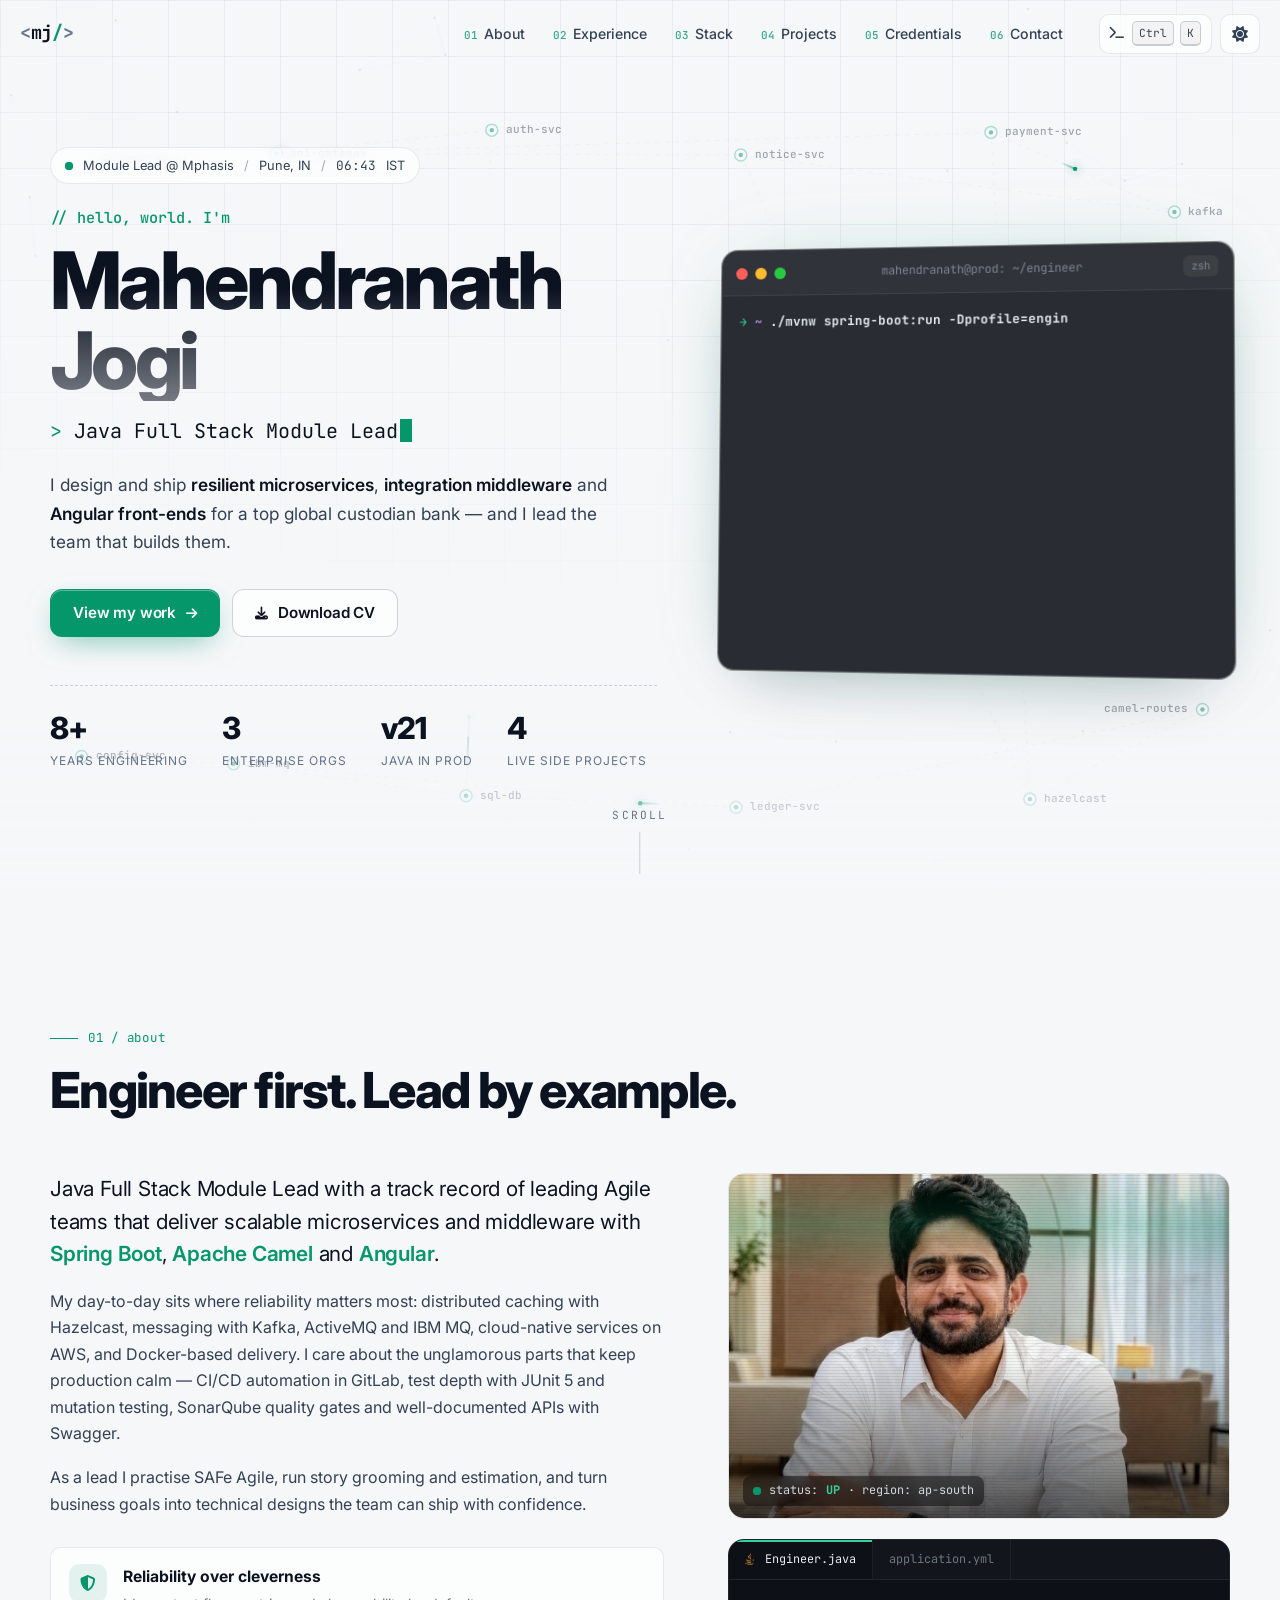
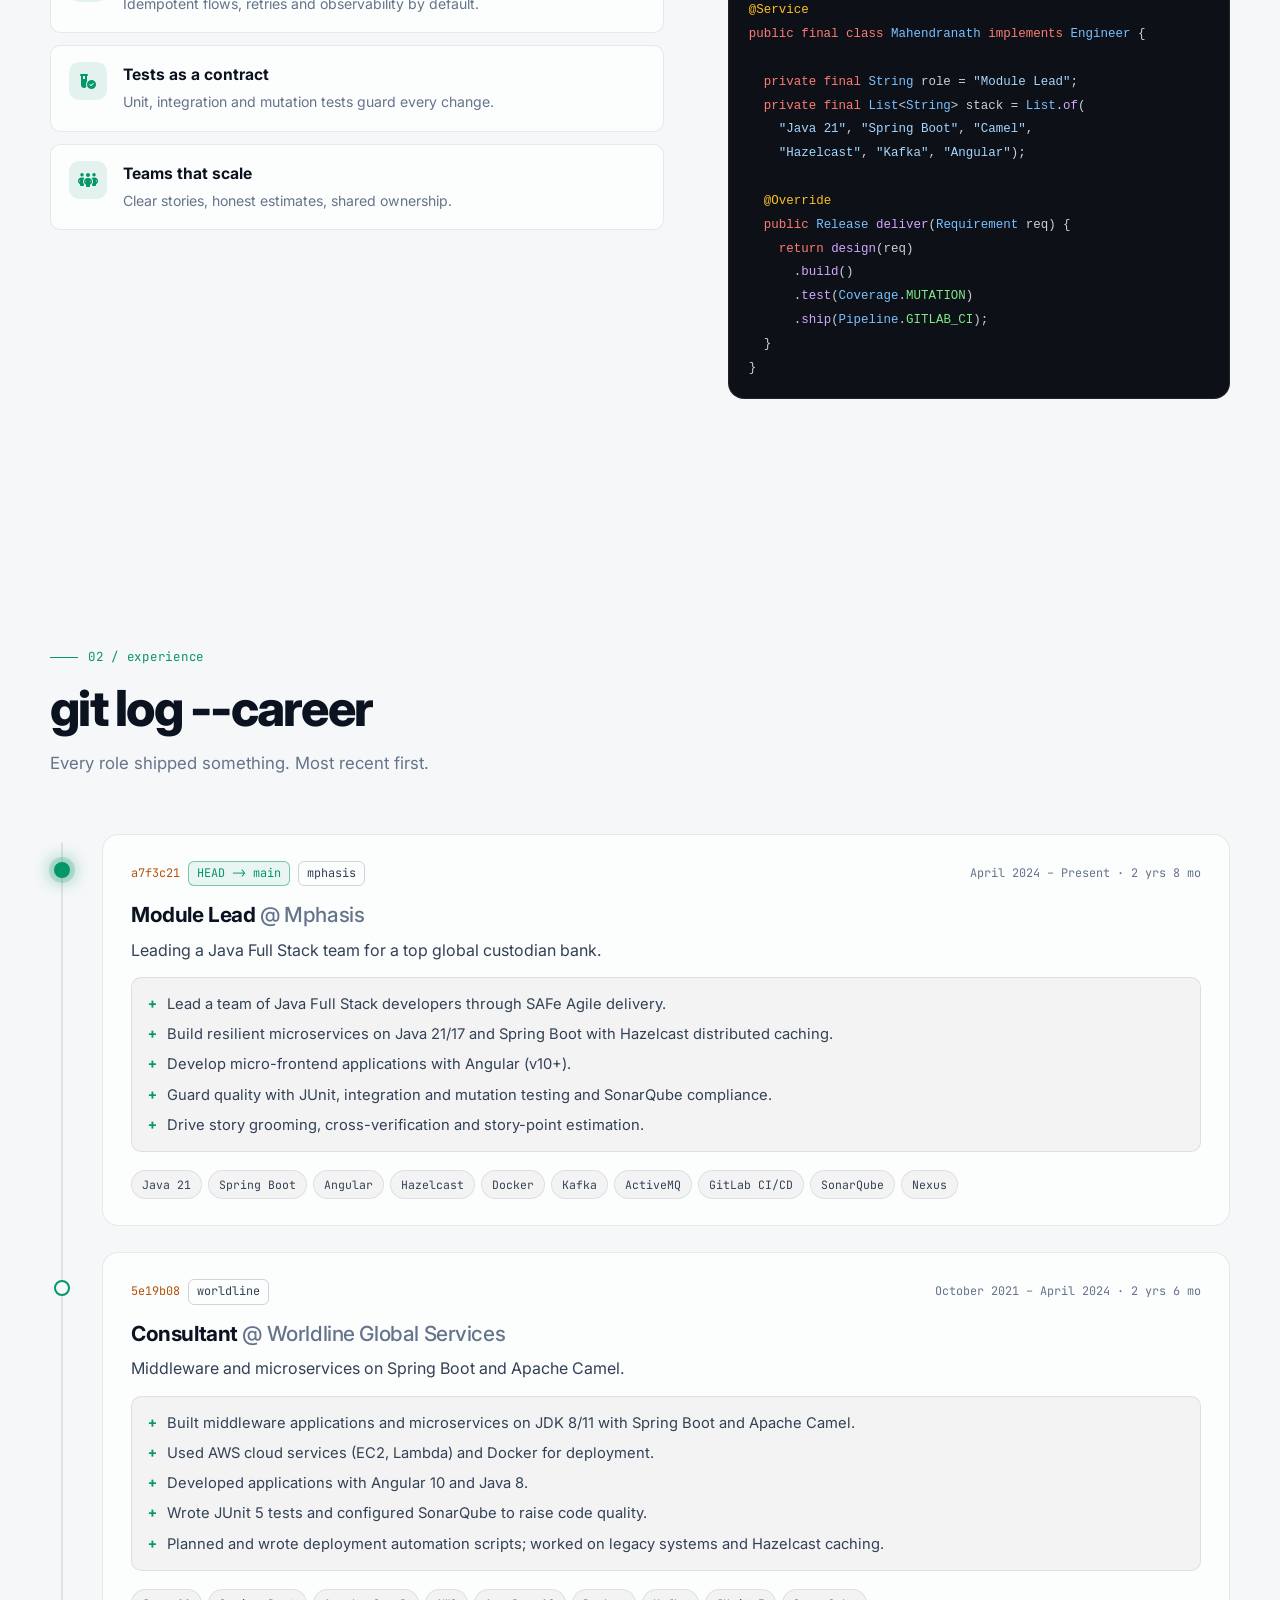
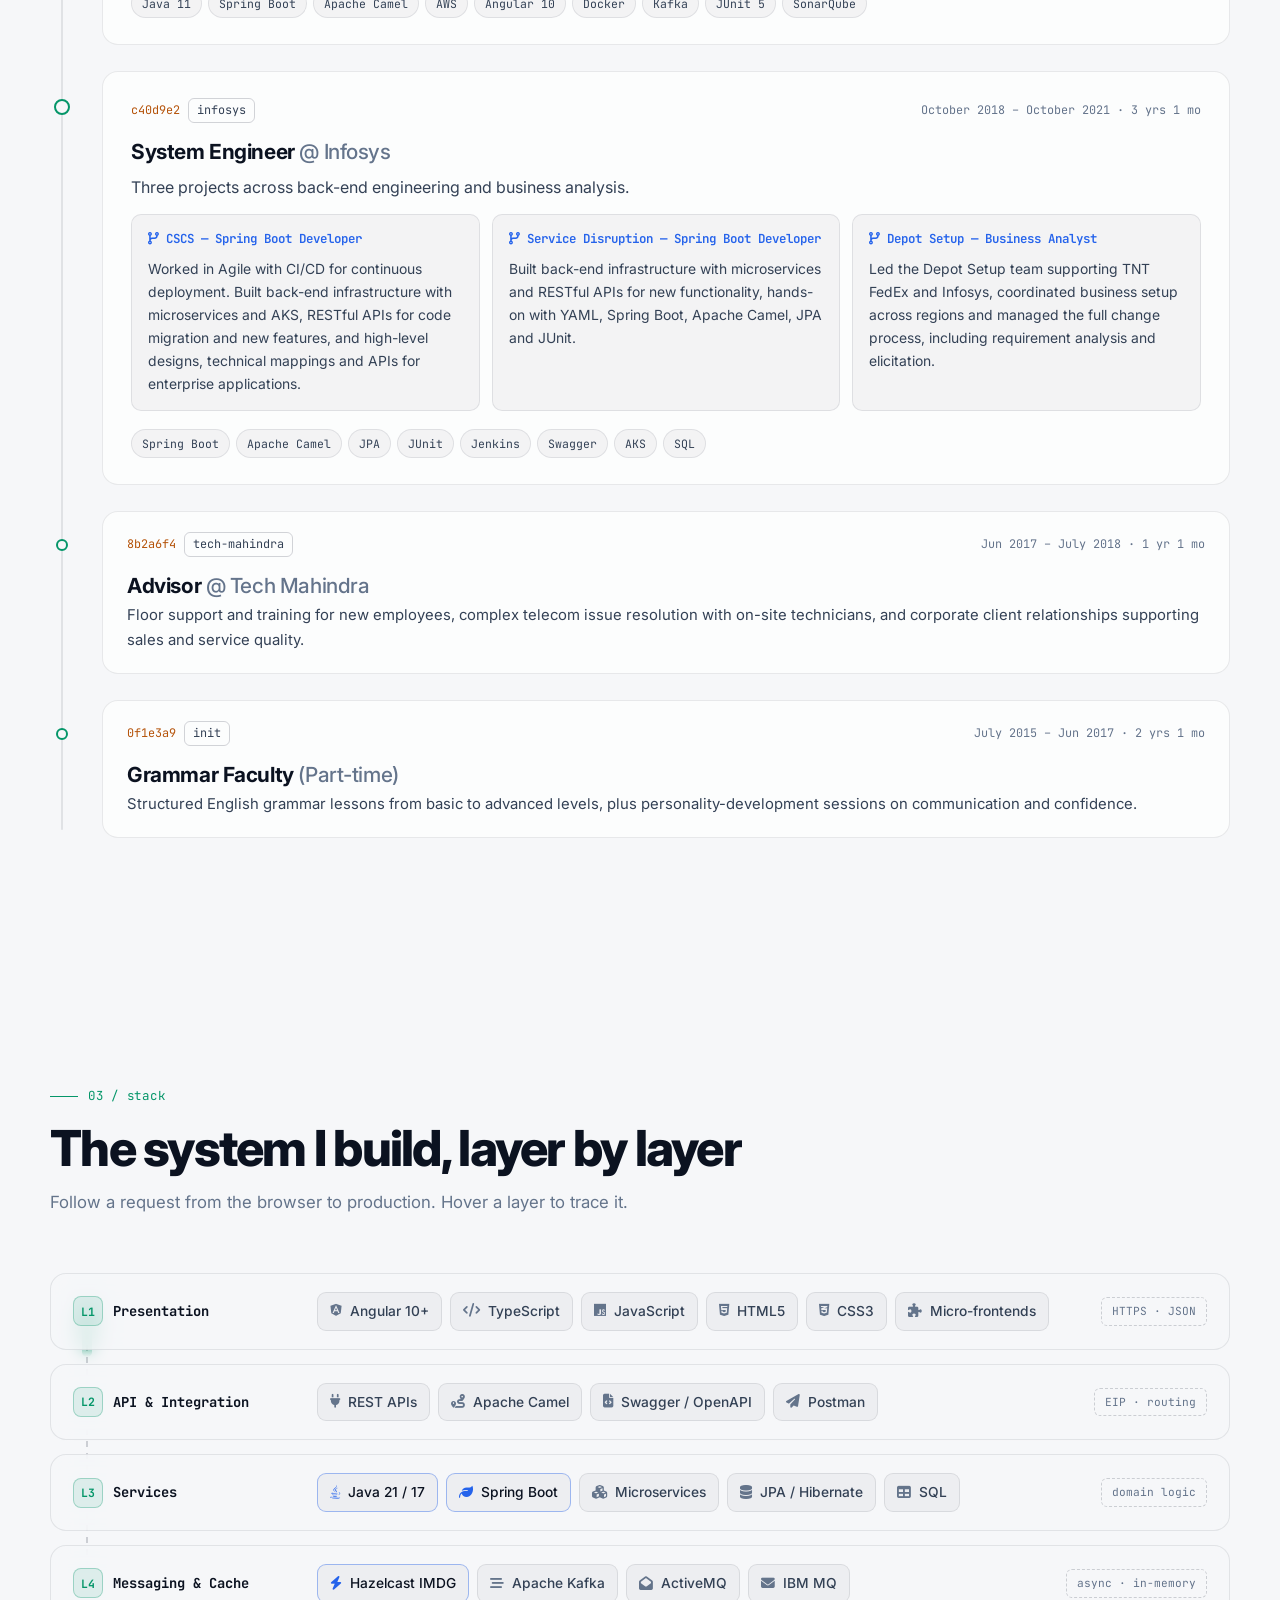
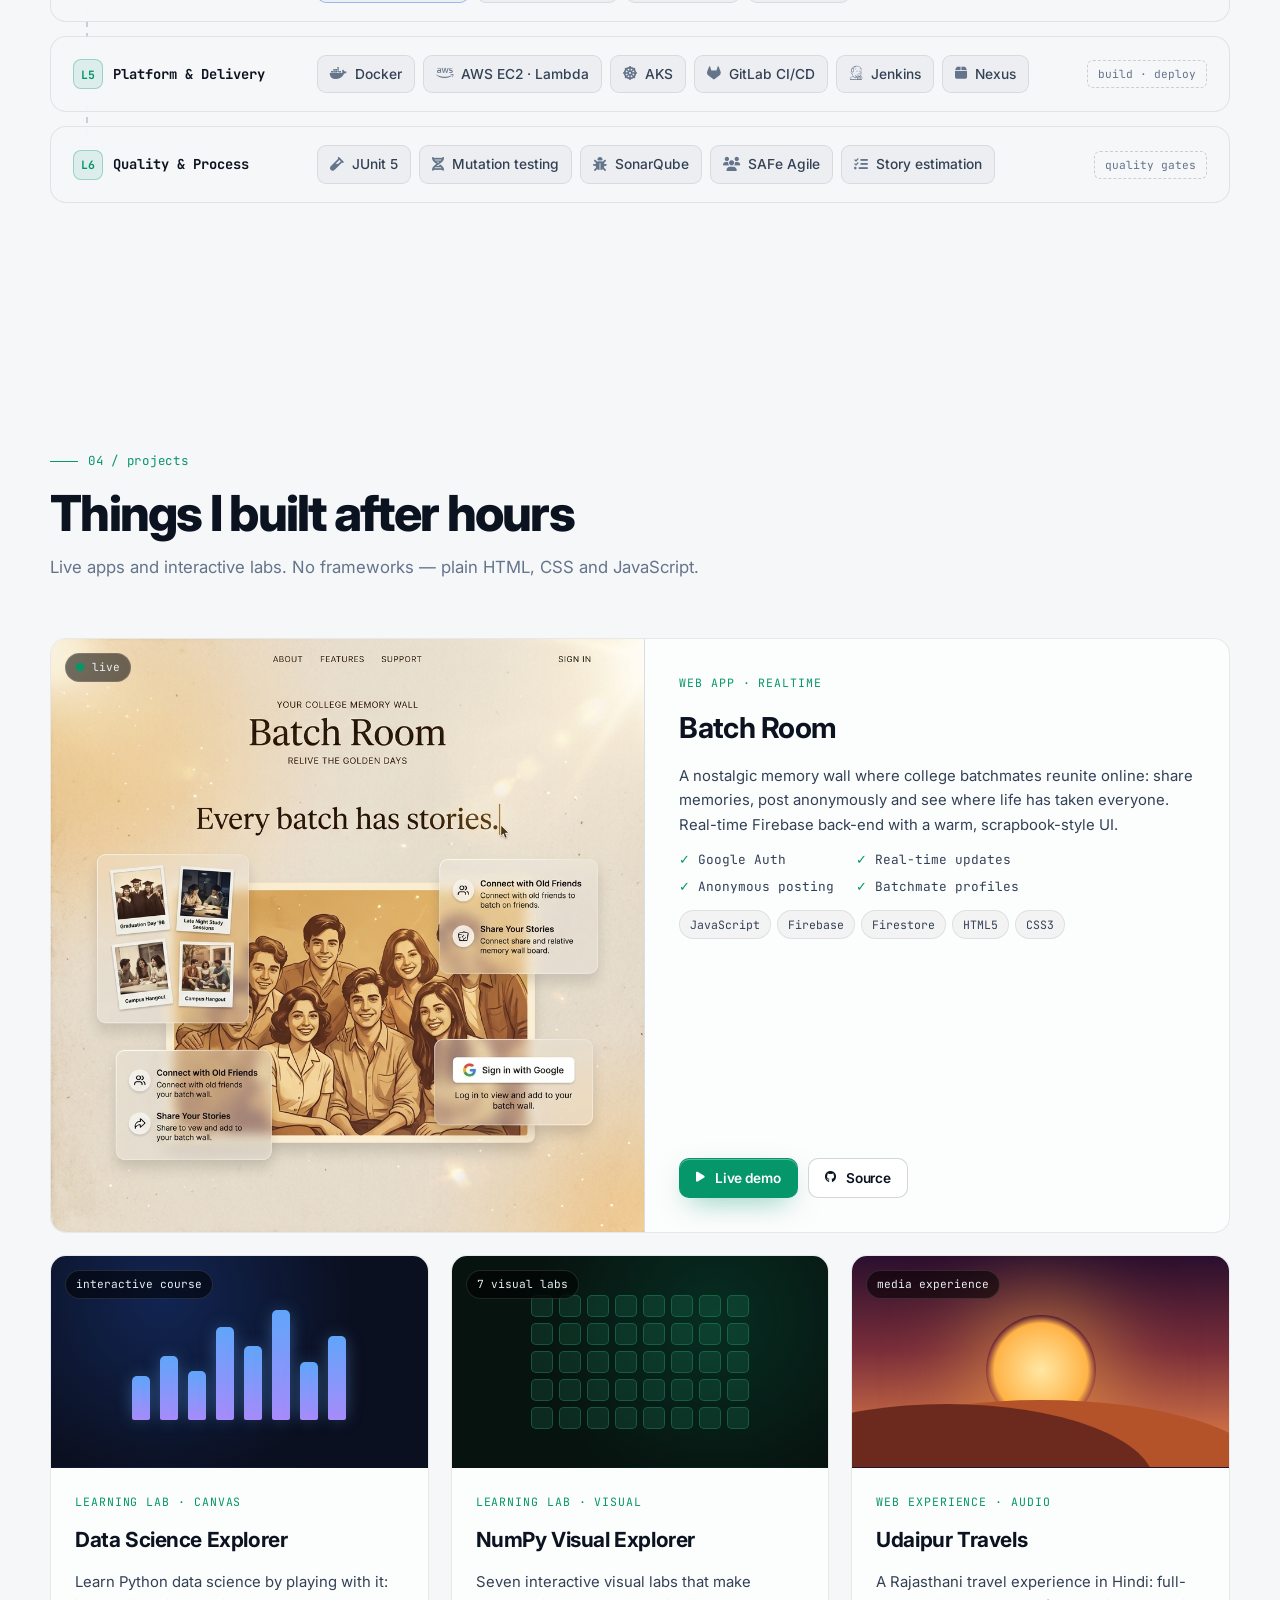
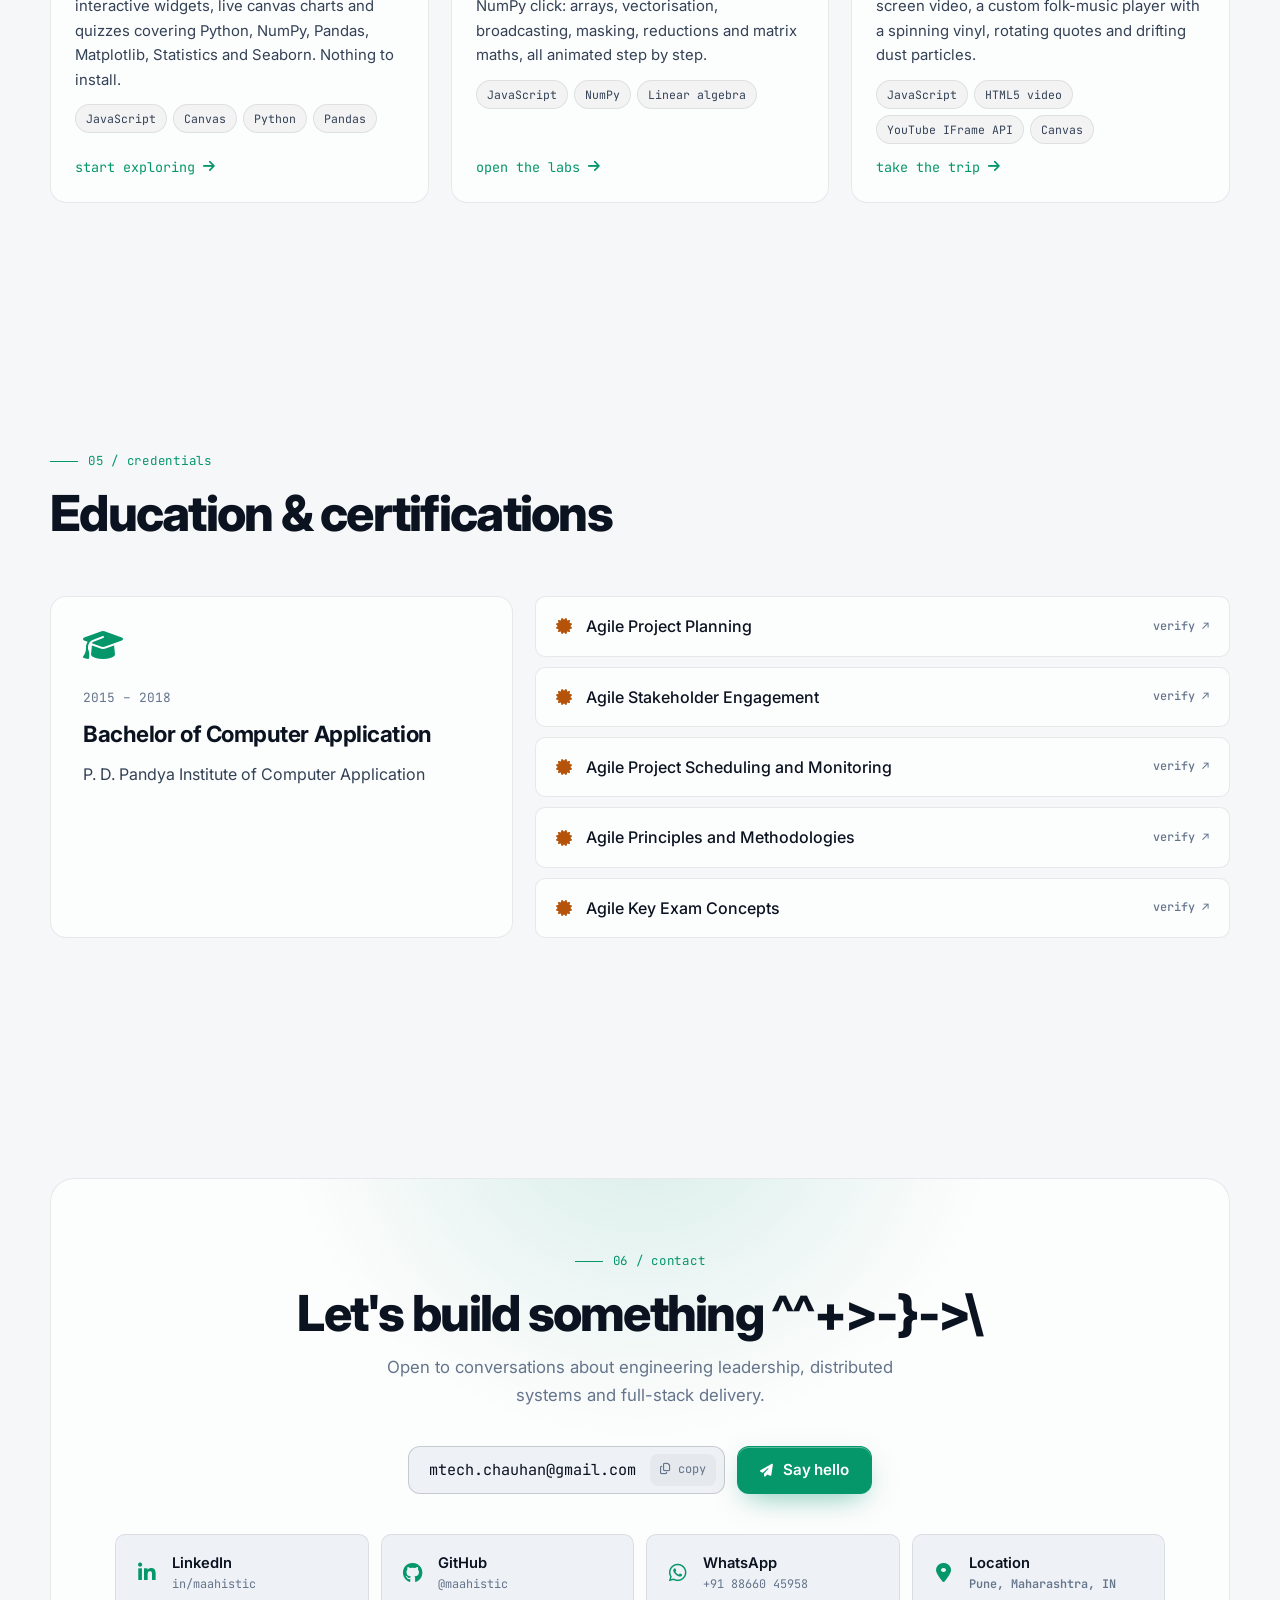
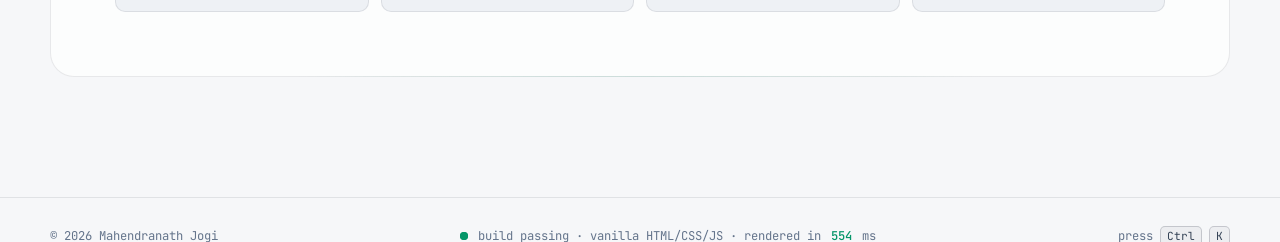
<file: index.html>
<!DOCTYPE html>
<html lang="en">
<head>
  <meta charset="UTF-8"/>
  <meta name="viewport" content="width=device-width, initial-scale=1"/>
  <title>Mahendranath Jogi | Java Full Stack Engineer</title>
  <meta name="description" content="Portfolio of Mahendranath Jogi — Java Full Stack Module Lead building Spring Boot microservices, Apache Camel middleware, Hazelcast caching and Angular front-ends."/>
  <meta name="theme-color" content="#07090d"/>
  <!-- Open Graph -->
  <meta property="og:title" content="Mahendranath Jogi | Java Full Stack Engineer"/>
  <meta property="og:description" content="Java Full Stack Module Lead — Spring Boot, Microservices, Apache Camel, Hazelcast, Kafka, Angular, AWS"/>
  <meta property="og:type" content="website"/>
  <meta property="og:url" content="https://maahistic.github.io/"/>
  <meta property="og:image" content="https://maahistic.github.io/assets/resources/profile.jpg"/>
  <meta property="og:image:alt" content="Mahendranath Jogi — Java Full Stack Engineer"/>
  <!-- Twitter Card -->
  <meta name="twitter:card" content="summary"/>
  <meta name="twitter:title" content="Mahendranath Jogi | Java Full Stack Engineer"/>
  <meta name="twitter:description" content="Java Full Stack Module Lead — Spring Boot, Microservices, Angular, AWS"/>
  <meta name="twitter:image" content="https://maahistic.github.io/assets/resources/profile.jpg"/>
  <!-- Favicon -->
  <link rel="icon" href="data:image/svg+xml,<svg xmlns='http://www.w3.org/2000/svg' viewBox='0 0 64 64'><rect width='64' height='64' rx='14' fill='%2307090d'/><text x='50%25' y='50%25' dominant-baseline='middle' text-anchor='middle' font-family='monospace' font-weight='700' font-size='30' fill='%2334d399'>mj</text></svg>"/>
  <!-- Preconnect -->
  <link rel="preconnect" href="https://fonts.googleapis.com"/>
  <link rel="preconnect" href="https://fonts.gstatic.com" crossorigin/>
  <link rel="preconnect" href="https://cdnjs.cloudflare.com" crossorigin/>
  <!-- Fonts & Icons -->
  <link href="https://fonts.googleapis.com/css2?family=Inter:wght@400;500;600;700;800&family=JetBrains+Mono:wght@400;500;700&display=swap" rel="stylesheet"/>
  <link href="https://cdnjs.cloudflare.com/ajax/libs/font-awesome/6.5.1/css/all.min.css" rel="stylesheet"/>
  <!-- Styles -->
  <link rel="stylesheet" href="assets/styles/styles.css"/>
  <!-- Apply saved theme before paint to avoid a flash -->
  <script>
    (function () {
      var saved = localStorage.getItem('portfolio-theme');
      var light = saved ? saved === 'light-theme' : window.matchMedia('(prefers-color-scheme: light)').matches;
      document.documentElement.dataset.theme = light ? 'light' : 'dark';
    })();
  </script>
  <!-- Google Analytics -->
  <script async src="https://www.googletagmanager.com/gtag/js?id=G-W58QDHM8Q0"></script>
  <script>
    window.dataLayer = window.dataLayer || [];
    function gtag(){dataLayer.push(arguments);}
    gtag('js', new Date());
    gtag('config', 'G-W58QDHM8Q0');
  </script>
  <!-- JSON-LD Structured Data -->
  <script type="application/ld+json">
  {
    "@context": "https://schema.org",
    "@type": "Person",
    "name": "Mahendranath Jogi",
    "url": "https://maahistic.github.io/",
    "image": "https://maahistic.github.io/assets/resources/profile.jpg",
    "jobTitle": "Java Full Stack Module Lead",
    "worksFor": {
      "@type": "Organization",
      "name": "Mphasis"
    },
    "knowsAbout": ["Java", "Spring Boot", "Microservices", "Apache Camel", "Hazelcast", "Angular", "AWS", "Docker", "Kafka"],
    "sameAs": [
      "https://www.linkedin.com/in/maahistic",
      "https://github.com/maahistic"
    ],
    "email": "mtech.chauhan@gmail.com",
    "address": {
      "@type": "PostalAddress",
      "addressLocality": "Pune",
      "addressRegion": "Maharashtra",
      "addressCountry": "IN"
    }
  }
  </script>
</head>
<body>

<a href="#about" class="skip-link">Skip to main content</a>

<div class="scroll-progress" aria-hidden="true"><span></span></div>
<div class="cursor-glow" aria-hidden="true"></div>

<!-- ========== NAVBAR ========== -->
<header class="nav" role="banner">
  <nav class="nav-inner" aria-label="Main navigation">
    <a href="#top" class="brand" aria-label="Mahendranath Jogi — home">
      <span class="brand-bracket">&lt;</span>mj<span class="brand-slash">/</span><span class="brand-bracket">&gt;</span>
    </a>
    <ul class="nav-links">
      <li><a href="#about"><span class="nav-idx">01</span>About</a></li>
      <li><a href="#experience"><span class="nav-idx">02</span>Experience</a></li>
      <li><a href="#stack"><span class="nav-idx">03</span>Stack</a></li>
      <li><a href="#projects"><span class="nav-idx">04</span>Projects</a></li>
      <li><a href="#credentials"><span class="nav-idx">05</span>Credentials</a></li>
      <li><a href="#contact"><span class="nav-idx">06</span>Contact</a></li>
    </ul>
    <div class="nav-actions">
      <button class="kbd-btn" type="button" data-open-palette aria-label="Open command palette">
        <i class="fas fa-terminal" aria-hidden="true"></i><kbd>Ctrl</kbd><kbd>K</kbd>
      </button>
      <button class="icon-btn" type="button" data-theme-toggle aria-label="Toggle light/dark theme">
        <i class="fas fa-moon" aria-hidden="true"></i>
      </button>
      <button class="icon-btn hamburger" type="button" aria-label="Open menu" aria-expanded="false">
        <span></span><span></span>
      </button>
    </div>
  </nav>
</header>

<main id="top">

<!-- ========== HERO ========== -->
<section class="hero" id="hero" aria-label="Introduction">
  <canvas class="topology" aria-hidden="true"></canvas>
  <div class="hero-grid container">
    <div class="hero-copy">
      <div class="status-pill">
        <span class="pulse-dot" aria-hidden="true"></span>
        <span class="pill-role">Module Lead @ Mphasis</span>
        <span class="sep pill-role" aria-hidden="true">/</span>
        <span>Pune, IN</span>
        <span class="sep" aria-hidden="true">/</span>
        <span class="mono" id="local-time" aria-label="Local time in Pune">--:--</span> IST
      </div>
      <h1 class="hero-title">
        <span class="hero-hello mono">// hello, world. I'm</span>
        <span class="hero-name" data-scramble>Mahendranath Jogi</span>
      </h1>
      <p class="hero-role mono">
        <span class="prompt">&gt;</span> <span id="typed-text"></span><span class="caret" aria-hidden="true"></span>
      </p>
      <p class="hero-desc">
        I design and ship <strong>resilient microservices</strong>, <strong>integration middleware</strong> and
        <strong>Angular front-ends</strong> for a top global custodian bank — and I lead the team that builds them.
      </p>
      <div class="hero-cta">
        <a href="#projects" class="btn btn-primary magnetic">
          <span>View my work</span><i class="fas fa-arrow-right" aria-hidden="true"></i>
        </a>
        <a href="assets/resources/CV_Mahendranath.pdf" download class="btn btn-ghost magnetic">
          <i class="fas fa-download" aria-hidden="true"></i><span>Download CV</span>
        </a>
      </div>
      <dl class="hero-stats">
        <div class="stat">
          <dt>Years engineering</dt>
          <dd><span data-count-years="2018-10-01">0</span>+</dd>
        </div>
        <div class="stat">
          <dt>Enterprise orgs</dt>
          <dd><span data-count="3">0</span></dd>
        </div>
        <div class="stat">
          <dt>Java in prod</dt>
          <dd>v<span data-count="21">0</span></dd>
        </div>
        <div class="stat">
          <dt>Live side projects</dt>
          <dd><span data-count="4">0</span></dd>
        </div>
      </dl>
    </div>

    <div class="terminal reveal" role="region" aria-label="Interactive terminal">
      <div class="term-bar">
        <span class="dot red"></span><span class="dot amber"></span><span class="dot green"></span>
        <span class="term-title mono">mahendranath@prod: ~/engineer</span>
        <span class="term-badge mono">zsh</span>
      </div>
      <div class="term-body mono" tabindex="0">
        <div class="term-output" aria-live="polite"></div>
        <form class="term-input" autocomplete="off">
          <label for="term-cmd" class="prompt-label"><span class="ps1-user">guest</span><span class="ps1-at">@</span><span class="ps1-host">mj</span> <span class="ps1-path">~</span> $</label>
          <input id="term-cmd" type="text" spellcheck="false" placeholder="type 'help'" aria-label="Terminal command"/>
        </form>
      </div>
    </div>
  </div>
  <a href="#about" class="scroll-hint mono" aria-label="Scroll to about section">
    <span>scroll</span><span class="scroll-line" aria-hidden="true"></span>
  </a>
</section>

<!-- ========== ABOUT ========== -->
<section class="section" id="about">
  <div class="container">
    <header class="section-head reveal">
      <span class="section-idx mono">01 / about</span>
      <h2 data-scramble>Engineer first. Lead by example.</h2>
    </header>
    <div class="about-grid">
      <div class="about-text reveal">
        <p class="lead">
          Java Full Stack Module Lead with a track record of leading Agile teams that deliver scalable
          microservices and middleware with <span class="hl">Spring Boot</span>, <span class="hl">Apache Camel</span>
          and <span class="hl">Angular</span>.
        </p>
        <p>
          My day-to-day sits where reliability matters most: distributed caching with Hazelcast, messaging with
          Kafka, ActiveMQ and IBM MQ, cloud-native services on AWS, and Docker-based delivery. I care about the
          unglamorous parts that keep production calm — CI/CD automation in GitLab, test depth with JUnit 5 and
          mutation testing, SonarQube quality gates and well-documented APIs with Swagger.
        </p>
        <p>
          As a lead I practise SAFe Agile, run story grooming and estimation, and turn business goals into
          technical designs the team can ship with confidence.
        </p>
        <ul class="principles">
          <li><i class="fas fa-shield-halved" aria-hidden="true"></i><div><strong>Reliability over cleverness</strong><span>Idempotent flows, retries and observability by default.</span></div></li>
          <li><i class="fas fa-vial-circle-check" aria-hidden="true"></i><div><strong>Tests as a contract</strong><span>Unit, integration and mutation tests guard every change.</span></div></li>
          <li><i class="fas fa-people-group" aria-hidden="true"></i><div><strong>Teams that scale</strong><span>Clear stories, honest estimates, shared ownership.</span></div></li>
        </ul>
      </div>

      <div class="about-side reveal">
        <figure class="portrait">
          <img src="assets/resources/profile.jpg" alt="Portrait of Mahendranath Jogi" width="420" height="420" loading="lazy"/>
          <span class="portrait-scan" aria-hidden="true"></span>
          <figcaption class="mono"><span class="pulse-dot" aria-hidden="true"></span> status: <b>UP</b> · region: ap-south</figcaption>
        </figure>
        <div class="code-card" aria-label="Profile written as Java code">
          <div class="code-tabs mono"><span class="tab active"><i class="fab fa-java" aria-hidden="true"></i> Engineer.java</span><span class="tab">application.yml</span></div>
<pre class="code mono"><code><span class="c-ann">@Service</span>
<span class="c-kw">public final class</span> <span class="c-type">Mahendranath</span> <span class="c-kw">implements</span> <span class="c-type">Engineer</span> {

  <span class="c-kw">private final</span> <span class="c-type">String</span> role = <span class="c-str">"Module Lead"</span>;
  <span class="c-kw">private final</span> <span class="c-type">List</span>&lt;<span class="c-type">String</span>&gt; stack = <span class="c-type">List</span>.<span class="c-fn">of</span>(
    <span class="c-str">"Java 21"</span>, <span class="c-str">"Spring Boot"</span>, <span class="c-str">"Camel"</span>,
    <span class="c-str">"Hazelcast"</span>, <span class="c-str">"Kafka"</span>, <span class="c-str">"Angular"</span>);

  <span class="c-ann">@Override</span>
  <span class="c-kw">public</span> <span class="c-type">Release</span> <span class="c-fn">deliver</span>(<span class="c-type">Requirement</span> req) {
    <span class="c-kw">return</span> <span class="c-fn">design</span>(req)
      .<span class="c-fn">build</span>()
      .<span class="c-fn">test</span>(<span class="c-type">Coverage</span>.<span class="c-const">MUTATION</span>)
      .<span class="c-fn">ship</span>(<span class="c-type">Pipeline</span>.<span class="c-const">GITLAB_CI</span>);
  }
}</code></pre>
        </div>
      </div>
    </div>
  </div>
</section>

<!-- ========== EXPERIENCE ========== -->
<section class="section" id="experience">
  <div class="container">
    <header class="section-head reveal">
      <span class="section-idx mono">02 / experience</span>
      <h2 data-scramble>git log --career</h2>
      <p class="section-sub">Every role shipped something. Most recent first.</p>
    </header>

    <div class="gitlog-wrap">
      <span class="gitlog-rail" aria-hidden="true"><span class="gitlog-fill"></span></span>
      <ol class="gitlog">

        <li class="commit reveal">
          <span class="commit-node head" aria-hidden="true"></span>
          <article class="commit-card spotlight">
            <div class="commit-meta mono">
              <span class="hash">a7f3c21</span>
              <span class="ref ref-head">HEAD -&gt; main</span>
              <span class="ref">mphasis</span>
              <span class="commit-date" id="mphasis-duration">April 2024 – Present</span>
            </div>
            <h3>Module Lead <span class="at">@ Mphasis</span></h3>
            <p class="commit-msg">Leading a Java Full Stack team for a top global custodian bank.</p>
            <ul class="diff">
              <li><span class="plus">+</span> Lead a team of Java Full Stack developers through SAFe Agile delivery.</li>
              <li><span class="plus">+</span> Build resilient microservices on Java 21/17 and Spring Boot with Hazelcast distributed caching.</li>
              <li><span class="plus">+</span> Develop micro-frontend applications with Angular (v10+).</li>
              <li><span class="plus">+</span> Guard quality with JUnit, integration and mutation testing and SonarQube compliance.</li>
              <li><span class="plus">+</span> Drive story grooming, cross-verification and story-point estimation.</li>
            </ul>
            <div class="chips">
              <span>Java 21</span><span>Spring Boot</span><span>Angular</span><span>Hazelcast</span><span>Docker</span>
              <span>Kafka</span><span>ActiveMQ</span><span>GitLab CI/CD</span><span>SonarQube</span><span>Nexus</span>
            </div>
          </article>
        </li>

        <li class="commit reveal">
          <span class="commit-node" aria-hidden="true"></span>
          <article class="commit-card spotlight">
            <div class="commit-meta mono">
              <span class="hash">5e19b08</span>
              <span class="ref">worldline</span>
              <span class="commit-date" id="worldline-duration">October 2021 – April 2024</span>
            </div>
            <h3>Consultant <span class="at">@ Worldline Global Services</span></h3>
            <p class="commit-msg">Middleware and microservices on Spring Boot and Apache Camel.</p>
            <ul class="diff">
              <li><span class="plus">+</span> Built middleware applications and microservices on JDK 8/11 with Spring Boot and Apache Camel.</li>
              <li><span class="plus">+</span> Used AWS cloud services (EC2, Lambda) and Docker for deployment.</li>
              <li><span class="plus">+</span> Developed applications with Angular 10 and Java 8.</li>
              <li><span class="plus">+</span> Wrote JUnit 5 tests and configured SonarQube to raise code quality.</li>
              <li><span class="plus">+</span> Planned and wrote deployment automation scripts; worked on legacy systems and Hazelcast caching.</li>
            </ul>
            <div class="chips">
              <span>Java 11</span><span>Spring Boot</span><span>Apache Camel</span><span>AWS</span><span>Angular 10</span>
              <span>Docker</span><span>Kafka</span><span>JUnit 5</span><span>SonarQube</span>
            </div>
          </article>
        </li>

        <li class="commit reveal">
          <span class="commit-node" aria-hidden="true"></span>
          <article class="commit-card spotlight">
            <div class="commit-meta mono">
              <span class="hash">c40d9e2</span>
              <span class="ref">infosys</span>
              <span class="commit-date">October 2018 – October 2021 · 3 yrs 1 mo</span>
            </div>
            <h3>System Engineer <span class="at">@ Infosys</span></h3>
            <p class="commit-msg">Three projects across back-end engineering and business analysis.</p>
            <div class="subprojects">
              <div>
                <h4 class="mono"><i class="fas fa-code-branch" aria-hidden="true"></i> CSCS — Spring Boot Developer</h4>
                <p>Worked in Agile with CI/CD for continuous deployment. Built back-end infrastructure with microservices and AKS, RESTful APIs for code migration and new features, and high-level designs, technical mappings and APIs for enterprise applications.</p>
              </div>
              <div>
                <h4 class="mono"><i class="fas fa-code-branch" aria-hidden="true"></i> Service Disruption — Spring Boot Developer</h4>
                <p>Built back-end infrastructure with microservices and RESTful APIs for new functionality, hands-on with YAML, Spring Boot, Apache Camel, JPA and JUnit.</p>
              </div>
              <div>
                <h4 class="mono"><i class="fas fa-code-branch" aria-hidden="true"></i> Depot Setup — Business Analyst</h4>
                <p>Led the Depot Setup team supporting TNT FedEx and Infosys, coordinated business setup across regions and managed the full change process, including requirement analysis and elicitation.</p>
              </div>
            </div>
            <div class="chips">
              <span>Spring Boot</span><span>Apache Camel</span><span>JPA</span><span>JUnit</span><span>Jenkins</span>
              <span>Swagger</span><span>AKS</span><span>SQL</span>
            </div>
          </article>
        </li>

        <li class="commit reveal">
          <span class="commit-node minor" aria-hidden="true"></span>
          <article class="commit-card spotlight compact">
            <div class="commit-meta mono">
              <span class="hash">8b2a6f4</span>
              <span class="ref">tech-mahindra</span>
              <span class="commit-date">Jun 2017 – July 2018 · 1 yr 1 mo</span>
            </div>
            <h3>Advisor <span class="at">@ Tech Mahindra</span></h3>
            <p>Floor support and training for new employees, complex telecom issue resolution with on-site technicians, and corporate client relationships supporting sales and service quality.</p>
          </article>
        </li>

        <li class="commit reveal">
          <span class="commit-node minor" aria-hidden="true"></span>
          <article class="commit-card spotlight compact">
            <div class="commit-meta mono">
              <span class="hash">0f1e3a9</span>
              <span class="ref">init</span>
              <span class="commit-date">July 2015 – Jun 2017 · 2 yrs 1 mo</span>
            </div>
            <h3>Grammar Faculty <span class="at">(Part-time)</span></h3>
            <p>Structured English grammar lessons from basic to advanced levels, plus personality-development sessions on communication and confidence.</p>
          </article>
        </li>
      </ol>
    </div>
  </div>
</section>

<!-- ========== STACK / ARCHITECTURE ========== -->
<section class="section" id="stack">
  <div class="container">
    <header class="section-head reveal">
      <span class="section-idx mono">03 / stack</span>
      <h2 data-scramble>The system I build, layer by layer</h2>
      <p class="section-sub">Follow a request from the browser to production. Hover a layer to trace it.</p>
    </header>

    <div class="arch">
      <div class="arch-flow" aria-hidden="true"><span class="arch-pulse"></span></div>

      <div class="layer reveal" data-layer="client">
        <div class="layer-label mono"><span class="layer-no">L1</span> Presentation</div>
        <div class="layer-body">
          <span class="node"><i class="fab fa-angular"></i> Angular 10+</span>
          <span class="node"><i class="fas fa-code"></i> TypeScript</span>
          <span class="node"><i class="fab fa-js"></i> JavaScript</span>
          <span class="node"><i class="fab fa-html5"></i> HTML5</span>
          <span class="node"><i class="fab fa-css3-alt"></i> CSS3</span>
          <span class="node"><i class="fas fa-puzzle-piece"></i> Micro-frontends</span>
        </div>
        <span class="layer-proto mono">HTTPS · JSON</span>
      </div>

      <div class="layer reveal" data-layer="api">
        <div class="layer-label mono"><span class="layer-no">L2</span> API &amp; Integration</div>
        <div class="layer-body">
          <span class="node"><i class="fas fa-plug"></i> REST APIs</span>
          <span class="node"><i class="fas fa-route"></i> Apache Camel</span>
          <span class="node"><i class="fas fa-file-code"></i> Swagger / OpenAPI</span>
          <span class="node"><i class="fas fa-paper-plane"></i> Postman</span>
        </div>
        <span class="layer-proto mono">EIP · routing</span>
      </div>

      <div class="layer reveal" data-layer="service">
        <div class="layer-label mono"><span class="layer-no">L3</span> Services</div>
        <div class="layer-body">
          <span class="node primary"><i class="fab fa-java"></i> Java 21 / 17</span>
          <span class="node primary"><i class="fas fa-leaf"></i> Spring Boot</span>
          <span class="node"><i class="fas fa-cubes"></i> Microservices</span>
          <span class="node"><i class="fas fa-database"></i> JPA / Hibernate</span>
          <span class="node"><i class="fas fa-table"></i> SQL</span>
        </div>
        <span class="layer-proto mono">domain logic</span>
      </div>

      <div class="layer reveal" data-layer="data">
        <div class="layer-label mono"><span class="layer-no">L4</span> Messaging &amp; Cache</div>
        <div class="layer-body">
          <span class="node primary"><i class="fas fa-bolt"></i> Hazelcast IMDG</span>
          <span class="node"><i class="fas fa-stream"></i> Apache Kafka</span>
          <span class="node"><i class="fas fa-envelope-open"></i> ActiveMQ</span>
          <span class="node"><i class="fas fa-envelope"></i> IBM MQ</span>
        </div>
        <span class="layer-proto mono">async · in-memory</span>
      </div>

      <div class="layer reveal" data-layer="infra">
        <div class="layer-label mono"><span class="layer-no">L5</span> Platform &amp; Delivery</div>
        <div class="layer-body">
          <span class="node"><i class="fab fa-docker"></i> Docker</span>
          <span class="node"><i class="fab fa-aws"></i> AWS EC2 · Lambda</span>
          <span class="node"><i class="fas fa-dharmachakra"></i> AKS</span>
          <span class="node"><i class="fab fa-gitlab"></i> GitLab CI/CD</span>
          <span class="node"><i class="fab fa-jenkins"></i> Jenkins</span>
          <span class="node"><i class="fas fa-box"></i> Nexus</span>
        </div>
        <span class="layer-proto mono">build · deploy</span>
      </div>

      <div class="layer reveal" data-layer="quality">
        <div class="layer-label mono"><span class="layer-no">L6</span> Quality &amp; Process</div>
        <div class="layer-body">
          <span class="node"><i class="fas fa-vial"></i> JUnit 5</span>
          <span class="node"><i class="fas fa-dna"></i> Mutation testing</span>
          <span class="node"><i class="fas fa-bug"></i> SonarQube</span>
          <span class="node"><i class="fas fa-users"></i> SAFe Agile</span>
          <span class="node"><i class="fas fa-list-check"></i> Story estimation</span>
        </div>
        <span class="layer-proto mono">quality gates</span>
      </div>
    </div>
  </div>
</section>

<!-- ========== PROJECTS ========== -->
<section class="section" id="projects">
  <div class="container">
    <header class="section-head reveal">
      <span class="section-idx mono">04 / projects</span>
      <h2 data-scramble>Things I built after hours</h2>
      <p class="section-sub">Live apps and interactive labs. No frameworks — plain HTML, CSS and JavaScript.</p>
    </header>

    <div class="projects">
      <article class="project featured spotlight tilt reveal">
        <a class="project-visual" href="batchroom/index.html" target="_blank" rel="noopener noreferrer" aria-label="Open Batch Room">
          <img src="assets/resources/batchroom-preview.png" alt="Batch Room — college memory wall app" loading="lazy" width="640" height="360"/>
          <span class="visual-chip mono"><span class="pulse-dot" aria-hidden="true"></span> live</span>
        </a>
        <div class="project-body">
          <div class="project-kind mono">web app · realtime</div>
          <h3>Batch Room</h3>
          <p>A nostalgic memory wall where college batchmates reunite online: share memories, post anonymously and see where life has taken everyone. Real-time Firebase back-end with a warm, scrapbook-style UI.</p>
          <ul class="features mono">
            <li>Google Auth</li><li>Real-time updates</li><li>Anonymous posting</li><li>Batchmate profiles</li>
          </ul>
          <div class="chips"><span>JavaScript</span><span>Firebase</span><span>Firestore</span><span>HTML5</span><span>CSS3</span></div>
          <div class="project-links">
            <a href="batchroom/index.html" class="btn btn-primary btn-sm" target="_blank" rel="noopener noreferrer"><i class="fas fa-play" aria-hidden="true"></i><span>Live demo</span></a>
            <a href="https://github.com/maahistic" class="btn btn-ghost btn-sm" target="_blank" rel="noopener noreferrer"><i class="fab fa-github" aria-hidden="true"></i><span>Source</span></a>
          </div>
        </div>
      </article>

      <article class="project spotlight tilt reveal">
        <a class="project-visual gen gen-charts" href="tutorials/datascience/index.html" aria-label="Open Data Science Explorer">
          <span class="bars" aria-hidden="true"><i></i><i></i><i></i><i></i><i></i><i></i><i></i><i></i></span>
          <span class="visual-chip mono">interactive course</span>
        </a>
        <div class="project-body">
          <div class="project-kind mono">learning lab · canvas</div>
          <h3>Data Science Explorer</h3>
          <p>Learn Python data science by playing with it: interactive widgets, live canvas charts and quizzes covering Python, NumPy, Pandas, Matplotlib, Statistics and Seaborn. Nothing to install.</p>
          <div class="chips"><span>JavaScript</span><span>Canvas</span><span>Python</span><span>Pandas</span></div>
          <a href="tutorials/datascience/index.html" class="link-arrow mono">start exploring <i class="fas fa-arrow-right" aria-hidden="true"></i></a>
        </div>
      </article>

      <article class="project spotlight tilt reveal">
        <a class="project-visual gen gen-matrix" href="tutorials/numpy/index.html" aria-label="Open NumPy Visual Explorer">
          <span class="matrix" aria-hidden="true"></span>
          <span class="visual-chip mono">7 visual labs</span>
        </a>
        <div class="project-body">
          <div class="project-kind mono">learning lab · visual</div>
          <h3>NumPy Visual Explorer</h3>
          <p>Seven interactive visual labs that make NumPy click: arrays, vectorisation, broadcasting, masking, reductions and matrix maths, all animated step by step.</p>
          <div class="chips"><span>JavaScript</span><span>NumPy</span><span>Linear algebra</span></div>
          <a href="tutorials/numpy/index.html" class="link-arrow mono">open the labs <i class="fas fa-arrow-right" aria-hidden="true"></i></a>
        </div>
      </article>

      <article class="project spotlight tilt reveal">
        <a class="project-visual gen gen-dunes" href="udaipur-travels/index.html" target="_blank" rel="noopener noreferrer" aria-label="Open Udaipur Travels">
          <span class="sun" aria-hidden="true"></span>
          <span class="dune d1" aria-hidden="true"></span><span class="dune d2" aria-hidden="true"></span>
          <span class="visual-chip mono">media experience</span>
        </a>
        <div class="project-body">
          <div class="project-kind mono">web experience · audio</div>
          <h3>Udaipur Travels</h3>
          <p>A Rajasthani travel experience in Hindi: full-screen video, a custom folk-music player with a spinning vinyl, rotating quotes and drifting dust particles.</p>
          <div class="chips"><span>JavaScript</span><span>HTML5 video</span><span>YouTube IFrame API</span><span>Canvas</span></div>
          <a href="udaipur-travels/index.html" class="link-arrow mono" target="_blank" rel="noopener noreferrer">take the trip <i class="fas fa-arrow-right" aria-hidden="true"></i></a>
        </div>
      </article>
    </div>
  </div>
</section>

<!-- ========== CREDENTIALS ========== -->
<section class="section" id="credentials">
  <div class="container">
    <header class="section-head reveal">
      <span class="section-idx mono">05 / credentials</span>
      <h2 data-scramble>Education &amp; certifications</h2>
    </header>
    <div class="cred-grid">
      <article class="edu-card spotlight reveal">
        <i class="fas fa-graduation-cap edu-icon" aria-hidden="true"></i>
        <span class="mono edu-years">2015 – 2018</span>
        <h3>Bachelor of Computer Application</h3>
        <p>P. D. Pandya Institute of Computer Application</p>
      </article>
      <ul class="cert-list reveal">
        <li><a href="https://skillsoft.digitalbadges-eu.skillsoft.com/ecf88052-d45c-4ae8-a783-962ba121e550#acc.eA51H7a6" target="_blank" rel="noopener noreferrer"><i class="fas fa-certificate" aria-hidden="true"></i><span>Agile Project Planning</span><span class="mono verify">verify ↗</span></a></li>
        <li><a href="https://skillsoft.digitalbadges-eu.skillsoft.com/78e48211-7ab8-497d-b35c-41dc77fc098b#acc.R7tE6LWH" target="_blank" rel="noopener noreferrer"><i class="fas fa-certificate" aria-hidden="true"></i><span>Agile Stakeholder Engagement</span><span class="mono verify">verify ↗</span></a></li>
        <li><a href="https://skillsoft.digitalbadges-eu.skillsoft.com/53c927de-3352-40bb-a8d8-97ce112d6bc5#acc.n57cTNex" target="_blank" rel="noopener noreferrer"><i class="fas fa-certificate" aria-hidden="true"></i><span>Agile Project Scheduling and Monitoring</span><span class="mono verify">verify ↗</span></a></li>
        <li><a href="https://skillsoft.digitalbadges-eu.skillsoft.com/53c927de-3352-40bb-a8d8-97ce112d6bc5#acc.2Xm3CSLz" target="_blank" rel="noopener noreferrer"><i class="fas fa-certificate" aria-hidden="true"></i><span>Agile Principles and Methodologies</span><span class="mono verify">verify ↗</span></a></li>
        <li><a href="https://skillsoft.digitalbadges-eu.skillsoft.com/4546a0ba-3586-4bdc-87f6-875d72b26f8b#acc.MB6V1dJ0" target="_blank" rel="noopener noreferrer"><i class="fas fa-certificate" aria-hidden="true"></i><span>Agile Key Exam Concepts</span><span class="mono verify">verify ↗</span></a></li>
      </ul>
    </div>
  </div>
</section>

<!-- ========== CONTACT ========== -->
<section class="section" id="contact">
  <div class="container">
    <div class="contact-panel spotlight reveal">
      <span class="section-idx mono">06 / contact</span>
      <h2 data-scramble>Let's build something reliable.</h2>
      <p class="section-sub">Open to conversations about engineering leadership, distributed systems and full-stack delivery.</p>
      <div class="contact-cta">
        <button type="button" class="email-copy mono magnetic" data-copy="mtech.chauhan@gmail.com" aria-label="Copy email address">
          <span class="email-text">mtech.chauhan@gmail.com</span>
          <span class="copy-state"><i class="far fa-copy" aria-hidden="true"></i> copy</span>
        </button>
        <a href="mailto:mtech.chauhan@gmail.com" class="btn btn-primary magnetic"><i class="fas fa-paper-plane" aria-hidden="true"></i><span>Say hello</span></a>
      </div>
      <ul class="contact-links">
        <li><a href="https://www.linkedin.com/in/maahistic" target="_blank" rel="noopener noreferrer"><i class="fab fa-linkedin-in" aria-hidden="true"></i><span>LinkedIn</span><span class="mono">in/maahistic</span></a></li>
        <li><a href="https://github.com/maahistic" target="_blank" rel="noopener noreferrer"><i class="fab fa-github" aria-hidden="true"></i><span>GitHub</span><span class="mono">@maahistic</span></a></li>
        <li><a href="https://wa.me/918866045958" target="_blank" rel="noopener noreferrer"><i class="fab fa-whatsapp" aria-hidden="true"></i><span>WhatsApp</span><span class="mono">+91 88660 45958</span></a></li>
        <li><span class="contact-static"><i class="fas fa-location-dot" aria-hidden="true"></i><span>Location</span><span class="mono">Pune, Maharashtra, IN</span></span></li>
      </ul>
    </div>
  </div>
</section>

</main>

<!-- ========== FOOTER ========== -->
<footer class="footer" role="contentinfo">
  <div class="container footer-inner mono">
    <span>&copy; <span id="footer-year"></span> Mahendranath Jogi</span>
    <span class="footer-build">
      <span class="pulse-dot" aria-hidden="true"></span>
      build passing · vanilla HTML/CSS/JS · rendered in <b id="render-time">--</b> ms
    </span>
    <span class="footer-hint">press <kbd>Ctrl</kbd> <kbd>K</kbd></span>
  </div>
</footer>

<button class="to-top icon-btn" type="button" aria-label="Scroll to top"><i class="fas fa-arrow-up" aria-hidden="true"></i></button>

<!-- ========== COMMAND PALETTE ========== -->
<div class="palette" role="dialog" aria-modal="true" aria-label="Command palette" hidden>
  <div class="palette-backdrop" data-close-palette></div>
  <div class="palette-box">
    <div class="palette-search">
      <i class="fas fa-magnifying-glass" aria-hidden="true"></i>
      <input type="text" placeholder="Jump to a section or run a command…" aria-label="Search commands" spellcheck="false"/>
      <kbd>esc</kbd>
    </div>
    <ul class="palette-list" role="listbox"></ul>
  </div>
</div>

<div class="toast mono" role="status" aria-live="polite"></div>

<script src="assets/scripts/script.js" defer></script>
</body>
</html>
</file>
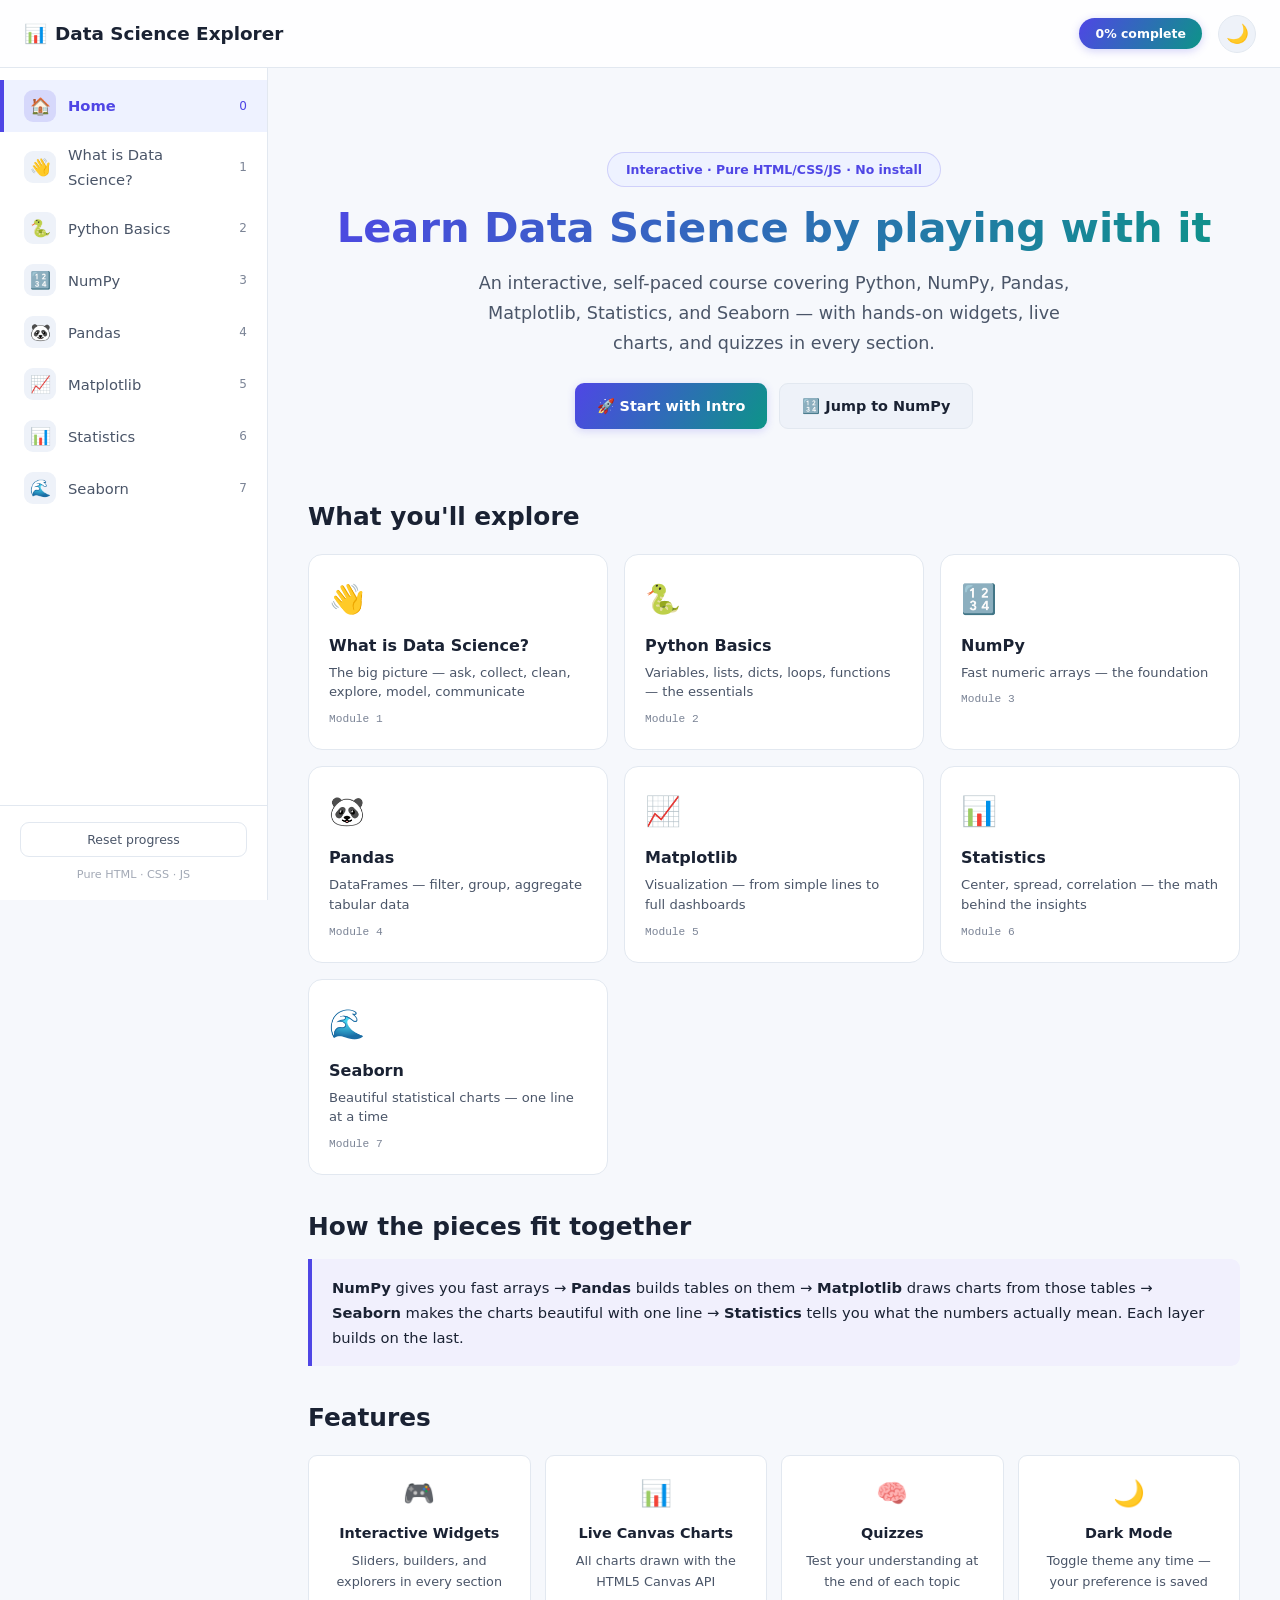
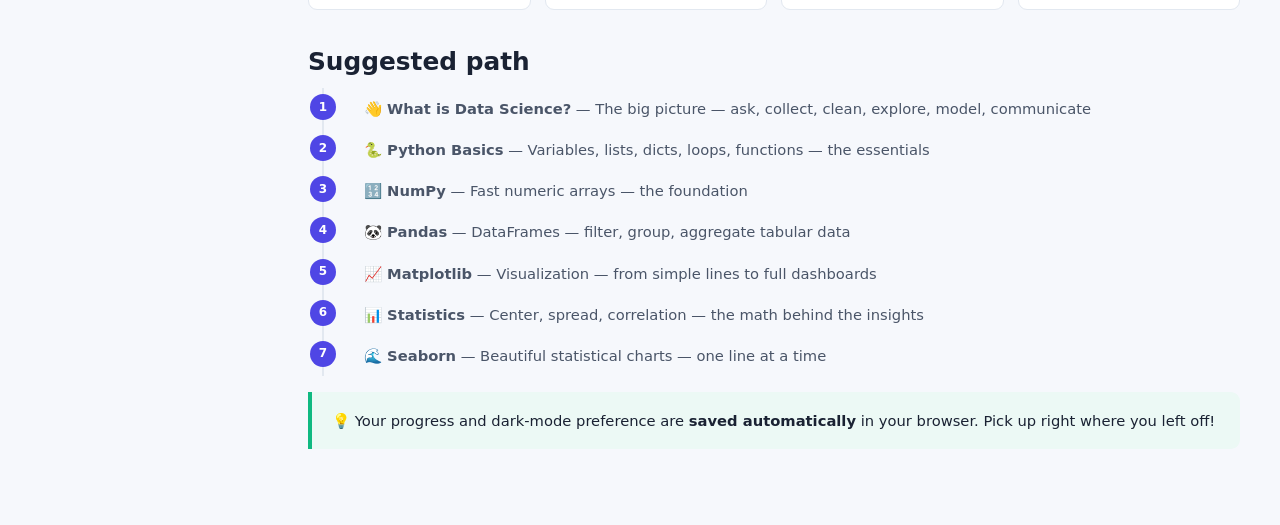
<file: tutorials/datascience/index.html>
<!DOCTYPE html>
<html lang="en">
<head>
  <meta charset="UTF-8"/>
  <meta name="viewport" content="width=device-width, initial-scale=1"/>
  <title>Data Science Explorer</title>
  <meta name="description" content="Interactive educational website teaching Python data science: NumPy, Pandas, Matplotlib, Statistics, and Seaborn with hands-on widgets and quizzes."/>
  <link rel="icon" href="data:image/svg+xml,<svg xmlns='http://www.w3.org/2000/svg' viewBox='0 0 100 100'><text y='.9em' font-size='90'>📊</text></svg>"/>
  <link rel="stylesheet" href="css/styles.css"/>
</head>
<body>

  <!-- Top bar -->
  <header class="topbar">
    <button class="hamburger" id="hamburger" aria-label="Open menu">☰</button>
    <a href="#/home" class="brand">📊 <strong>Data Science Explorer</strong></a>
    <div class="spacer"></div>
    <span class="progress-pill" id="progress-pill">0% complete</span>
    <button class="theme-btn" id="theme-btn" aria-label="Toggle theme">🌙</button>
  </header>

  <!-- Sidebar -->
  <nav class="sidebar" id="sidebar">
    <div class="sidebar-nav"></div>
    <div class="sidebar-footer">
      <button class="reset-btn" id="reset-btn">Reset progress</button>
      <div class="tech-note">Pure HTML · CSS · JS</div>
    </div>
  </nav>

  <!-- Scrim -->
  <div class="scrim" id="scrim"></div>

  <!-- Main content -->
  <div class="main">
    <div class="main-inner" id="app"></div>
  </div>

  <!-- Scripts: core first, topics, app last -->
  <script src="js/core.js"></script>
  <script src="js/topics/home.js"></script>
  <script src="js/topics/intro.js"></script>
  <script src="js/topics/python.js"></script>
  <script src="js/topics/numpy.js"></script>
  <script src="js/topics/pandas.js"></script>
  <script src="js/topics/matplotlib.js"></script>
  <script src="js/topics/statistics.js"></script>
  <script src="js/topics/seaborn.js"></script>
  <script src="js/app.js"></script>
</body>
</html>
</file>
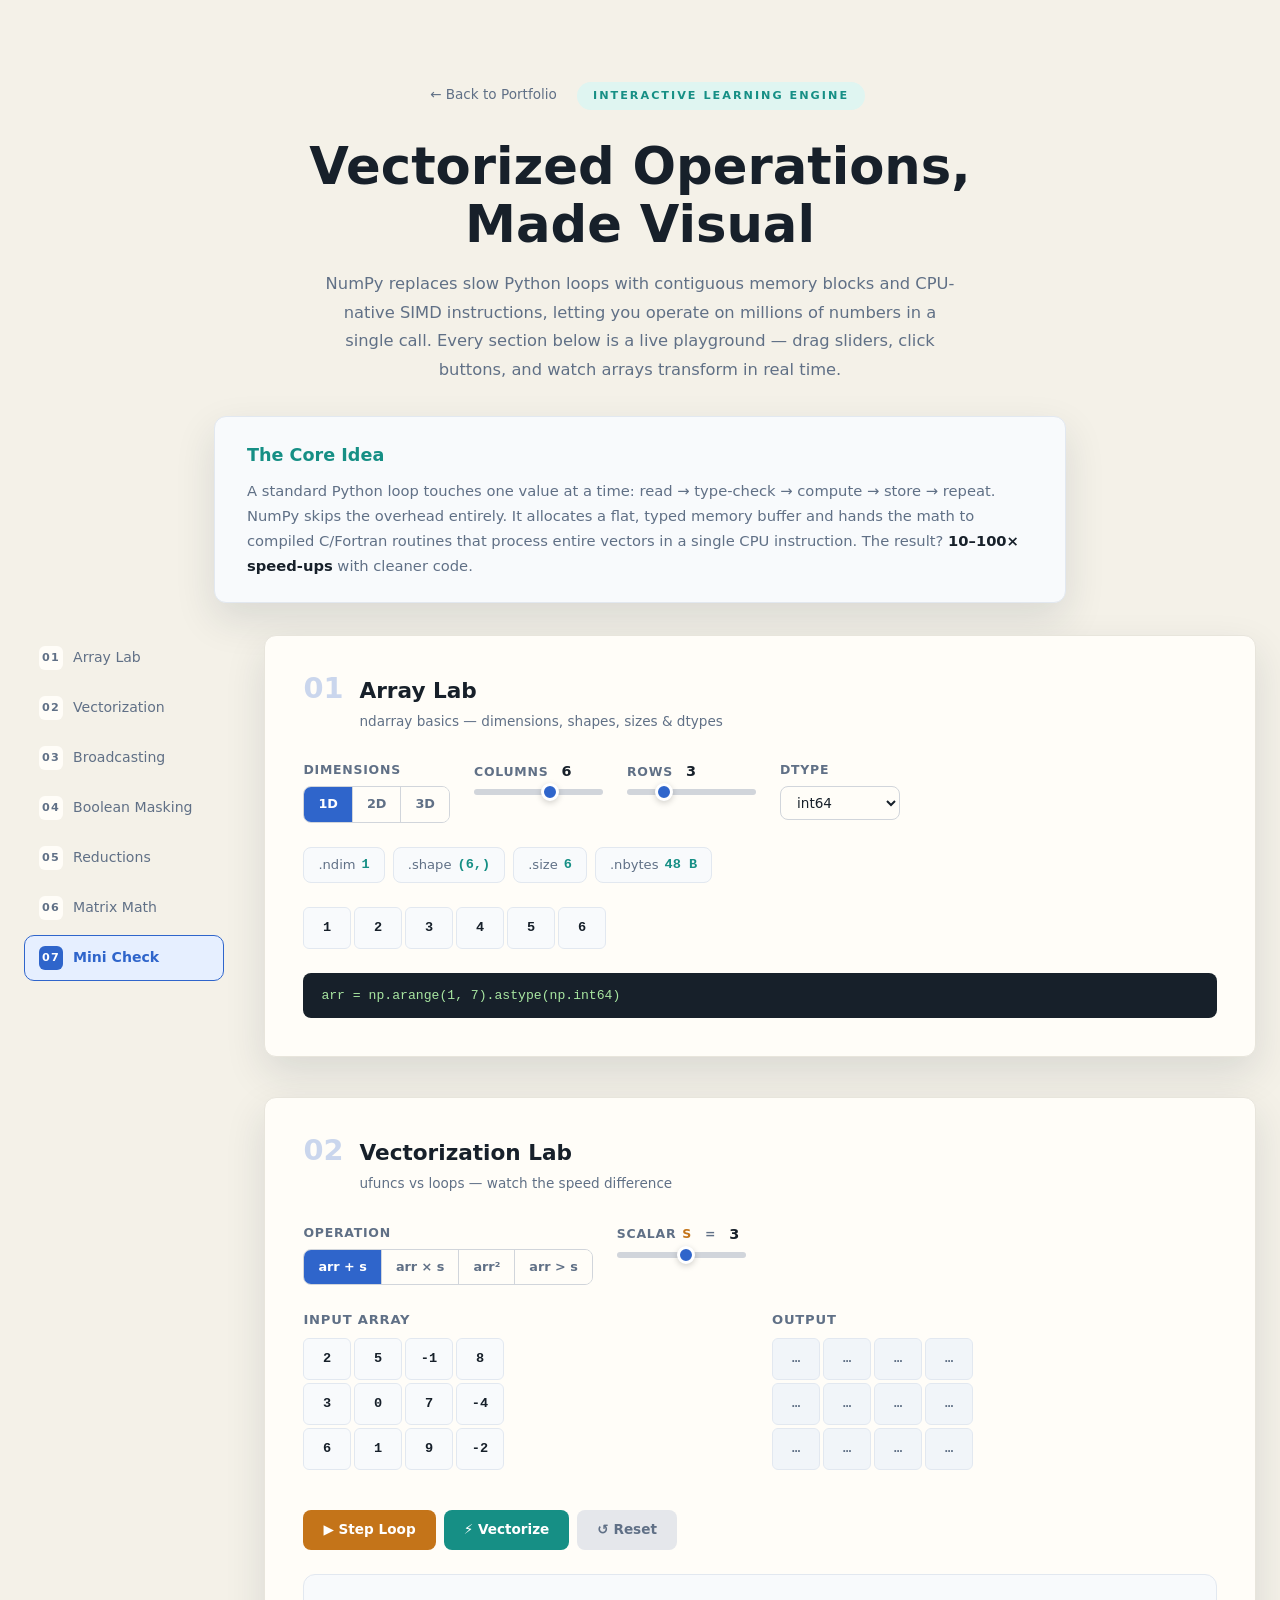
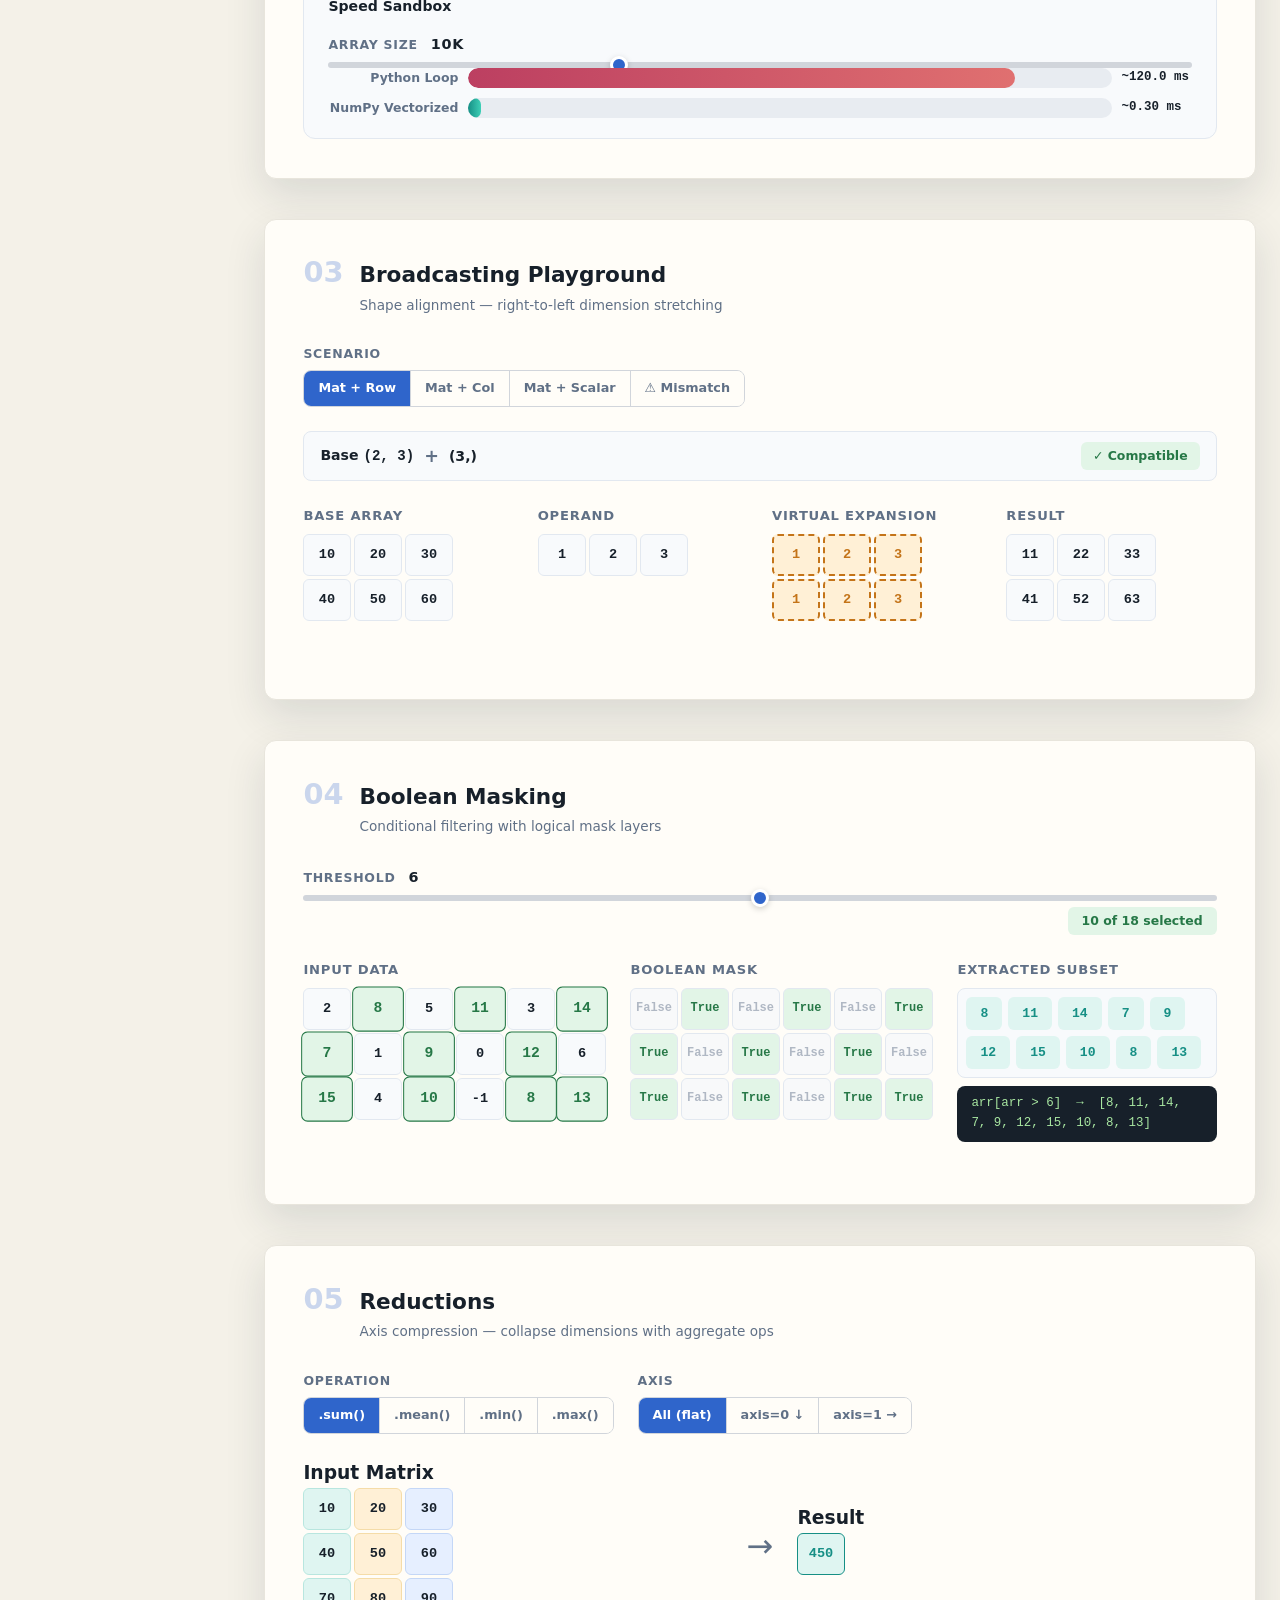
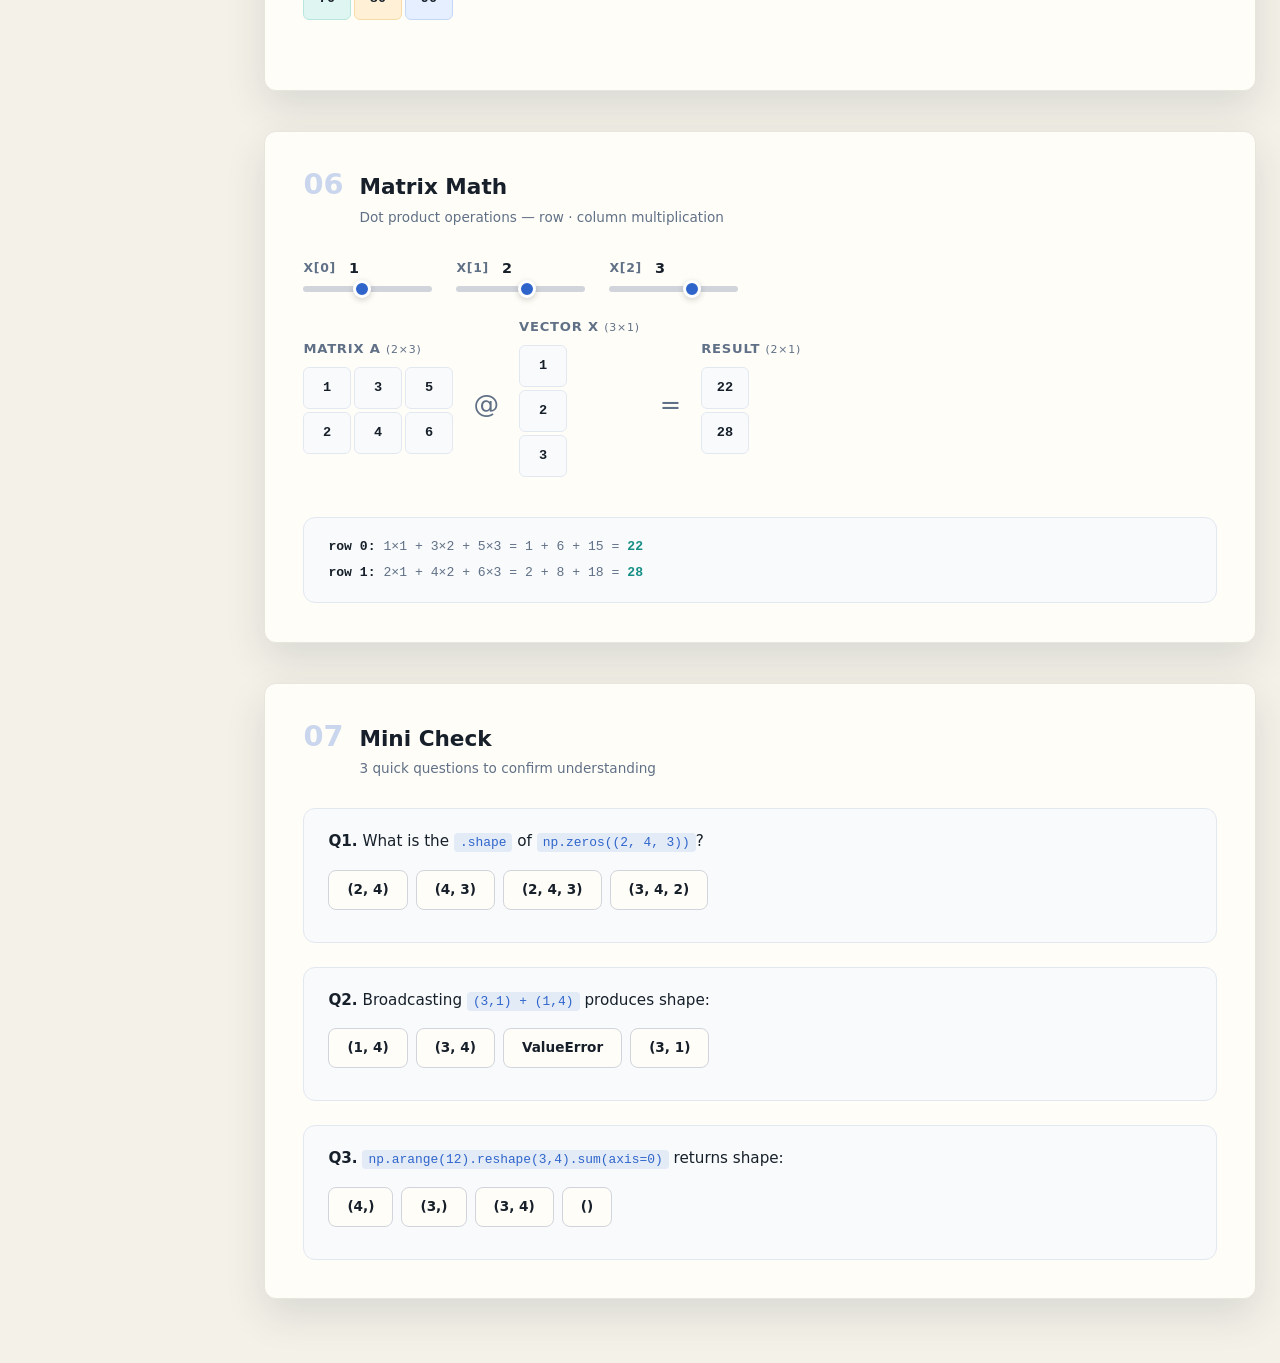
<file: tutorials/numpy/index.html>
<!DOCTYPE html>
<html lang="en">
<head>
  <meta charset="UTF-8">
  <meta name="viewport" content="width=device-width,initial-scale=1">
  <title>NumPy Visual Explorer – Interactive Learning Engine</title>
  <meta name="description" content="Master NumPy through 7 interactive visual labs covering arrays, vectorization, broadcasting, masking, reductions, and matrix math.">
  <meta property="og:title" content="NumPy Visual Explorer – Interactive Learning Engine">
  <meta property="og:type" content="website">
  <link rel="icon" href="data:image/svg+xml,<svg xmlns='http://www.w3.org/2000/svg' viewBox='0 0 100 100'><rect width='100' height='100' rx='18' fill='%23168f85'/><text x='50' y='66' text-anchor='middle' font-size='54' fill='white' font-weight='bold'>N</text></svg>">
  <link rel="stylesheet" href="styles.css">
</head>
<body>

<!-- ─── HEADER / HERO ─── -->
<header class="hero">
  <a href="../../index.html" class="back-link">← Back to Portfolio</a>
  <span class="eyebrow">INTERACTIVE LEARNING ENGINE</span>
  <h1>Vectorized Operations,<br>Made Visual</h1>
  <p class="hero-desc">NumPy replaces slow Python loops with contiguous memory blocks and CPU-native SIMD instructions, letting you operate on millions of numbers in a single call. Every section below is a live playground — drag sliders, click buttons, and watch arrays transform in&nbsp;real&nbsp;time.</p>
  <div class="hero-card">
    <h2>The Core Idea</h2>
    <p>A standard Python loop touches one value at a time: read → type-check → compute → store → repeat. NumPy skips the overhead entirely. It allocates a flat, typed memory buffer and hands the math to compiled C/Fortran routines that process entire vectors in a single CPU instruction. The result? <strong>10–100× speed-ups</strong> with cleaner code.</p>
  </div>
</header>

<!-- ─── MAIN LAYOUT ─── -->
<div class="layout">

  <!-- Sticky sidebar nav -->
  <nav class="sidebar" id="sidebar">
    <a href="#s1" class="nav-link active"><span class="nav-idx">01</span><span>Array Lab</span></a>
    <a href="#s2" class="nav-link"><span class="nav-idx">02</span><span>Vectorization</span></a>
    <a href="#s3" class="nav-link"><span class="nav-idx">03</span><span>Broadcasting</span></a>
    <a href="#s4" class="nav-link"><span class="nav-idx">04</span><span>Boolean Masking</span></a>
    <a href="#s5" class="nav-link"><span class="nav-idx">05</span><span>Reductions</span></a>
    <a href="#s6" class="nav-link"><span class="nav-idx">06</span><span>Matrix Math</span></a>
    <a href="#s7" class="nav-link"><span class="nav-idx">07</span><span>Mini Check</span></a>
  </nav>

  <!-- Content stack -->
  <main class="content">

    <!-- ══════ SECTION 1 : ARRAY LAB ══════ -->
    <section class="card" id="s1">
      <div class="card-head"><span class="card-num">01</span><div><h2>Array Lab</h2><p>ndarray basics — dimensions, shapes, sizes &amp; dtypes</p></div></div>

      <div class="controls">
        <div class="ctrl">
          <label>Dimensions</label>
          <div class="btn-group" id="s1-dim-btns">
            <button class="toggle active" data-dim="1">1D</button>
            <button class="toggle" data-dim="2">2D</button>
            <button class="toggle" data-dim="3">3D</button>
          </div>
        </div>
        <div class="ctrl">
          <label>Columns&ensp;<b id="s1-cols-v">6</b></label>
          <input type="range" id="s1-cols" min="3" max="8" value="6">
        </div>
        <div class="ctrl" id="s1-rows-g">
          <label>Rows&ensp;<b id="s1-rows-v">3</b></label>
          <input type="range" id="s1-rows" min="2" max="6" value="3">
        </div>
        <div class="ctrl hidden" id="s1-depth-g">
          <label>Depth&ensp;<b id="s1-depth-v">2</b></label>
          <input type="range" id="s1-depth" min="2" max="4" value="2">
        </div>
        <div class="ctrl">
          <label>dtype</label>
          <select id="s1-dtype"><option>int64</option><option>float64</option><option>int32</option><option>bool</option></select>
        </div>
      </div>

      <div class="meta-row" id="s1-meta">
        <span class="badge"><em>.ndim</em><b id="s1-ndim">1</b></span>
        <span class="badge"><em>.shape</em><b id="s1-shape">(6,)</b></span>
        <span class="badge"><em>.size</em><b id="s1-size">6</b></span>
        <span class="badge"><em>.nbytes</em><b id="s1-nbytes">48 B</b></span>
      </div>

      <div class="layer-tabs hidden" id="s1-layers"></div>
      <div class="grid-wrap" id="s1-grid"></div>
      <pre class="code-out" id="s1-code">arr = np.arange(1, 7).astype(np.int64)</pre>
    </section>

    <!-- ══════ SECTION 2 : VECTORIZATION LAB ══════ -->
    <section class="card" id="s2">
      <div class="card-head"><span class="card-num">02</span><div><h2>Vectorization Lab</h2><p>ufuncs vs loops — watch the speed difference</p></div></div>

      <div class="controls">
        <div class="ctrl">
          <label>Operation</label>
          <div class="btn-group" id="s2-op-btns">
            <button class="toggle active" data-op="add">arr + s</button>
            <button class="toggle" data-op="mul">arr × s</button>
            <button class="toggle" data-op="pow">arr²</button>
            <button class="toggle" data-op="gt">arr &gt; s</button>
          </div>
        </div>
        <div class="ctrl">
          <label>Scalar <em>s</em>&ensp;=&ensp;<b id="s2-scalar-v">3</b></label>
          <input type="range" id="s2-scalar" min="-4" max="9" value="3">
        </div>
      </div>

      <div class="dual-grid">
        <div><h3>Input Array</h3><div class="grid-wrap" id="s2-in"></div></div>
        <div><h3>Output</h3><div class="grid-wrap" id="s2-out"></div></div>
      </div>

      <div class="action-bar">
        <button class="btn accent" id="s2-step">▶ Step Loop</button>
        <button class="btn teal" id="s2-vec">⚡ Vectorize</button>
        <button class="btn muted" id="s2-reset">↺ Reset</button>
      </div>

      <div class="speed-sandbox">
        <h3>Speed Sandbox</h3>
        <div class="ctrl">
          <label>Array size&ensp;<b id="s2-sz-v">10,000</b></label>
          <input type="range" id="s2-sz" min="3" max="6" value="4" step="0.1">
        </div>
        <div class="bar-chart">
          <div class="bar-row"><span class="bar-label">Python Loop</span><div class="bar-track"><div class="bar-fill loop" id="s2-loop-bar"></div></div><span class="bar-time" id="s2-loop-t">~120 ms</span></div>
          <div class="bar-row"><span class="bar-label">NumPy Vectorized</span><div class="bar-track"><div class="bar-fill vec" id="s2-vec-bar"></div></div><span class="bar-time" id="s2-vec-t">~0.3 ms</span></div>
        </div>
      </div>
    </section>

    <!-- ══════ SECTION 3 : BROADCASTING ══════ -->
    <section class="card" id="s3">
      <div class="card-head"><span class="card-num">03</span><div><h2>Broadcasting Playground</h2><p>Shape alignment — right-to-left dimension stretching</p></div></div>

      <div class="controls">
        <div class="ctrl">
          <label>Scenario</label>
          <div class="btn-group" id="s3-btns">
            <button class="toggle active" data-sc="row">Mat + Row</button>
            <button class="toggle" data-sc="col">Mat + Col</button>
            <button class="toggle" data-sc="scalar">Mat + Scalar</button>
            <button class="toggle" data-sc="error">⚠ Mismatch</button>
          </div>
        </div>
      </div>

      <div class="compat-dash" id="s3-compat">
        <span>Base <b>(2, 3)</b></span><span class="compat-op">+</span><span id="s3-op-shape">(3,)</span>
        <span class="compat-badge ok" id="s3-badge">✓ Compatible</span>
      </div>

      <div class="quad-grid" id="s3-grids">
        <div><h3>Base Array</h3><div class="grid-wrap" id="s3-base"></div></div>
        <div><h3>Operand</h3><div class="grid-wrap" id="s3-operand"></div></div>
        <div><h3>Virtual Expansion</h3><div class="grid-wrap virtual" id="s3-virtual"></div></div>
        <div><h3>Result</h3><div class="grid-wrap" id="s3-result"></div></div>
      </div>
      <div class="error-overlay hidden" id="s3-error">
        <div class="error-inner">
          <strong>ValueError</strong>
          <p>operands could not be broadcast together with shapes <span id="s3-err-shapes">(2,3) (4,)</span></p>
        </div>
      </div>
    </section>

    <!-- ══════ SECTION 4 : BOOLEAN MASKING ══════ -->
    <section class="card" id="s4">
      <div class="card-head"><span class="card-num">04</span><div><h2>Boolean Masking</h2><p>Conditional filtering with logical mask layers</p></div></div>

      <div class="controls">
        <div class="ctrl wide">
          <label>Threshold&ensp;<b id="s4-thr-v">6</b></label>
          <input type="range" id="s4-thr" min="-3" max="15" value="6">
          <span class="counter-badge" id="s4-counter">11 of 18 selected</span>
        </div>
      </div>

      <div class="triple-grid">
        <div><h3>Input Data</h3><div class="grid-wrap" id="s4-input"></div></div>
        <div><h3>Boolean Mask</h3><div class="grid-wrap" id="s4-mask"></div></div>
        <div><h3>Extracted Subset</h3><div class="chip-wrap" id="s4-subset"></div><pre class="code-out small" id="s4-code">arr[arr &gt; 6]</pre></div>
      </div>
    </section>

    <!-- ══════ SECTION 5 : REDUCTIONS ══════ -->
    <section class="card" id="s5">
      <div class="card-head"><span class="card-num">05</span><div><h2>Reductions</h2><p>Axis compression — collapse dimensions with aggregate ops</p></div></div>

      <div class="controls">
        <div class="ctrl">
          <label>Operation</label>
          <div class="btn-group" id="s5-op-btns">
            <button class="toggle active" data-op="sum">.sum()</button>
            <button class="toggle" data-op="mean">.mean()</button>
            <button class="toggle" data-op="min">.min()</button>
            <button class="toggle" data-op="max">.max()</button>
          </div>
        </div>
        <div class="ctrl">
          <label>Axis</label>
          <div class="btn-group" id="s5-ax-btns">
            <button class="toggle active" data-ax="all">All (flat)</button>
            <button class="toggle" data-ax="0">axis=0 ↓</button>
            <button class="toggle" data-ax="1">axis=1 →</button>
          </div>
        </div>
      </div>

      <div class="reduce-viz">
        <div><h3>Input Matrix</h3><div class="grid-wrap colored" id="s5-input"></div></div>
        <div class="arrow-col">→</div>
        <div><h3>Result</h3><div class="grid-wrap result" id="s5-result"></div></div>
      </div>
    </section>

    <!-- ══════ SECTION 6 : MATRIX MATH ══════ -->
    <section class="card" id="s6">
      <div class="card-head"><span class="card-num">06</span><div><h2>Matrix Math</h2><p>Dot product operations — row · column multiplication</p></div></div>

      <div class="controls">
        <div class="ctrl"><label>x[0]&ensp;<b id="s6-x0-v">1</b></label><input type="range" id="s6-x0" min="-3" max="6" value="1"></div>
        <div class="ctrl"><label>x[1]&ensp;<b id="s6-x1-v">2</b></label><input type="range" id="s6-x1" min="-3" max="6" value="2"></div>
        <div class="ctrl"><label>x[2]&ensp;<b id="s6-x2-v">3</b></label><input type="range" id="s6-x2" min="-3" max="6" value="3"></div>
      </div>

      <div class="matmul-viz">
        <div><h3>Matrix A <small>(2×3)</small></h3><div class="grid-wrap" id="s6-A"></div></div>
        <div class="op-sym">@</div>
        <div><h3>Vector x <small>(3×1)</small></h3><div class="grid-wrap col-vec" id="s6-x"></div></div>
        <div class="op-sym">=</div>
        <div><h3>Result <small>(2×1)</small></h3><div class="grid-wrap col-vec" id="s6-res"></div></div>
      </div>

      <div class="formula-box" id="s6-formula">
        <div class="formula-row" id="s6-f0"></div>
        <div class="formula-row" id="s6-f1"></div>
      </div>
    </section>

    <!-- ══════ SECTION 7 : QUIZ ══════ -->
    <section class="card" id="s7">
      <div class="card-head"><span class="card-num">07</span><div><h2>Mini Check</h2><p>3 quick questions to confirm understanding</p></div></div>

      <div class="quiz-list" id="quiz-list">
        <!-- Q1 -->
        <div class="quiz-card" data-correct="2">
          <p class="quiz-q"><strong>Q1.</strong> What is the <code>.shape</code> of <code>np.zeros((2, 4, 3))</code>?</p>
          <div class="quiz-opts">
            <button class="quiz-opt" data-i="0">(2, 4)</button>
            <button class="quiz-opt" data-i="1">(4, 3)</button>
            <button class="quiz-opt" data-i="2">(2, 4, 3)</button>
            <button class="quiz-opt" data-i="3">(3, 4, 2)</button>
          </div>
          <p class="quiz-explain hidden"><code>np.zeros</code> creates an array of the exact shape you pass. A tuple <code>(2, 4, 3)</code> defines 2 layers × 4 rows × 3 columns — the shape is preserved as-is.</p>
        </div>
        <!-- Q2 -->
        <div class="quiz-card" data-correct="1">
          <p class="quiz-q"><strong>Q2.</strong> Broadcasting <code>(3,1) + (1,4)</code> produces shape:</p>
          <div class="quiz-opts">
            <button class="quiz-opt" data-i="0">(1, 4)</button>
            <button class="quiz-opt" data-i="1">(3, 4)</button>
            <button class="quiz-opt" data-i="2">ValueError</button>
            <button class="quiz-opt" data-i="3">(3, 1)</button>
          </div>
          <p class="quiz-explain hidden">Broadcasting aligns from the right. Axis 1: 1 stretches to 4. Axis 0: 3 stays, 1 stretches to 3. Result: <code>(3, 4)</code>.</p>
        </div>
        <!-- Q3 -->
        <div class="quiz-card" data-correct="0">
          <p class="quiz-q"><strong>Q3.</strong> <code>np.arange(12).reshape(3,4).sum(axis=0)</code> returns shape:</p>
          <div class="quiz-opts">
            <button class="quiz-opt" data-i="0">(4,)</button>
            <button class="quiz-opt" data-i="1">(3,)</button>
            <button class="quiz-opt" data-i="2">(3, 4)</button>
            <button class="quiz-opt" data-i="3">()</button>
          </div>
          <p class="quiz-explain hidden"><code>axis=0</code> collapses rows (3 rows vanish), leaving one value per column. 4 columns → shape <code>(4,)</code>.</p>
        </div>
      </div>
    </section>

  </main>
</div>

<script src="app.js"></script>
</body>
</html>
</file>
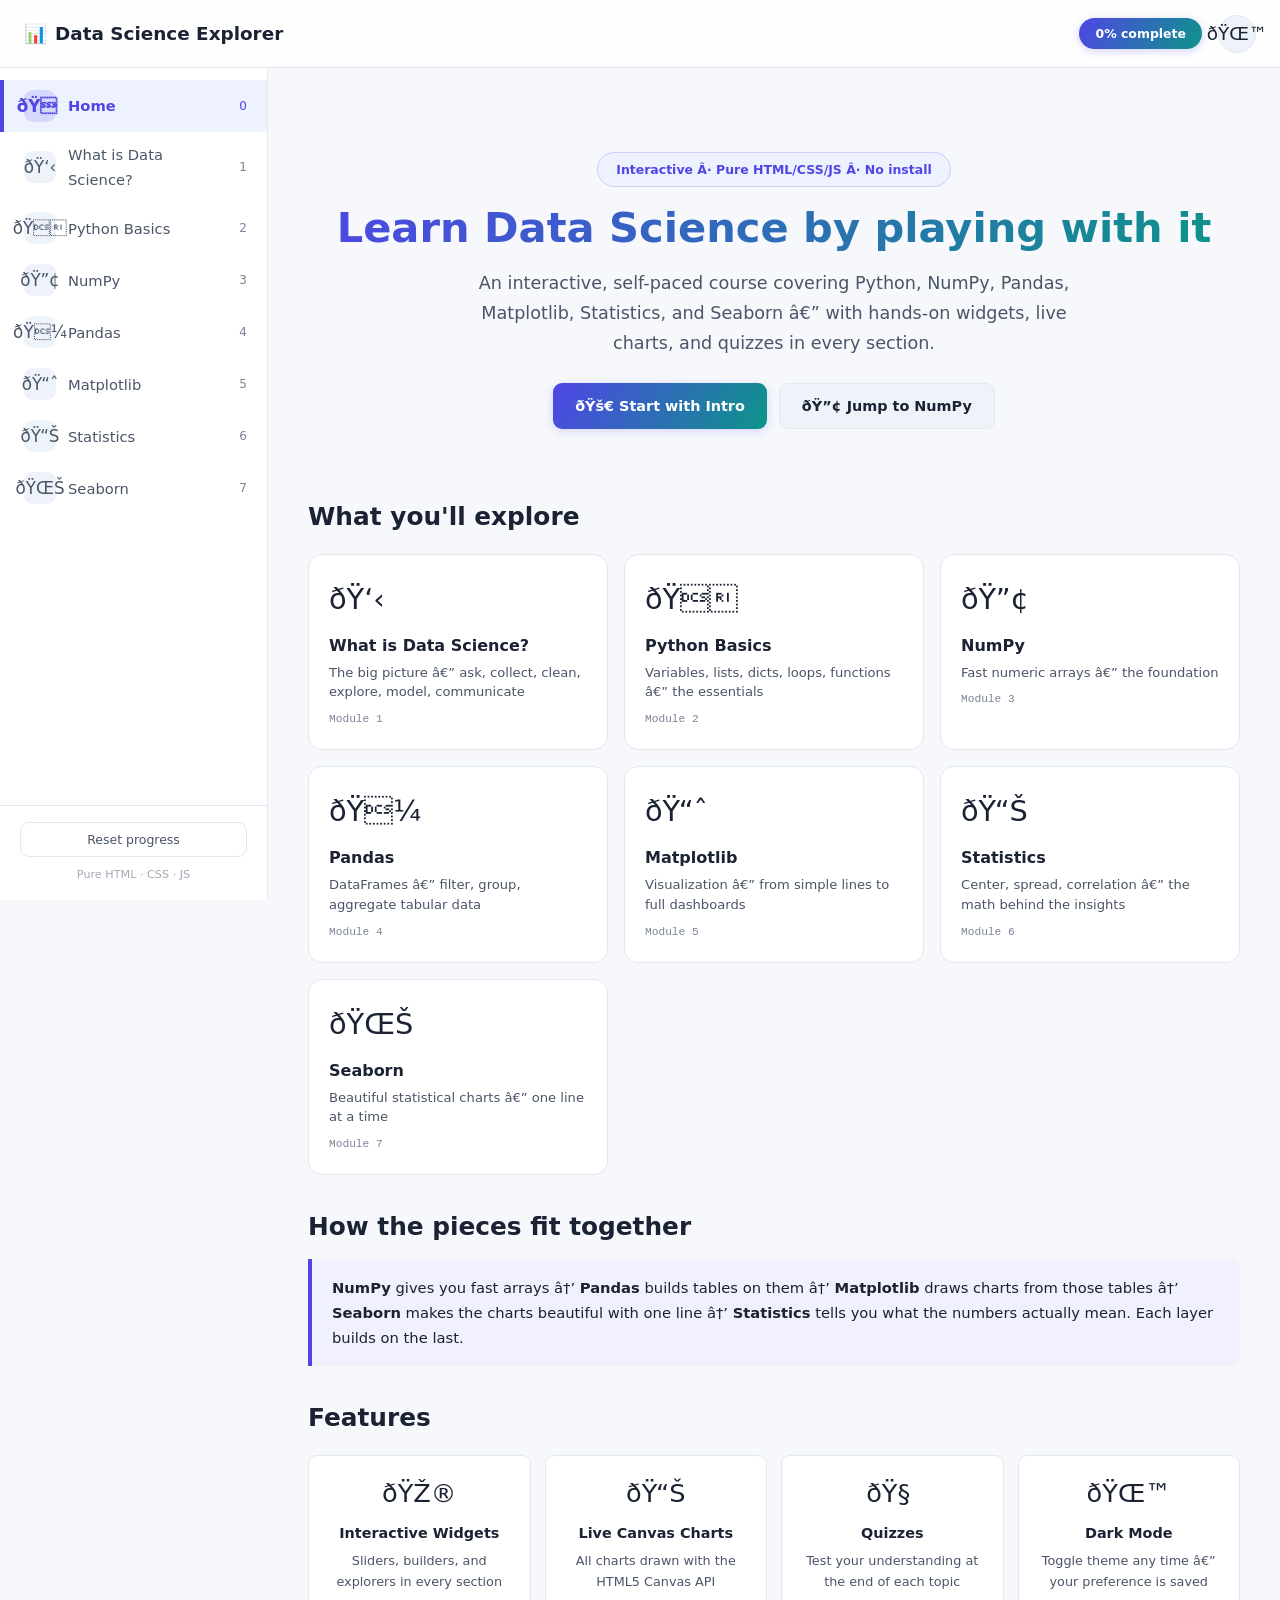
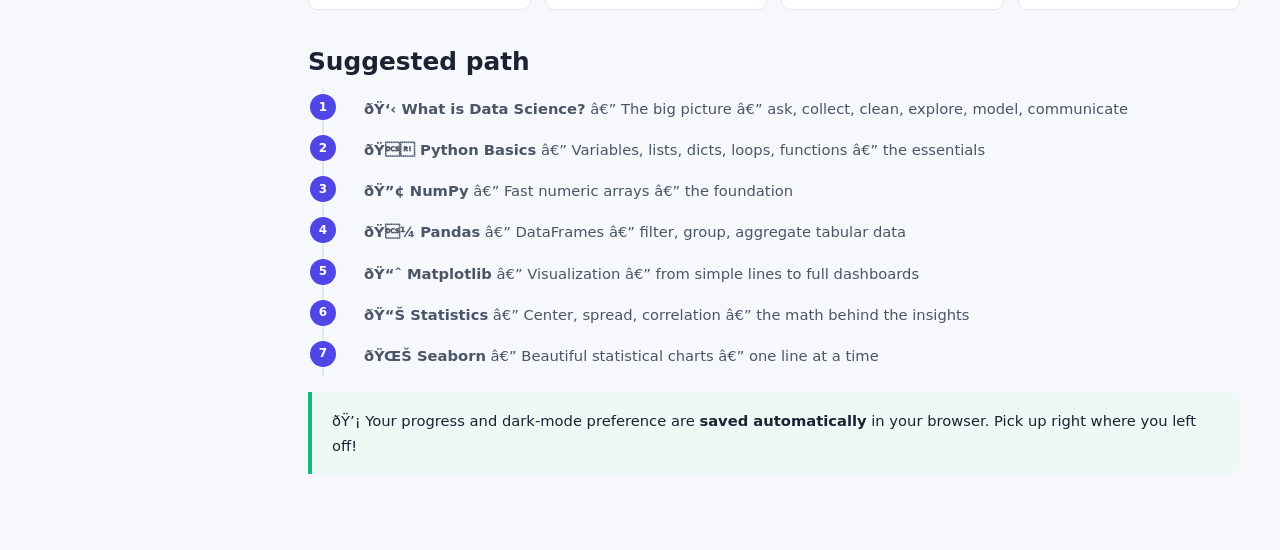
<file: tutorials/datascience/datascience-explorer-standalone.html>
<!DOCTYPE html>
<html lang="en">
<head>
  <meta charset="UTF-8"/>
  <meta name="viewport" content="width=device-width, initial-scale=1"/>
  <title>Data Science Explorer</title>
  <meta name="description" content="Interactive educational website teaching Python data science."/>
  <link rel="icon" href="data:image/svg+xml,<svg xmlns='http://www.w3.org/2000/svg' viewBox='0 0 100 100'><text y='.9em' font-size='90'>&#x1F4CA;</text></svg>"/>
  <style>
/* ===== DATA SCIENCE EXPLORER â€” DESIGN SYSTEM ===== */

/* ---------- Reset ---------- */
*,*::before,*::after{box-sizing:border-box;margin:0;padding:0}
html{scroll-behavior:smooth}
body{font-family:var(--font-sans);background:var(--bg);color:var(--text);line-height:1.7;
  transition:background .35s,color .35s}
img{max-width:100%;display:block}
a{color:var(--brand);text-decoration:none}
a:hover{text-decoration:underline}
button{font:inherit;cursor:pointer;border:none;background:none}
input,select,textarea{font:inherit}

/* ---------- Design Tokens ---------- */
:root{
  --font-sans:"Segoe UI",system-ui,-apple-system,Roboto,Helvetica,Arial,sans-serif;
  --font-mono:"Cascadia Code","Fira Code","Consolas",ui-monospace,monospace;
  --bg:#f6f8fc;--bg-elev:#ffffff;--bg-elev-2:#eef2f9;
  --text:#1a2233;--text-soft:#4a5568;--muted:#7b8496;
  --border:#e2e8f0;--border-strong:#cbd5e1;
  --brand:#4f46e5;--brand-2:#0d9488;--brand-soft:#eef2ff;
  --accent:#f59e0b;--good:#10b981;--bad:#ef4444;--warn:#f59e0b;
  --code-bg:#0f172a;--code-text:#e2e8f0;
  --radius:14px;--radius-sm:9px;--topbar-h:68px;--sidebar-w:268px;
  --grad:linear-gradient(120deg,var(--brand),var(--brand-2));
  --shadow-sm:0 1px 2px rgba(15,23,42,.06),0 1px 3px rgba(15,23,42,.1);
  --shadow-md:0 4px 12px rgba(15,23,42,.08),0 2px 4px rgba(15,23,42,.06);
  --shadow-lg:0 20px 40px rgba(15,23,42,.12);
}
[data-theme="dark"]{
  --bg:#0b1120;--bg-elev:#131c31;--bg-elev-2:#1c2740;
  --text:#e6edf3;--text-soft:#8a99a8;--muted:#67748b;
  --border:#26344c;--border-strong:#33415c;
  --brand:#6366f1;--brand-2:#2dd4bf;--brand-soft:#1e2740;
  --accent:#fbbf24;--code-bg:#000000;--code-text:#e2e8f0;
  --shadow-sm:0 1px 2px rgba(0,0,0,.4);--shadow-md:0 6px 16px rgba(0,0,0,.45);--shadow-lg:0 24px 48px rgba(0,0,0,.55);
}

/* ---------- Layout ---------- */
.topbar{
  position:sticky;top:0;z-index:100;height:var(--topbar-h);display:flex;align-items:center;
  padding:0 24px;gap:16px;
  background:color-mix(in srgb,var(--bg-elev) 85%,transparent);
  backdrop-filter:blur(14px);-webkit-backdrop-filter:blur(14px);
  border-bottom:1px solid var(--border);
  transition:background .35s;
}
.topbar .hamburger{display:none;font-size:24px;color:var(--text);padding:4px 8px}
.topbar .brand{font-weight:700;font-size:1.15rem;color:var(--text);display:flex;align-items:center;gap:8px;white-space:nowrap}
.topbar .brand:hover{text-decoration:none}
.topbar .spacer{flex:1}
.progress-pill{
  background:var(--grad);color:#fff;font-size:.78rem;font-weight:600;
  padding:5px 16px;border-radius:20px;white-space:nowrap;
  box-shadow:0 2px 8px rgba(79,70,229,.25);
}
.theme-btn{
  width:38px;height:38px;border-radius:50%;display:flex;align-items:center;justify-content:center;
  font-size:1.15rem;background:var(--bg-elev-2);color:var(--text);border:1px solid var(--border);
  transition:background .3s,color .3s,border .3s;
}
.theme-btn:hover{background:var(--brand-soft);color:var(--brand)}

/* Sidebar */
.sidebar{
  position:fixed;top:var(--topbar-h);left:0;bottom:0;width:var(--sidebar-w);
  background:var(--bg-elev);border-right:1px solid var(--border);
  overflow-y:auto;z-index:90;display:flex;flex-direction:column;
  transition:background .35s,border .35s;
}
.sidebar-nav{flex:1;padding:12px 0}
.sidebar-nav a{
  display:flex;align-items:center;gap:12px;padding:10px 20px;color:var(--text-soft);
  font-size:.92rem;font-weight:500;border-left:4px solid transparent;
  transition:all .2s;text-decoration:none;position:relative;
}
.sidebar-nav a:hover{background:var(--bg-elev-2);color:var(--text)}
.sidebar-nav a.active{
  background:var(--brand-soft);color:var(--brand);border-left-color:var(--brand);font-weight:600;
}
.sidebar-nav .nav-icon{
  width:32px;height:32px;border-radius:var(--radius-sm);display:flex;align-items:center;justify-content:center;
  font-size:1.05rem;background:var(--bg-elev-2);flex-shrink:0;
  transition:background .3s;
}
.sidebar-nav a.active .nav-icon{background:color-mix(in srgb,var(--brand) 15%,transparent)}
.sidebar-nav .nav-tail{margin-left:auto;font-size:.75rem;color:var(--muted);font-weight:400}
.sidebar-nav a.active .nav-tail{color:var(--brand)}
.nav-check{color:var(--good) !important;font-weight:700 !important}
.sidebar-footer{
  padding:16px 20px;border-top:1px solid var(--border);font-size:.78rem;color:var(--muted);
  display:flex;flex-direction:column;gap:8px;
}
.sidebar-footer .reset-btn{
  background:none;border:1px solid var(--border);border-radius:var(--radius-sm);padding:6px 12px;
  color:var(--text-soft);font-size:.78rem;cursor:pointer;transition:all .2s;
}
.sidebar-footer .reset-btn:hover{border-color:var(--bad);color:var(--bad)}
.sidebar-footer .tech-note{font-size:.7rem;opacity:.7;text-align:center}

/* Main */
.main{
  margin-left:var(--sidebar-w);padding:36px 40px 60px;transition:margin .3s;
}
.main-inner{max-width:1040px;margin:0 auto}
#app{animation:fadeUp .35s ease}
@keyframes fadeUp{from{opacity:0;transform:translateY(12px)}to{opacity:1;transform:none}}

/* Scrim */
.scrim{
  display:none;position:fixed;inset:0;z-index:85;background:rgba(0,0,0,.45);
  opacity:0;transition:opacity .3s;
}
.scrim.open{display:block;opacity:1}

/* ---------- Mobile ---------- */
@media(max-width:860px){
  .topbar .hamburger{display:flex}
  .sidebar{transform:translateX(-100%);transition:transform .3s}
  .sidebar.open{transform:translateX(0)}
  .main{margin-left:0;padding:24px 16px 48px}
}

/* ---------- Typography ---------- */
h1{font-size:2.2rem;font-weight:800;line-height:1.25;margin-bottom:12px}
h2{font-size:1.55rem;font-weight:700;line-height:1.3;margin-bottom:10px;margin-top:36px;color:var(--text)}
h3{font-size:1.2rem;font-weight:600;line-height:1.4;margin-bottom:8px;color:var(--text)}
p{margin-bottom:14px;color:var(--text-soft)}
hr{border:none;border-top:1px solid var(--border);margin:32px 0}
.section-intro{font-size:1.05rem;color:var(--text-soft);margin-bottom:24px;max-width:720px}

/* ---------- Buttons ---------- */
.btn{
  display:inline-flex;align-items:center;gap:8px;padding:10px 22px;border-radius:var(--radius-sm);
  font-weight:600;font-size:.9rem;cursor:pointer;transition:all .2s;border:none;
  text-decoration:none;white-space:nowrap;
}
.btn-primary,.btn:not(.secondary):not(.ghost){
  background:var(--grad);color:#fff;box-shadow:0 2px 8px rgba(79,70,229,.2);
}
.btn-primary:hover,.btn:not(.secondary):not(.ghost):hover{
  transform:translateY(-1px);box-shadow:0 4px 16px rgba(79,70,229,.3);text-decoration:none;
}
.btn.secondary{
  background:var(--bg-elev-2);color:var(--text);border:1px solid var(--border);
}
.btn.secondary:hover{border-color:var(--brand);color:var(--brand);text-decoration:none}
.btn.ghost{background:none;color:var(--brand);padding:6px 12px}
.btn.ghost:hover{background:var(--brand-soft);text-decoration:none}
.btn.small{padding:6px 14px;font-size:.82rem}

/* ---------- Code Block ---------- */
.code{
  background:var(--code-bg);border-radius:var(--radius);overflow:hidden;
  margin:16px 0;box-shadow:var(--shadow-md);
}
.code-head{
  display:flex;align-items:center;gap:8px;padding:10px 16px;
  background:rgba(255,255,255,.06);border-bottom:1px solid rgba(255,255,255,.08);
}
.code-dot{width:11px;height:11px;border-radius:50%;flex-shrink:0}
.code-dot.r{background:#ff5f57}.code-dot.y{background:#febc2e}.code-dot.g{background:#28c840}
.code-head .lang{margin-left:8px;font-size:.75rem;color:rgba(255,255,255,.45);font-family:var(--font-mono)}
.copy-btn{
  margin-left:auto;background:rgba(255,255,255,.1);color:rgba(255,255,255,.7);border:none;
  padding:4px 12px;border-radius:6px;font-size:.75rem;cursor:pointer;font-family:var(--font-mono);
  transition:all .2s;
}
.copy-btn:hover{background:rgba(255,255,255,.2);color:#fff}
.code-body{
  padding:16px 20px;overflow-x:auto;font-family:var(--font-mono);font-size:.88rem;
  line-height:1.7;color:var(--code-text);
}
.code-body pre{margin:0;white-space:pre;font-family:inherit}

/* Syntax tokens */
.tok-kw{color:#c792ea}.tok-str{color:#c3e88d}.tok-num{color:#f78c6c}
.tok-com{color:#677598;font-style:italic}.tok-fn{color:#82aaff}.tok-bi{color:#ffcb6b}

/* Output */
.output{
  background:var(--bg-elev-2);border:1px solid var(--border);border-radius:var(--radius-sm);
  padding:14px 18px;font-family:var(--font-mono);font-size:.86rem;color:var(--text);
  margin-top:8px;white-space:pre-wrap;line-height:1.6;
}
.run-btn{margin-top:8px;display:inline-flex}
.run-note{font-size:.75rem;color:var(--muted);margin-top:6px;font-style:italic}

/* ---------- Callout ---------- */
.callout{
  border-left:4px solid var(--brand);background:color-mix(in srgb,var(--brand) 8%,var(--bg-elev));
  padding:16px 20px;border-radius:0 var(--radius-sm) var(--radius-sm) 0;
  margin:16px 0;font-size:.92rem;
}
.callout.tip{border-left-color:var(--good);background:color-mix(in srgb,var(--good) 8%,var(--bg-elev))}
.callout.warn{border-left-color:var(--warn);background:color-mix(in srgb,var(--warn) 8%,var(--bg-elev))}
.callout.info{border-left-color:var(--brand);background:color-mix(in srgb,var(--brand) 8%,var(--bg-elev))}
.callout.key{border-left-color:var(--accent);background:color-mix(in srgb,var(--accent) 8%,var(--bg-elev))}
.callout.error{border-left-color:var(--bad);background:color-mix(in srgb,var(--bad) 8%,var(--bg-elev))}

/* ---------- Widget ---------- */
.widget{
  border:1px solid var(--border);border-radius:var(--radius);background:var(--bg-elev);
  margin:24px 0;box-shadow:var(--shadow-sm);overflow:hidden;transition:border .3s,background .3s;
}
.widget-head{
  display:flex;align-items:center;gap:10px;padding:14px 20px;
  border-bottom:1px solid var(--border);font-weight:600;font-size:1rem;
  background:var(--bg-elev-2);
}
.widget-head .wh-icon{font-size:1.15rem}
.wh-tag{
  margin-left:auto;background:var(--grad);color:#fff;font-size:.7rem;font-weight:600;
  padding:3px 10px;border-radius:12px;
}
.widget-body{padding:20px}

/* ---------- Controls ---------- */
.controls{display:flex;flex-wrap:wrap;gap:12px;align-items:center;margin:12px 0}
.control{display:flex;flex-direction:column;gap:4px}
.control label{font-size:.78rem;font-weight:600;color:var(--muted);text-transform:uppercase;letter-spacing:.5px}
.control input[type="range"]{width:140px;accent-color:var(--brand)}
.control input[type="text"],
.control input[type="number"],
.control select{
  padding:6px 12px;border:1px solid var(--border);border-radius:var(--radius-sm);
  background:var(--bg);color:var(--text);font-size:.88rem;
  transition:border .2s;
}
.control input:focus,.control select:focus{border-color:var(--brand);outline:none;box-shadow:0 0 0 3px color-mix(in srgb,var(--brand) 15%,transparent)}
.control .val{font-size:.82rem;color:var(--brand);font-weight:600;font-family:var(--font-mono)}

/* ---------- Chips ---------- */
.chip{
  display:inline-flex;align-items:center;gap:4px;padding:5px 14px;border-radius:20px;
  font-size:.82rem;font-weight:500;cursor:pointer;border:1px solid var(--border);
  background:var(--bg);color:var(--text-soft);transition:all .2s;
  user-select:none;
}
.chip:hover{border-color:var(--brand);color:var(--brand)}
.chip.active{background:var(--brand);color:#fff;border-color:var(--brand)}
.chips{display:flex;flex-wrap:wrap;gap:8px;margin:8px 0}

/* ---------- Tabs ---------- */
.tabs{margin:16px 0}
.tab-bar{display:flex;gap:0;border-bottom:2px solid var(--border);margin-bottom:0;overflow-x:auto}
.tab-btn{
  padding:10px 20px;font-size:.88rem;font-weight:500;color:var(--text-soft);
  background:none;border:none;border-bottom:2px solid transparent;margin-bottom:-2px;
  cursor:pointer;white-space:nowrap;transition:all .2s;
}
.tab-btn:hover{color:var(--text)}
.tab-btn.active{color:var(--brand);border-bottom-color:var(--brand);font-weight:600}
.tab-panel{display:none;padding:16px 0}
.tab-panel.active{display:block}

/* ---------- Quiz ---------- */
.quiz{
  border:1px solid var(--border);border-radius:var(--radius);overflow:hidden;margin:24px 0;
  background:var(--bg-elev);box-shadow:var(--shadow-sm);
}
.quiz-header{
  background:var(--grad);color:#fff;padding:14px 20px;display:flex;align-items:center;gap:12px;
  font-weight:600;font-size:1rem;
}
.quiz-score{margin-left:auto;font-family:var(--font-mono);font-size:.92rem}
.quiz-body{padding:20px}
.quiz-q{margin-bottom:20px;padding-bottom:20px;border-bottom:1px solid var(--border)}
.quiz-q:last-child{border-bottom:none;margin-bottom:0;padding-bottom:0}
.quiz-q p{font-weight:600;color:var(--text);margin-bottom:10px}
.quiz-opts{display:flex;flex-direction:column;gap:6px}
.quiz-opt{
  padding:10px 16px;border:1px solid var(--border);border-radius:var(--radius-sm);
  cursor:pointer;font-size:.9rem;color:var(--text);transition:all .2s;
  background:var(--bg);text-align:left;
}
.quiz-opt:hover:not(.locked){border-color:var(--brand);background:var(--brand-soft)}
.quiz-opt.correct{border-color:var(--good);background:color-mix(in srgb,var(--good) 12%,var(--bg));color:var(--good);font-weight:600}
.quiz-opt.wrong{border-color:var(--bad);background:color-mix(in srgb,var(--bad) 12%,var(--bg));color:var(--bad)}
.quiz-opt.locked{cursor:default;opacity:.85}
.quiz-opt.locked:hover{border-color:var(--border);background:var(--bg)}
.quiz-opt.correct.locked:hover{border-color:var(--good);background:color-mix(in srgb,var(--good) 12%,var(--bg))}
.quiz-opt.wrong.locked:hover{border-color:var(--bad);background:color-mix(in srgb,var(--bad) 12%,var(--bg))}
.quiz-explain{
  margin-top:8px;padding:10px 14px;border-radius:var(--radius-sm);font-size:.85rem;
  line-height:1.5;
}
.quiz-explain.right{background:color-mix(in srgb,var(--good) 10%,var(--bg));color:var(--good)}
.quiz-explain.wrong-ex{background:color-mix(in srgb,var(--bad) 10%,var(--bg));color:var(--bad)}

/* ---------- DataFrame ---------- */
.df{margin:12px 0}
.df-wrap{overflow-x:auto;border:1px solid var(--border);border-radius:var(--radius-sm)}
.df table{
  width:100%;border-collapse:collapse;font-size:.85rem;font-family:var(--font-mono);
}
.df th{
  background:var(--bg-elev-2);padding:8px 14px;text-align:left;font-weight:600;
  border-bottom:2px solid var(--border);position:sticky;top:0;color:var(--text);
  cursor:pointer;white-space:nowrap;user-select:none;
}
.df th:hover{color:var(--brand)}
.df th .sort-arrow{font-size:.7rem;margin-left:4px;opacity:.5}
.df td{padding:7px 14px;border-bottom:1px solid var(--border);color:var(--text-soft);white-space:nowrap}
.df tr:last-child td{border-bottom:none}
.df tr:hover td{background:var(--brand-soft)}
.df .idx{background:var(--bg-elev-2);font-weight:600;color:var(--text);position:sticky;left:0}

/* ---------- Stepper ---------- */
.stepper{display:flex;flex-direction:column;gap:0}
.step{
  display:flex;align-items:center;gap:14px;padding:12px 16px;
  cursor:pointer;border-left:3px solid var(--border);transition:all .2s;
  border-radius:0 var(--radius-sm) var(--radius-sm) 0;
}
.step:hover{background:var(--bg-elev-2)}
.step.active{border-left-color:var(--brand);background:var(--brand-soft)}
.step-icon{font-size:1.3rem;flex-shrink:0}
.step-title{font-weight:600;font-size:.92rem;color:var(--text)}
.step.active .step-title{color:var(--brand)}
.step-num{font-size:.75rem;color:var(--muted);margin-left:auto;font-family:var(--font-mono)}
.step-detail{
  padding:16px 20px;margin:0 0 0 20px;border-left:3px solid var(--brand);
  background:var(--bg-elev);border-radius:0 var(--radius-sm) var(--radius-sm) 0;
}
.step-detail p{margin-bottom:8px}
.step-detail .tools{font-size:.82rem;color:var(--muted);font-style:italic}

/* ---------- Stat Row ---------- */
.stat-row{display:flex;flex-wrap:wrap;gap:12px;margin:16px 0}
.stat-v{
  flex:1;min-width:110px;background:var(--bg-elev-2);border:1px solid var(--border);
  border-radius:var(--radius-sm);padding:12px 16px;text-align:center;
}
.s-val{font-size:1.3rem;font-weight:700;color:var(--brand);font-family:var(--font-mono)}
.s-lab{font-size:.75rem;color:var(--muted);text-transform:uppercase;letter-spacing:.5px;margin-top:2px}

/* ---------- Hero ---------- */
.hero{text-align:center;padding:48px 0 36px}
.eyebrow{
  display:inline-block;padding:6px 18px;border-radius:20px;font-size:.78rem;font-weight:600;
  background:var(--brand-soft);color:var(--brand);border:1px solid color-mix(in srgb,var(--brand) 20%,transparent);
  margin-bottom:16px;
}
.grad-text{
  background:var(--grad);-webkit-background-clip:text;-webkit-text-fill-color:transparent;
  background-clip:text;font-size:2.6rem;font-weight:800;line-height:1.2;margin-bottom:16px;
}
.hero .lead{font-size:1.1rem;color:var(--text-soft);max-width:600px;margin:0 auto 24px}
.hero-btns{display:flex;gap:12px;justify-content:center;flex-wrap:wrap}

/* ---------- Topic Cards ---------- */
.card-grid{display:grid;grid-template-columns:repeat(auto-fill,minmax(280px,1fr));gap:16px;margin:20px 0}
.topic-card{
  border:1px solid var(--border);border-radius:var(--radius);background:var(--bg-elev);
  padding:20px;cursor:pointer;transition:all .25s;text-decoration:none;color:inherit;display:block;
}
.topic-card:hover{transform:translateY(-3px);box-shadow:var(--shadow-md);border-color:var(--brand);text-decoration:none}
.topic-card .tc-icon{font-size:1.8rem;margin-bottom:8px}
.topic-card .tc-title{font-weight:700;font-size:1rem;color:var(--text);margin-bottom:4px}
.topic-card .tc-sub{font-size:.82rem;color:var(--text-soft);line-height:1.5}
.topic-card .tc-order{font-size:.7rem;color:var(--muted);margin-top:8px;font-family:var(--font-mono)}

/* Feature grid */
.p-grid{display:grid;grid-template-columns:repeat(auto-fill,minmax(220px,1fr));gap:14px;margin:20px 0}
.p-grid .feat{
  background:var(--bg-elev);border:1px solid var(--border);border-radius:var(--radius-sm);
  padding:16px;text-align:center;
}
.p-grid .feat .f-icon{font-size:1.6rem;margin-bottom:6px}
.p-grid .feat .f-title{font-weight:600;font-size:.9rem;margin-bottom:4px;color:var(--text)}
.p-grid .feat .f-desc{font-size:.8rem;color:var(--text-soft)}

/* ---------- Inline ---------- */
.inline-code{
  font-family:var(--font-mono);font-size:.86em;background:var(--bg-elev-2);
  padding:2px 7px;border-radius:5px;color:var(--brand);border:1px solid var(--border);
}
.kbd{
  font-family:var(--font-mono);font-size:.82em;background:var(--bg-elev-2);
  padding:2px 8px;border-radius:5px;border:1px solid var(--border-strong);
  box-shadow:0 1px 0 var(--border-strong);color:var(--text);
}

/* ---------- Page Nav ---------- */
.page-nav{
  display:flex;justify-content:space-between;align-items:center;margin-top:40px;
  padding-top:24px;border-top:1px solid var(--border);gap:12px;flex-wrap:wrap;
}
.page-nav a{
  display:inline-flex;align-items:center;gap:6px;padding:10px 20px;
  border:1px solid var(--border);border-radius:var(--radius-sm);color:var(--text);
  font-weight:500;font-size:.9rem;transition:all .2s;text-decoration:none;
}
.page-nav a:hover{border-color:var(--brand);color:var(--brand);background:var(--brand-soft);text-decoration:none}

/* ---------- Done Toggle ---------- */
.done-toggle{margin:24px 0}
.done-toggle .btn{min-width:200px;justify-content:center}

/* ---------- NumPy Grid ---------- */
.np-grid{display:inline-grid;gap:2px;margin:12px 0}
.np-cell{
  width:46px;height:36px;display:flex;align-items:center;justify-content:center;
  font-family:var(--font-mono);font-size:.82rem;border:1px solid var(--border);
  border-radius:4px;background:var(--bg-elev);color:var(--text);transition:all .2s;
}
.np-cell.active{background:var(--brand);color:#fff;border-color:var(--brand);font-weight:700}
.np-result{
  margin-top:12px;padding:12px 16px;background:var(--bg-elev-2);border-radius:var(--radius-sm);
  font-family:var(--font-mono);font-size:.88rem;
}

/* ---------- Number Line ---------- */
.number-line{position:relative;height:80px;margin:20px 0;background:var(--bg-elev-2);border-radius:var(--radius-sm);overflow:hidden}
.nl-track{position:absolute;top:50%;left:20px;right:20px;height:2px;background:var(--border-strong)}
.nl-point{
  position:absolute;top:50%;width:10px;height:10px;border-radius:50%;transform:translate(-50%,-50%);
  background:var(--text-soft);z-index:2;
}
.nl-marker{
  position:absolute;top:20%;width:3px;transform:translateX(-50%);border-radius:2px;z-index:3;
}
.nl-band{
  position:absolute;top:35%;height:30%;opacity:.15;border-radius:4px;z-index:1;
}
.nl-label{
  position:absolute;bottom:4px;font-size:.65rem;font-family:var(--font-mono);
  transform:translateX(-50%);color:var(--muted);white-space:nowrap;
}

/* ---------- Heatmap ---------- */
.heatmap{display:inline-grid;gap:2px;margin:12px 0}
.hm-cell{
  width:64px;height:40px;display:flex;align-items:center;justify-content:center;
  font-family:var(--font-mono);font-size:.78rem;font-weight:600;border-radius:3px;
}
.hm-label{
  display:flex;align-items:center;justify-content:center;font-size:.78rem;font-weight:600;
  color:var(--text);background:var(--bg-elev-2);border-radius:3px;
}

/* ---------- Canvas ---------- */
canvas{width:100%;border-radius:var(--radius-sm);display:block}

/* ---------- Misc ---------- */
.add{color:var(--brand);font-weight:600}
.error-msg{color:var(--bad);font-size:.85rem;margin-top:6px;font-family:var(--font-mono)}
.filter-row{display:flex;flex-wrap:wrap;gap:8px;align-items:center;margin:10px 0;padding:10px 14px;background:var(--bg-elev-2);border-radius:var(--radius-sm)}
.filter-row label{font-size:.82rem;font-weight:600;color:var(--text-soft)}
.filter-row input[type="checkbox"]{accent-color:var(--brand)}
.color-swatch{
  width:28px;height:28px;border-radius:50%;cursor:pointer;border:2px solid transparent;
  transition:all .2s;
}
.color-swatch.active{border-color:var(--text);transform:scale(1.15)}
.suggested-path{counter-reset:sp;list-style:none;padding:0}
.suggested-path li{
  counter-increment:sp;padding:8px 0 8px 40px;position:relative;border-left:2px solid var(--border);
  margin-left:14px;color:var(--text-soft);font-size:.92rem;
}
.suggested-path li::before{
  content:counter(sp);position:absolute;left:-14px;top:6px;width:26px;height:26px;
  background:var(--brand);color:#fff;border-radius:50%;font-size:.75rem;font-weight:700;
  display:flex;align-items:center;justify-content:center;
}

/* ---------- Scrollbar ---------- */
::-webkit-scrollbar{width:6px;height:6px}
::-webkit-scrollbar-track{background:transparent}
::-webkit-scrollbar-thumb{background:var(--border-strong);border-radius:3px}
::-webkit-scrollbar-thumb:hover{background:var(--muted)}

  </style>
</head>
<body>

  <header class="topbar">
    <button class="hamburger" id="hamburger" aria-label="Open menu">&#x2630;</button>
    <a href="#/home" class="brand">&#x1F4CA; <strong>Data Science Explorer</strong></a>
    <div class="spacer"></div>
    <span class="progress-pill" id="progress-pill">0% complete</span>
    <button class="theme-btn" id="theme-btn" aria-label="Toggle theme">&#x1F319;</button>
  </header>

  <nav class="sidebar" id="sidebar">
    <div class="sidebar-nav"></div>
    <div class="sidebar-footer">
      <button class="reset-btn" id="reset-btn">Reset progress</button>
      <div class="tech-note">Pure HTML &middot; CSS &middot; JS</div>
    </div>
  </nav>

  <div class="scrim" id="scrim"></div>
  <div class="main"><div class="main-inner" id="app"></div></div>

  <script>
(function () {
  "use strict";

  var DS = (window.DS = window.DS || {});
  DS.topics = [];
  DS._charts = [];

  /* ===== Topic Registry ===== */
  DS.registerTopic = function (t) {
    DS.topics.push(t);
  };

  /* ===== DOM Builder ===== */
  DS.el = function (tag, attrs) {
    var el = document.createElement(tag);
    if (attrs) {
      Object.keys(attrs).forEach(function (k) {
        if (k === "class") el.className = attrs[k];
        else if (k === "html") el.innerHTML = attrs[k];
        else if (k === "text") el.textContent = attrs[k];
        else if (k === "style" && typeof attrs[k] === "object") {
          Object.keys(attrs[k]).forEach(function (s) { el.style[s] = attrs[k][s]; });
        } else if (k === "dataset" && typeof attrs[k] === "object") {
          Object.keys(attrs[k]).forEach(function (d) { el.dataset[d] = attrs[k][d]; });
        } else if (k.slice(0, 2) === "on" && typeof attrs[k] === "function") {
          el.addEventListener(k.slice(2).toLowerCase(), attrs[k]);
        } else if (typeof attrs[k] === "boolean") {
          if (attrs[k]) el.setAttribute(k, "");
        } else {
          el.setAttribute(k, attrs[k]);
        }
      });
    }
    var children = Array.prototype.slice.call(arguments, 2);
    function append(c) {
      if (c == null || c === false) return;
      if (Array.isArray(c)) { c.forEach(append); return; }
      if (c instanceof Node) el.appendChild(c);
      else el.appendChild(document.createTextNode(String(c)));
    }
    children.forEach(append);
    return el;
  };

  /* ===== setContext ===== */
  DS.setContext = function (el, c) {
    if (typeof c === "string") el.innerHTML = c;
    else if (Array.isArray(c)) c.forEach(function (ch) { if (ch) el.appendChild(ch); });
    else if (c instanceof Node) el.appendChild(c);
  };

  /* ===== Escape HTML ===== */
  DS.escapeHtml = function (s) {
    return String(s).replace(/&/g, "&amp;").replace(/</g, "&lt;").replace(/>/g, "&gt;")
      .replace(/"/g, "&quot;").replace(/'/g, "&#39;");
  };
  /* ===== Python Syntax Highlighter ===== */
  DS.pyHighlight = function (code) {
    var keywords = {};
    "False None True and as assert async await break class continue def del elif else except finally for from global if import in is lambda nonlocal not or pass raise return try while with yield".split(" ").forEach(function (k) { keywords[k] = true; });
    var builtins = {};
    "print len range list dict set tuple int float str bool sum min max abs sorted enumerate zip map filter type round open input format isinstance reversed any all np pd plt".split(" ").forEach(function (k) { builtins[k] = true; });

    // Scan the raw code and produce HTML directly
    var out = "";
    var i = 0;
    var len = code.length;

    function esc(s) { return DS.escapeHtml(s); }

    while (i < len) {
      var ch = code[i];
      // Comment
      if (ch === "#") {
        var end = code.indexOf("\n", i);
        if (end === -1) end = len;
        out += '<span class="tok-com">' + esc(code.slice(i, end)) + "</span>";
        i = end;
        continue;
      }
      // String (single/double, triple-quoted)
      if (ch === '"' || ch === "'") {
        var q = ch;
        var triple = (i + 2 < len && code[i + 1] === q && code[i + 2] === q);
        var close, start = i;
        if (triple) {
          close = code.indexOf(q + q + q, i + 3);
          if (close === -1) close = len - 3;
          close += 3;
        } else {
          close = i + 1;
          while (close < len && code[close] !== q) {
            if (code[close] === "\\") close++;
            close++;
          }
          if (close < len) close++;
        }
        out += '<span class="tok-str">' + esc(code.slice(start, close)) + "</span>";
        i = close;
        continue;
      }
      // Number
      if ((ch >= "0" && ch <= "9") || (ch === "." && i + 1 < len && code[i + 1] >= "0" && code[i + 1] <= "9")) {
        var ns = i;
        while (i < len && ((code[i] >= "0" && code[i] <= "9") || code[i] === ".")) i++;
        out += '<span class="tok-num">' + esc(code.slice(ns, i)) + "</span>";
        continue;
      }
      // Identifier / keyword / builtin / function
      if ((ch >= "a" && ch <= "z") || (ch >= "A" && ch <= "Z") || ch === "_") {
        var ws = i;
        while (i < len && ((code[i] >= "a" && code[i] <= "z") || (code[i] >= "A" && code[i] <= "Z") || (code[i] >= "0" && code[i] <= "9") || code[i] === "_")) i++;
        var word = code.slice(ws, i);
        // Check if followed by ( => function call
        var j = i;
        while (j < len && (code[j] === " " || code[j] === "\t")) j++;
        if (keywords[word]) out += '<span class="tok-kw">' + esc(word) + "</span>";
        else if (builtins[word]) out += '<span class="tok-bi">' + esc(word) + "</span>";
        else if (j < len && code[j] === "(") out += '<span class="tok-fn">' + esc(word) + "</span>";
        else out += esc(word);
        continue;
      }
      // Other character
      out += esc(ch);
      i++;
    }
    return out;
  };

  /* ===== Code Block ===== */
  DS.codeBlock = function (code, lang) {
    code = code.replace(/^\n/, "");
    lang = lang || "python";
    var highlighted = lang === "python" ? DS.pyHighlight(code) : DS.escapeHtml(code);
    var wrap = DS.el("div", { class: "code" });
    var head = DS.el("div", { class: "code-head" },
      DS.el("span", { class: "code-dot r" }),
      DS.el("span", { class: "code-dot y" }),
      DS.el("span", { class: "code-dot g" }),
      DS.el("span", { class: "lang", text: lang })
    );
    var copyBtn = DS.el("button", { class: "copy-btn", text: "Copy" });
    copyBtn.addEventListener("click", function () {
      try {
        navigator.clipboard.writeText(code).then(function () {
          copyBtn.textContent = "Copied!";
          setTimeout(function () { copyBtn.textContent = "Copy"; }, 1500);
        });
      } catch (e) {
        copyBtn.textContent = "Copied!";
        setTimeout(function () { copyBtn.textContent = "Copy"; }, 1500);
      }
    });
    head.appendChild(copyBtn);
    var body = DS.el("div", { class: "code-body" }, DS.el("pre", { html: highlighted }));
    wrap.appendChild(head);
    wrap.appendChild(body);
    return wrap;
  };

  /* ===== Runnable ===== */
  DS.runnable = function (code, output, note) {
    var wrap = DS.el("div");
    wrap.appendChild(DS.codeBlock(code));
    var outBox = DS.el("div", { class: "output", style: { display: "none" }, text: output });
    var runBtn = DS.el("button", { class: "btn small run-btn", text: "â–¶ Run" });
    var shown = false;
    runBtn.addEventListener("click", function () {
      shown = !shown;
      outBox.style.display = shown ? "block" : "none";
      runBtn.textContent = shown ? "Hide output" : "â–¶ Run";
    });
    wrap.appendChild(runBtn);
    wrap.appendChild(outBox);
    if (note !== undefined) {
      wrap.appendChild(DS.el("div", { class: "run-note", text: note || "Simulated output â€” no real Python runs in the browser." }));
    } else {
      wrap.appendChild(DS.el("div", { class: "run-note", text: "Simulated output â€” no real Python runs in the browser." }));
    }
    return wrap;
  };

  /* ===== Callout ===== */
  DS.callout = function (type, content) {
    var c = DS.el("div", { class: "callout " + type });
    if (typeof content === "string") c.innerHTML = content;
    else if (content instanceof Node) c.appendChild(content);
    return c;
  };

  /* ===== Widget ===== */
  DS.widget = function (title, icon, tag) {
    var w = DS.el("div", { class: "widget" });
    var head = DS.el("div", { class: "widget-head" },
      DS.el("span", { class: "wh-icon", text: icon }),
      DS.el("span", { text: title })
    );
    if (tag) head.appendChild(DS.el("span", { class: "wh-tag", text: tag }));
    w.appendChild(head);
    var body = DS.el("div", { class: "widget-body" });
    var bodyChildren = Array.prototype.slice.call(arguments, 3);
    bodyChildren.forEach(function (ch) {
      if (ch instanceof Node) body.appendChild(ch);
      else if (typeof ch === "string") body.innerHTML += ch;
    });
    w.appendChild(body);
    return w;
  };

  /* ===== Tabs ===== */
  DS.tabs = function (items) {
    var wrap = DS.el("div", { class: "tabs" });
    var bar = DS.el("div", { class: "tab-bar" });
    var panels = [];
    items.forEach(function (item, i) {
      var btn = DS.el("button", { class: "tab-btn" + (i === 0 ? " active" : ""), text: item.label });
      var panel = DS.el("div", { class: "tab-panel" + (i === 0 ? " active" : "") });
      if (typeof item.content === "function") {
        var result = item.content();
        if (typeof result === "string") panel.innerHTML = result;
        else if (result instanceof Node) panel.appendChild(result);
      } else if (typeof item.content === "string") {
        panel.innerHTML = item.content;
      } else if (item.content instanceof Node) {
        panel.appendChild(item.content);
      }
      btn.addEventListener("click", function () {
        bar.querySelectorAll(".tab-btn").forEach(function (b) { b.classList.remove("active"); });
        panels.forEach(function (p) { p.classList.remove("active"); });
        btn.classList.add("active");
        panel.classList.add("active");
      });
      bar.appendChild(btn);
      panels.push(panel);
    });
    wrap.appendChild(bar);
    panels.forEach(function (p) { wrap.appendChild(p); });
    return wrap;
  };

  /* ===== Quiz ===== */
  DS.quiz = function (cfg) {
    var score = 0;
    var total = cfg.questions ? cfg.questions.length : (cfg.length || 0);
    var questions = cfg.questions || cfg;
    var title = cfg.title || "Quiz";
    var wrap = DS.el("div", { class: "quiz" });
    var scoreSpan = DS.el("span", { class: "quiz-score", text: "0 / " + total });
    var header = DS.el("div", { class: "quiz-header" },
      DS.el("span", { text: "ðŸ§ " }),
      DS.el("span", { text: title }),
      scoreSpan
    );
    wrap.appendChild(header);
    var body = DS.el("div", { class: "quiz-body" });
    questions.forEach(function (q) {
      var qDiv = DS.el("div", { class: "quiz-q" });
      qDiv.appendChild(DS.el("p", { text: q.q }));
      var opts = DS.el("div", { class: "quiz-opts" });
      var locked = false;
      q.options.forEach(function (opt, oi) {
        var oBtn = DS.el("button", { class: "quiz-opt", text: opt });
        oBtn.addEventListener("click", function () {
          if (locked) return;
          locked = true;
          opts.querySelectorAll(".quiz-opt").forEach(function (b) { b.classList.add("locked"); });
          var correct = oi === q.answer;
          if (correct) {
            oBtn.classList.add("correct");
            score++;
            scoreSpan.textContent = score + " / " + total;
          } else {
            oBtn.classList.add("wrong");
            opts.children[q.answer].classList.add("correct");
          }
          if (q.explain) {
            var ex = DS.el("div", { class: "quiz-explain " + (correct ? "right" : "wrong-ex"), text: q.explain });
            qDiv.appendChild(ex);
          }
        });
        opts.appendChild(oBtn);
      });
      qDiv.appendChild(opts);
      body.appendChild(qDiv);
    });
    wrap.appendChild(body);
    return wrap;
  };

  /* ===== Page Nav ===== */
  DS.pageNav = function (currentId) {
    var sorted = DS.topics.slice().sort(function (a, b) { return a.order - b.order; });
    var idx = -1;
    sorted.forEach(function (t, i) { if (t.id === currentId) idx = i; });
    var nav = DS.el("div", { class: "page-nav" });
    if (idx > 0) {
      var prev = sorted[idx - 1];
      nav.appendChild(DS.el("a", { href: "#/" + prev.id, text: "â† " + prev.title }));
    } else {
      nav.appendChild(DS.el("span"));
    }
    if (idx < sorted.length - 1) {
      var next = sorted[idx + 1];
      nav.appendChild(DS.el("a", { href: "#/" + next.id, text: next.title + " â†’" }));
    }
    return nav;
  };

  /* ===== Progress ===== */
  DS.progress = (function () {
    var KEY = "dse:progress";
    function load() {
      try { return JSON.parse(localStorage.getItem(KEY)) || {}; } catch (e) { return {}; }
    }
    function save(d) {
      try { localStorage.setItem(KEY, JSON.stringify(d)); } catch (e) { /* noop */ }
      window.dispatchEvent(new Event("dse:progress"));
    }
    return {
      isDone: function (id) { return !!load()[id]; },
      set: function (id, val) { var d = load(); d[id] = val; save(d); },
      toggle: function (id) { var d = load(); d[id] = !d[id]; save(d); },
      reset: function () { save({}); },
      data: load
    };
  })();

  /* ===== Done Toggle ===== */
  DS.doneToggle = function (id) {
    var wrap = DS.el("div", { class: "done-toggle" });
    var done = DS.progress.isDone(id);
    var btn = DS.el("button", {
      class: "btn " + (done ? "secondary" : ""),
      text: done ? "âœ“ Completed â€” click to undo" : "Mark as complete âœ“"
    });
    btn.addEventListener("click", function () {
      DS.progress.toggle(id);
      done = DS.progress.isDone(id);
      btn.textContent = done ? "âœ“ Completed â€” click to undo" : "Mark as complete âœ“";
      btn.className = "btn " + (done ? "secondary" : "");
    });
    wrap.appendChild(btn);
    return wrap;
  };

  /* ===== Math Helpers ===== */
  DS.range = function (n) { var a = []; for (var i = 0; i < n; i++) a.push(i); return a; };
  DS.linspace = function (a, b, n) {
    var out = []; var step = (b - a) / (n - 1);
    for (var i = 0; i < n; i++) out.push(a + step * i);
    return out;
  };
  DS.sum = function (a) { var s = 0; for (var i = 0; i < a.length; i++) s += a[i]; return s; };
  DS.mean = function (a) { return DS.sum(a) / a.length; };
  DS.median = function (a) {
    var s = a.slice().sort(function (x, y) { return x - y; });
    var m = Math.floor(s.length / 2);
    return s.length % 2 ? s[m] : (s[m - 1] + s[m]) / 2;
  };
  DS.mode = function (a) {
    var freq = {}, maxF = 0, modes = [];
    a.forEach(function (v) { freq[v] = (freq[v] || 0) + 1; if (freq[v] > maxF) maxF = freq[v]; });
    Object.keys(freq).forEach(function (k) { if (freq[k] === maxF) modes.push(Number(k)); });
    return modes.length === a.length ? null : modes[0];
  };
  DS.variance = function (a, pop) {
    var m = DS.mean(a), s = 0;
    a.forEach(function (v) { s += (v - m) * (v - m); });
    return s / (pop ? a.length : a.length - 1);
  };
  DS.std = function (a, pop) { return Math.sqrt(DS.variance(a, pop)); };
  DS.round = function (x, d) { d = d === undefined ? 2 : d; var f = Math.pow(10, d); return Math.round(x * f) / f; };
  DS.clamp = function (x, a, b) { return Math.max(a, Math.min(b, x)); };
  DS.formatNum = function (x) {
    if (Number.isInteger(x) && Math.abs(x) < 1000) return String(x);
    if (Number.isInteger(x)) return x.toLocaleString();
    return DS.round(x, 2).toLocaleString(undefined, { minimumFractionDigits: 0, maximumFractionDigits: 2 });
  };

  /* ===== Exact Algorithms ===== */
  DS.mulberry32 = function (a) {
    return function () {
      var t = a += 1831565813;
      t = Math.imul(t ^ t >>> 15, 1 | t);
      t ^= t + Math.imul(t ^ t >>> 7, 61 | t);
      return ((t ^ t >>> 14) >>> 0) / 4294967296;
    };
  };
  DS.normalSeq = function (n, seed) {
    var rnd = DS.mulberry32(seed), out = [];
    for (var i = 0; i < n; i += 2) {
      var u = Math.max(1e-9, rnd()), v = rnd();
      out.push(Math.sqrt(-2 * Math.log(u)) * Math.cos(2 * Math.PI * v));
    }
    return out;
  };

  /* Python slice semantics */
  DS.adjustSlice = function (len, start, stop, step) {
    if (step === 0) throw "step cannot be 0";
    var lower = step < 0 ? -1 : 0, upper = step < 0 ? len - 1 : len;
    if (start === null) start = step < 0 ? upper : lower;
    else { if (start < 0) start += len; start = start < lower ? lower : start > upper ? upper : start; }
    if (stop === null) stop = step < 0 ? lower : upper;
    else { if (stop < 0) stop += len; stop = stop < lower ? lower : stop > upper ? upper : stop; }
    var out = [];
    if (step > 0) for (var i = start; i < stop; i += step) out.push(i);
    else for (var i = start; i > stop; i += step) out.push(i);
    return out;
  };

  DS.parseSlice = function (s) {
    s = s.trim();
    if (s.indexOf(":") === -1) {
      var v = parseInt(s, 10);
      if (isNaN(v)) throw "invalid index: " + s;
      return { type: "index", value: v };
    }
    var parts = s.split(":");
    function p(x) { x = x.trim(); return x === "" ? null : parseInt(x, 10); }
    var start = p(parts[0]);
    var stop = parts.length > 1 ? p(parts[1]) : null;
    var step = parts.length > 2 ? p(parts[2]) : 1;
    if (step === null) step = 1;
    if ((start !== null && isNaN(start)) || (stop !== null && isNaN(stop)) || isNaN(step)) throw "invalid slice";
    return { type: "slice", start: start, stop: stop, step: step };
  };

  /* Coolwarm color */
  DS.coolwarm = function (v) {
    v = Math.max(-1, Math.min(1, v));
    var blue = [59, 76, 192], white = [242, 242, 242], red = [180, 4, 38];
    var c1 = v < 0 ? blue : white, c2 = v < 0 ? white : red, t = v < 0 ? v + 1 : v;
    function lerp(a, b, t) { return a.map(function (x, i) { return Math.round(x + (b[i] - x) * t); }); }
    var c = lerp(c1, c2, t);
    var lum = 0.299 * c[0] + 0.587 * c[1] + 0.114 * c[2];
    return { bg: "rgb(" + c[0] + "," + c[1] + "," + c[2] + ")", fg: lum < 150 ? "#fff" : "#111" };
  };

  /* Pearson correlation */
  DS.pearsonR = function (x, y) {
    var n = x.length, mx = DS.mean(x), my = DS.mean(y);
    var num = 0, dx = 0, dy = 0;
    for (var i = 0; i < n; i++) {
      num += (x[i] - mx) * (y[i] - my);
      dx += (x[i] - mx) * (x[i] - mx);
      dy += (y[i] - my) * (y[i] - my);
    }
    return num / Math.sqrt(dx * dy);
  };

  DS.linearFit = function (x, y) {
    var mx = DS.mean(x), my = DS.mean(y);
    var num = 0, den = 0;
    for (var i = 0; i < x.length; i++) {
      num += (x[i] - mx) * (y[i] - my);
      den += (x[i] - mx) * (x[i] - mx);
    }
    var slope = num / den;
    return { slope: slope, intercept: my - slope * mx };
  };

  /* ===== Canvas Chart Engine ===== */
  var COLORS = ["--brand", "--brand-2", "--accent", "--good", "--bad"];
  var FALLBACK_COLORS = ["#4f46e5", "#0d9488", "#f59e0b", "#10b981", "#ef4444", "#8b5cf6", "#ec4899", "#14b8a6"];

  function getCSSColor(name) {
    var val = getComputedStyle(document.body).getPropertyValue(name).trim();
    return val || name;
  }

  function getChartColors() {
    return COLORS.map(getCSSColor).concat(["#8b5cf6", "#ec4899", "#14b8a6"]);
  }

  DS.chart = function (canvas, spec) {
    var dpr = window.devicePixelRatio || 1;
    var rect = canvas.getBoundingClientRect();
    var W = rect.width || 500, H = rect.height || 300;
    canvas.width = W * dpr;
    canvas.height = H * dpr;
    canvas.style.width = W + "px";
    canvas.style.height = H + "px";
    var ctx = canvas.getContext("2d");
    ctx.setTransform(dpr, 0, 0, dpr, 0, 0);
    ctx.clearRect(0, 0, W, H);

    var textCol = getCSSColor("--text");
    var textSoft = getCSSColor("--text-soft");
    var borderCol = getCSSColor("--border");
    var bgElev = getCSSColor("--bg-elev");
    var colors = getChartColors();

    var pad = { top: 30, right: 24, bottom: 50, left: 60 };
    if (spec.yLabel) pad.left = 72;
    if (spec.type === "pie") { pad = { top: 20, right: 20, bottom: 20, left: 20 }; }
    var cw = W - pad.left - pad.right, ch = H - pad.top - pad.bottom;

    /* ---- Pie ---- */
    if (spec.type === "pie") {
      var vals = spec.values || (spec.series && spec.series[0] && spec.series[0].y) || [];
      var labels = spec.labels || [];
      var total = DS.sum(vals);
      var cx = pad.left + cw * 0.4, cy = pad.top + ch / 2, r = Math.min(cw * 0.38, ch / 2 - 10);
      var angle = -Math.PI / 2;
      vals.forEach(function (v, i) {
        var sweep = (v / total) * 2 * Math.PI;
        ctx.beginPath();
        ctx.moveTo(cx, cy);
        ctx.arc(cx, cy, r, angle, angle + sweep);
        ctx.closePath();
        ctx.fillStyle = spec.colors ? spec.colors[i] : colors[i % colors.length];
        ctx.fill();
        // % label inside
        var mid = angle + sweep / 2;
        var lx = cx + r * 0.65 * Math.cos(mid), ly = cy + r * 0.65 * Math.sin(mid);
        ctx.fillStyle = "#fff";
        ctx.font = "bold 12px " + getComputedStyle(document.body).getPropertyValue("--font-sans");
        ctx.textAlign = "center";
        ctx.textBaseline = "middle";
        ctx.fillText(Math.round(v / total * 100) + "%", lx, ly);
        angle += sweep;
      });
      // legend
      var lx = pad.left + cw * 0.78, ly = pad.top + 20;
      labels.forEach(function (l, i) {
        ctx.fillStyle = spec.colors ? spec.colors[i] : colors[i % colors.length];
        ctx.fillRect(lx, ly, 12, 12);
        ctx.fillStyle = textCol;
        ctx.font = "12px " + getComputedStyle(document.body).getPropertyValue("--font-sans");
        ctx.textAlign = "left";
        ctx.textBaseline = "top";
        ctx.fillText(l, lx + 18, ly);
        ly += 22;
      });
      return;
    }

    /* ---- Data ranges ---- */
    var allX = [], allY = [];
    var series = spec.series || [];
    var categories = spec.categories;

    if (spec.type === "hist") {
      var data = spec.data || (series[0] && series[0].y) || [];
      var bins = spec.bins || 10;
      var mn = Math.min.apply(null, data), mx = Math.max.apply(null, data);
      var bw = (mx - mn) / bins;
      var counts = [];
      for (var i = 0; i < bins; i++) counts.push(0);
      data.forEach(function (v) {
        var bi = Math.min(Math.floor((v - mn) / bw), bins - 1);
        counts[bi]++;
      });
      // draw as bars
      var maxC = Math.max.apply(null, counts);
      var barW = cw / bins;
      // gridlines
      if (spec.grid !== false) {
        for (var g = 0; g <= 4; g++) {
          var gy = pad.top + ch - (g / 4) * ch;
          ctx.beginPath(); ctx.moveTo(pad.left, gy); ctx.lineTo(pad.left + cw, gy);
          ctx.strokeStyle = borderCol; ctx.lineWidth = 0.5; ctx.stroke();
          ctx.fillStyle = textSoft; ctx.font = "11px " + getComputedStyle(document.body).getPropertyValue("--font-sans");
          ctx.textAlign = "right"; ctx.textBaseline = "middle";
          ctx.fillText(DS.round(maxC * g / 4, 0), pad.left - 8, gy);
        }
      }
      counts.forEach(function (c, i) {
        var x = pad.left + i * barW;
        var h = (c / maxC) * ch;
        ctx.fillStyle = spec.color || colors[0];
        ctx.fillRect(x + 1, pad.top + ch - h, barW - 2, h);
      });
      // x labels
      for (var i = 0; i <= bins; i += Math.max(1, Math.floor(bins / 6))) {
        var lx = pad.left + i * barW;
        ctx.fillStyle = textSoft;
        ctx.font = "10px " + getComputedStyle(document.body).getPropertyValue("--font-sans");
        ctx.textAlign = "center"; ctx.textBaseline = "top";
        ctx.fillText(DS.round(mn + i * bw, 0), lx, pad.top + ch + 6);
      }
      if (spec.xLabel) {
        ctx.fillStyle = textSoft; ctx.font = "12px " + getComputedStyle(document.body).getPropertyValue("--font-sans");
        ctx.textAlign = "center"; ctx.fillText(spec.xLabel, pad.left + cw / 2, H - 8);
      }
      if (spec.yLabel) {
        ctx.save(); ctx.translate(14, pad.top + ch / 2); ctx.rotate(-Math.PI / 2);
        ctx.fillStyle = textSoft; ctx.font = "12px " + getComputedStyle(document.body).getPropertyValue("--font-sans");
        ctx.textAlign = "center"; ctx.fillText(spec.yLabel, 0, 0); ctx.restore();
      }
      return;
    }

    series.forEach(function (s, si) {
      var xs = s.x || (categories ? DS.range(categories.length) : DS.range(s.y.length));
      xs.forEach(function (x) { allX.push(x); });
      s.y.forEach(function (y) { allY.push(y); });
    });

    if (!allX.length) return;
    var xMin = categories ? -0.5 : Math.min.apply(null, allX);
    var xMax = categories ? allX.length - 0.5 : Math.max.apply(null, allX);
    var yMin = Math.min.apply(null, allY);
    var yMax = Math.max.apply(null, allY);

    // Add padding for scatter
    if (spec.type === "scatter" || spec.type === "line") {
      var yPad = (yMax - yMin) * 0.1 || 1;
      yMin -= yPad; yMax += yPad;
      if (!categories) {
        var xPad = (xMax - xMin) * 0.05 || 0.5;
        xMin -= xPad; xMax += xPad;
      }
    }
    if (spec.type === "bar") { yMin = Math.min(0, yMin); }

    function sx(v) { return pad.left + ((v - xMin) / (xMax - xMin)) * cw; }
    function sy(v) { return pad.top + ch - ((v - yMin) / (yMax - yMin)) * ch; }

    /* Gridlines */
    if (spec.grid !== false) {
      for (var g = 0; g <= 4; g++) {
        var yv = yMin + (g / 4) * (yMax - yMin);
        var gy = sy(yv);
        ctx.beginPath(); ctx.moveTo(pad.left, gy); ctx.lineTo(pad.left + cw, gy);
        ctx.strokeStyle = borderCol; ctx.lineWidth = 0.5; ctx.stroke();
        ctx.fillStyle = textSoft; ctx.font = "11px " + getComputedStyle(document.body).getPropertyValue("--font-sans");
        ctx.textAlign = "right"; ctx.textBaseline = "middle";
        ctx.fillText(DS.formatNum(DS.round(yv, 1)), pad.left - 8, gy);
      }
    }

    /* X labels */
    if (categories) {
      categories.forEach(function (c, i) {
        ctx.fillStyle = textSoft; ctx.font = "11px " + getComputedStyle(document.body).getPropertyValue("--font-sans");
        ctx.textAlign = "center"; ctx.textBaseline = "top";
        ctx.fillText(c, sx(i), pad.top + ch + 8);
      });
    } else {
      for (var g = 0; g <= 4; g++) {
        var xv = xMin + (g / 4) * (xMax - xMin);
        ctx.fillStyle = textSoft; ctx.font = "11px " + getComputedStyle(document.body).getPropertyValue("--font-sans");
        ctx.textAlign = "center"; ctx.textBaseline = "top";
        ctx.fillText(DS.formatNum(DS.round(xv, 1)), sx(xv), pad.top + ch + 8);
      }
    }

    /* Axis labels */
    if (spec.xLabel) {
      ctx.fillStyle = textSoft; ctx.font = "12px " + getComputedStyle(document.body).getPropertyValue("--font-sans");
      ctx.textAlign = "center"; ctx.fillText(spec.xLabel, pad.left + cw / 2, H - 6);
    }
    if (spec.yLabel) {
      ctx.save(); ctx.translate(14, pad.top + ch / 2); ctx.rotate(-Math.PI / 2);
      ctx.fillStyle = textSoft; ctx.font = "12px " + getComputedStyle(document.body).getPropertyValue("--font-sans");
      ctx.textAlign = "center"; ctx.fillText(spec.yLabel, 0, 0); ctx.restore();
    }

    /* Draw series */
    series.forEach(function (s, si) {
      var kind = s.kind || spec.type || "line";
      var col = s.color || colors[si % colors.length];
      var xs = s.x || (categories ? DS.range(categories.length) : DS.range(s.y.length));

      if (kind === "bar") {
        var nSeries = series.filter(function (s2) { return (s2.kind || spec.type) === "bar"; }).length;
        var barIdx = series.filter(function (s2, i2) { return i2 < si && (s2.kind || spec.type) === "bar"; }).length;
        var groupW = cw / xs.length * 0.7;
        var singleW = groupW / nSeries;
        xs.forEach(function (x, i) {
          var bx = sx(x) - groupW / 2 + barIdx * singleW;
          var bh = Math.abs(sy(s.y[i]) - sy(0));
          var by = s.y[i] >= 0 ? sy(s.y[i]) : sy(0);
          ctx.fillStyle = col;
          ctx.fillRect(bx, by, singleW - 1, bh);
        });
      } else if (kind === "scatter") {
        xs.forEach(function (x, i) {
          ctx.beginPath();
          ctx.arc(sx(x), sy(s.y[i]), 4, 0, Math.PI * 2);
          ctx.fillStyle = col;
          ctx.fill();
        });
      } else {
        // line
        ctx.beginPath();
        xs.forEach(function (x, i) {
          var px = sx(x), py = sy(s.y[i]);
          if (i === 0) ctx.moveTo(px, py); else ctx.lineTo(px, py);
        });
        ctx.strokeStyle = col;
        ctx.lineWidth = 2.5;
        ctx.stroke();
        // markers
        if (s.markers !== false) {
          xs.forEach(function (x, i) {
            ctx.beginPath();
            ctx.arc(sx(x), sy(s.y[i]), 3.5, 0, Math.PI * 2);
            ctx.fillStyle = col;
            ctx.fill();
            ctx.strokeStyle = bgElev;
            ctx.lineWidth = 1.5;
            ctx.stroke();
          });
        }
      }
    });

    /* Legend */
    if (series.length > 1) {
      var lx = pad.left + 8, ly = pad.top + 6;
      series.forEach(function (s, si) {
        if (!s.label) return;
        var col = s.color || colors[si % colors.length];
        ctx.fillStyle = col;
        ctx.fillRect(lx, ly, 14, 3);
        ctx.fillStyle = textCol;
        ctx.font = "11px " + getComputedStyle(document.body).getPropertyValue("--font-sans");
        ctx.textAlign = "left"; ctx.textBaseline = "top";
        ctx.fillText(s.label, lx + 20, ly - 4);
        ly += 18;
      });
    }
  };

  /* ===== DataFrame Builder ===== */
  DS.buildTable = function (rows, columns, opts) {
    opts = opts || {};
    var wrap = DS.el("div", { class: "df" });
    var tw = DS.el("div", { class: "df-wrap" });
    var table = DS.el("table");
    var thead = DS.el("thead");
    var headRow = DS.el("tr");
    if (opts.showIndex !== false) headRow.appendChild(DS.el("th", { class: "idx", text: "" }));
    columns.forEach(function (col) {
      var th = DS.el("th", { text: col });
      if (opts.onSort) {
        th.style.cursor = "pointer";
        var arrow = DS.el("span", { class: "sort-arrow", text: "â†•" });
        th.appendChild(arrow);
        th.addEventListener("click", function () { opts.onSort(col); });
      }
      headRow.appendChild(th);
    });
    thead.appendChild(headRow);
    table.appendChild(thead);
    var tbody = DS.el("tbody");
    rows.forEach(function (row, ri) {
      var tr = DS.el("tr");
      if (opts.showIndex !== false) tr.appendChild(DS.el("td", { class: "idx", text: ri }));
      columns.forEach(function (col) {
        tr.appendChild(DS.el("td", { text: row[col] !== undefined ? row[col] : "" }));
      });
      tbody.appendChild(tr);
    });
    table.appendChild(tbody);
    tw.appendChild(table);
    wrap.appendChild(tw);
    return wrap;
  };
})();

  </script>
  <script>
(function () {
  "use strict";
  var el = DS.el;

  DS.registerTopic({
    id: "home",
    title: "Home",
    icon: "ðŸ ",
    subtitle: "",
    order: 0,
    countable: false,
    render: function (root) {
      /* Hero */
      var hero = el("div", { class: "hero" },
        el("span", { class: "eyebrow", text: "Interactive Â· Pure HTML/CSS/JS Â· No install" }),
        el("div", { class: "grad-text", text: "Learn Data Science by playing with it" }),
        el("p", { class: "lead", text: "An interactive, self-paced course covering Python, NumPy, Pandas, Matplotlib, Statistics, and Seaborn â€” with hands-on widgets, live charts, and quizzes in every section." }),
        el("div", { class: "hero-btns" },
          el("a", { href: "#/intro", class: "btn" }, "ðŸš€ Start with Intro"),
          el("a", { href: "#/numpy", class: "btn secondary" }, "ðŸ”¢ Jump to NumPy")
        )
      );
      root.appendChild(hero);

      /* What you'll explore */
      root.appendChild(el("h2", { text: "What you'll explore" }));
      var grid = el("div", { class: "card-grid" });
      DS.topics.slice().sort(function (a, b) { return a.order - b.order; }).forEach(function (t) {
        if (t.order < 1) return;
        grid.appendChild(
          el("a", { href: "#/" + t.id, class: "topic-card" },
            el("div", { class: "tc-icon", text: t.icon }),
            el("div", { class: "tc-title", text: t.title }),
            el("div", { class: "tc-sub", text: t.subtitle }),
            el("div", { class: "tc-order", text: "Module " + t.order })
          )
        );
      });
      root.appendChild(grid);

      /* How pieces fit */
      root.appendChild(el("h2", { text: "How the pieces fit together" }));
      root.appendChild(DS.callout("info",
        "<strong>NumPy</strong> gives you fast arrays â†’ <strong>Pandas</strong> builds tables on them â†’ " +
        "<strong>Matplotlib</strong> draws charts from those tables â†’ <strong>Seaborn</strong> makes the charts beautiful with one line â†’ " +
        "<strong>Statistics</strong> tells you what the numbers actually mean. Each layer builds on the last."
      ));

      /* Features grid */
      root.appendChild(el("h2", { text: "Features" }));
      var feats = [
        { icon: "ðŸŽ®", title: "Interactive Widgets", desc: "Sliders, builders, and explorers in every section" },
        { icon: "ðŸ“Š", title: "Live Canvas Charts", desc: "All charts drawn with the HTML5 Canvas API" },
        { icon: "ðŸ§ ", title: "Quizzes", desc: "Test your understanding at the end of each topic" },
        { icon: "ðŸŒ™", title: "Dark Mode", desc: "Toggle theme any time â€” your preference is saved" }
      ];
      var fGrid = el("div", { class: "p-grid" });
      feats.forEach(function (f) {
        fGrid.appendChild(el("div", { class: "feat" },
          el("div", { class: "f-icon", text: f.icon }),
          el("div", { class: "f-title", text: f.title }),
          el("div", { class: "f-desc", text: f.desc })
        ));
      });
      root.appendChild(fGrid);

      /* Suggested path */
      root.appendChild(el("h2", { text: "Suggested path" }));
      var ol = el("ol", { class: "suggested-path" });
      DS.topics.slice().sort(function (a, b) { return a.order - b.order; }).forEach(function (t) {
        if (t.order < 1) return;
        ol.appendChild(el("li", null,
          el("strong", { text: t.icon + " " + t.title }),
          " â€” " + t.subtitle
        ));
      });
      root.appendChild(ol);

      /* Tip */
      root.appendChild(DS.callout("tip",
        "ðŸ’¡ Your progress and dark-mode preference are <strong>saved automatically</strong> in your browser. " +
        "Pick up right where you left off!"
      ));
    }
  });
})();

  </script>
  <script>
(function () {
  "use strict";
  var el = DS.el;

  DS.registerTopic({
    id: "intro",
    title: "What is Data Science?",
    icon: "ðŸ‘‹",
    subtitle: "The big picture â€” ask, collect, clean, explore, model, communicate",
    order: 1,
    countable: true,
    render: function (root) {
      root.appendChild(el("h1", { text: "ðŸ‘‹ What is Data Science?" }));
      root.appendChild(el("p", { class: "section-intro", text: "Data science is the art of turning raw data into useful insights. It combines statistics, programming, and domain knowledge to answer questions and solve problems." }));

      /* Coffee shop example */
      root.appendChild(el("h2", { text: "A coffee-shop example" }));
      root.appendChild(el("p", null,
        "Imagine you manage a coffee shop. Every day you collect data: what drinks people order, " +
        "what time they visit, how much they spend. Data science helps you answer questions like ",
        el("em", { text: "\"Should we stock more oat milk on Mondays?\"" }),
        " or ",
        el("em", { text: "\"Which pastry pairs best with a latte?\"" })
      ));

      /* Lifecycle stepper */
      var stages = [
        { icon: "â“", name: "Ask", desc: "Start with a clear question. \"Why did latte sales drop in July?\"", tools: "Business knowledge, curiosity" },
        { icon: "ðŸ—‚", name: "Collect", desc: "Gather relevant data â€” POS logs, weather data, customer surveys.", tools: "SQL, APIs, web scraping, surveys" },
        { icon: "ðŸ§¹", name: "Clean", desc: "Fix missing values, remove duplicates, standardize formats. This step is ~80% of the work!", tools: "Pandas, OpenRefine, regular expressions" },
        { icon: "ðŸ”­", name: "Explore", desc: "Visualize distributions and relationships. Spot patterns and outliers before building models.", tools: "Matplotlib, Seaborn, Pandas .describe()" },
        { icon: "ðŸ¤–", name: "Model", desc: "Apply statistics or machine learning to quantify patterns and make predictions.", tools: "scikit-learn, statsmodels, XGBoost" },
        { icon: "ðŸ“Š", name: "Communicate", desc: "Present findings with clear charts and plain-language summaries so stakeholders can act on them.", tools: "Jupyter Notebooks, dashboards, presentations" }
      ];
      var activeIdx = 0;
      var detailBox = el("div", { class: "step-detail" });

      function renderDetail(i) {
        detailBox.innerHTML = "";
        detailBox.appendChild(el("p", null, el("strong", { text: stages[i].name + ": " }), stages[i].desc));
        detailBox.appendChild(el("div", { class: "tools", text: "Typical tools: " + stages[i].tools }));
      }

      var stepper = el("div", { class: "stepper" });
      var stepEls = [];
      stages.forEach(function (s, i) {
        var stepEl = el("div", { class: "step" + (i === 0 ? " active" : "") },
          el("span", { class: "step-icon", text: s.icon }),
          el("span", { class: "step-title", text: s.name }),
          el("span", { class: "step-num", text: "Step " + (i + 1) })
        );
        stepEl.addEventListener("click", function () {
          stepEls.forEach(function (se) { se.classList.remove("active"); });
          stepEl.classList.add("active");
          activeIdx = i;
          renderDetail(i);
        });
        stepEls.push(stepEl);
        stepper.appendChild(stepEl);
      });

      renderDetail(0);
      var w = DS.widget("Interactive Lifecycle Stepper", "ðŸ”„", "Interactive", stepper, detailBox);
      root.appendChild(w);

      /* Why Python */
      root.appendChild(el("h2", { text: "Why Python?" }));
      root.appendChild(el("p", { text: "Python has become the lingua franca of data science because of three key libraries:" }));
      var pills = el("div", { class: "chips" },
        el("span", { class: "chip active", text: "ðŸ”¢ NumPy â€” fast arrays" }),
        el("span", { class: "chip active", text: "ðŸ¼ Pandas â€” tabular data" }),
        el("span", { class: "chip active", text: "ðŸ“ˆ Matplotlib â€” visualization" })
      );
      root.appendChild(pills);
      root.appendChild(el("p", { text: "Together, they let you go from raw CSV to polished chart in just a few lines of code. This course teaches each one hands-on." }));

      /* Quiz */
      root.appendChild(el("h2", { text: "Check your understanding" }));
      root.appendChild(DS.quiz({
        title: "Intro Quiz",
        questions: [
          {
            q: "What percentage of a data scientist's time is typically spent on data cleaning?",
            options: ["10%", "30%", "80%", "50%"],
            answer: 2,
            explain: "Data cleaning (fixing missing values, removing duplicates, standardizing formats) typically takes up about 80% of a data project's time."
          },
          {
            q: "What is the FIRST step in the data science lifecycle?",
            options: ["Collect data", "Ask a question", "Build a model", "Clean data"],
            answer: 1,
            explain: "Everything starts with a clear question. Without a good question, you don't know what data to collect."
          },
          {
            q: "What does EDA stand for?",
            options: ["Electronic Data Analysis", "Exploratory Data Analysis", "Extended Data Application", "External Data Aggregation"],
            answer: 1,
            explain: "Exploratory Data Analysis (EDA) is the step where you visualize and summarize data to find patterns before formal modeling."
          }
        ]
      }));

      root.appendChild(DS.doneToggle("intro"));
      root.appendChild(DS.pageNav("intro"));
    }
  });
})();

  </script>
  <script>
(function () {
  "use strict";
  var el = DS.el;

  DS.registerTopic({
    id: "python",
    title: "Python Basics",
    icon: "ðŸ",
    subtitle: "Variables, lists, dicts, loops, functions â€” the essentials",
    order: 2,
    countable: true,
    render: function (root) {
      root.appendChild(el("h1", { text: "ðŸ Python Basics" }));
      root.appendChild(el("p", { class: "section-intro", text: "Before diving into data libraries, you need comfortable shoes. Here are the Python essentials every data scientist uses daily." }));

      /* Variables & types */
      root.appendChild(el("h2", { text: "Variables & types" }));
      root.appendChild(el("p", { text: "Python figures out the type for you â€” no need to declare int or float." }));
      root.appendChild(DS.runnable(
        'name = "Alice"\nage = 30\nheight = 5.6\nis_student = False\n\nprint(type(name))    # <class \'str\'>\nprint(type(age))     # <class \'int\'>\nprint(type(height))  # <class \'float\'>',
        "<class 'str'>\n<class 'int'>\n<class 'float'>"
      ));

      /* Lists */
      root.appendChild(el("h2", { text: "Lists â€” indexing & slicing" }));
      root.appendChild(el("p", { text: "Lists are ordered, mutable collections. Indexing starts at 0; negative indices count from the end." }));
      root.appendChild(DS.runnable(
        'fruits = ["apple", "banana", "cherry", "date", "elderberry"]\n\nprint(fruits[0])      # apple\nprint(fruits[-1])     # elderberry\nprint(fruits[1:3])    # [\'banana\', \'cherry\']\nprint(fruits[:2])     # [\'apple\', \'banana\']\nprint(len(fruits))    # 5',
        "apple\nelderberry\n['banana', 'cherry']\n['apple', 'banana']\n5"
      ));

      /* Dicts */
      root.appendChild(el("h2", { text: "Dictionaries" }));
      root.appendChild(el("p", { text: "Key-value pairs â€” perfect for structured data before you learn Pandas." }));
      root.appendChild(DS.runnable(
        'person = {"name": "Alice", "age": 30, "city": "Pune"}\n\nprint(person["name"])         # Alice\nprint(person.get("email", "N/A"))  # N/A\nperson["email"] = "a@b.com"\nprint(person.keys())          # dict_keys([...])',
        "Alice\nN/A\ndict_keys(['name', 'age', 'city', 'email'])"
      ));

      /* Loops */
      root.appendChild(el("h2", { text: "Loops, enumerate & f-strings" }));
      root.appendChild(DS.runnable(
        'fruits = ["apple", "banana", "cherry"]\n\nfor i, fruit in enumerate(fruits):\n    print(f"{i}: {fruit}")',
        "0: apple\n1: banana\n2: cherry"
      ));

      /* Functions */
      root.appendChild(el("h2", { text: "Functions" }));
      root.appendChild(DS.runnable(
        'def greet(name, greeting="Hello"):\n    return f"{greeting}, {name}!"\n\nprint(greet("Alice"))\nprint(greet("Bob", "Hi"))',
        "Hello, Alice!\nHi, Bob!"
      ));

      /* List Comprehension Builder */
      root.appendChild(el("h2", { text: "Interactive: List Comprehension Builder" }));

      var nSlider, exprSelect, filterSelect, kSlider, kControl;
      var codeOut, resultOut;

      function update() {
        var n = parseInt(nSlider.value, 10);
        var expr = exprSelect.value;
        var filt = filterSelect.value;
        var k = parseInt(kSlider.value, 10);

        kControl.style.display = filt === "gt_k" ? "flex" : "none";

        var exprStr = expr === "x" ? "x" : expr === "x2" ? "x**2" : expr === "x*2" ? "x * 2" : "x * 10";
        var filterStr = "";
        if (filt === "even") filterStr = " if x % 2 == 0";
        else if (filt === "odd") filterStr = " if x % 2 != 0";
        else if (filt === "gt_k") filterStr = " if x > " + k;

        var code = "result = [" + exprStr + " for x in range(" + n + ")" + filterStr + "]";

        // Compute result
        var items = [];
        for (var x = 0; x < n; x++) {
          if (filt === "even" && x % 2 !== 0) continue;
          if (filt === "odd" && x % 2 === 0) continue;
          if (filt === "gt_k" && x <= k) continue;
          var v = expr === "x" ? x : expr === "x2" ? x * x : expr === "x*2" ? x * 2 : x * 10;
          items.push(v);
        }

        codeOut.innerHTML = DS.pyHighlight(code);
        resultOut.textContent = "[" + items.join(", ") + "]";
      }

      nSlider = el("input", { type: "range", min: "3", max: "12", value: "6" });
      var nVal = el("span", { class: "val", text: "6" });
      nSlider.addEventListener("input", function () { nVal.textContent = nSlider.value; update(); });

      exprSelect = el("select", null,
        el("option", { value: "x", text: "x" }),
        el("option", { value: "x2", text: "x ** 2" }),
        el("option", { value: "x*2", text: "x * 2" }),
        el("option", { value: "x*10", text: "x * 10" })
      );
      exprSelect.addEventListener("change", update);

      filterSelect = el("select", null,
        el("option", { value: "none", text: "No filter" }),
        el("option", { value: "even", text: "Even only (x % 2 == 0)" }),
        el("option", { value: "odd", text: "Odd only (x % 2 != 0)" }),
        el("option", { value: "gt_k", text: "x > k" })
      );
      filterSelect.addEventListener("change", update);

      kSlider = el("input", { type: "range", min: "0", max: "11", value: "3" });
      var kVal = el("span", { class: "val", text: "3" });
      kSlider.addEventListener("input", function () { kVal.textContent = kSlider.value; update(); });

      kControl = el("div", { class: "control", style: { display: "none" } },
        el("label", { text: "k" }),
        kSlider, kVal
      );

      var controls = el("div", { class: "controls" },
        el("div", { class: "control" }, el("label", { text: "range(n)" }), nSlider, nVal),
        el("div", { class: "control" }, el("label", { text: "Expression" }), exprSelect),
        el("div", { class: "control" }, el("label", { text: "Filter" }), filterSelect),
        kControl
      );

      codeOut = el("pre", { style: { fontFamily: "var(--font-mono)", fontSize: ".9rem", margin: "12px 0", padding: "12px 16px", background: "var(--code-bg)", color: "var(--code-text)", borderRadius: "var(--radius-sm)", overflowX: "auto" } });
      resultOut = el("div", { class: "output" });

      var w = DS.widget("List Comprehension Builder", "ðŸ”§", "Interactive",
        controls, codeOut,
        el("div", null, el("strong", { text: "Result: " })),
        resultOut
      );
      root.appendChild(w);
      update();

      /* Quiz */
      root.appendChild(el("h2", { text: "Check your understanding" }));
      root.appendChild(DS.quiz({
        title: "Python Basics Quiz",
        questions: [
          {
            q: "What does fruits[-1] return if fruits = ['a', 'b', 'c']?",
            options: ["'a'", "'c'", "Error", "None"],
            answer: 1,
            explain: "Negative indices count from the end. -1 is the last element."
          },
          {
            q: "What is the output of [x**2 for x in range(4)]?",
            options: ["[1, 4, 9, 16]", "[0, 1, 4, 9]", "[0, 2, 4, 6]", "[1, 2, 3, 4]"],
            answer: 1,
            explain: "range(4) = [0,1,2,3], squared = [0,1,4,9]."
          },
          {
            q: "What type does {'a': 1} create?",
            options: ["list", "set", "dict", "tuple"],
            answer: 2,
            explain: "Curly braces with key:value pairs create a dictionary (dict)."
          }
        ]
      }));

      root.appendChild(DS.doneToggle("python"));
      root.appendChild(DS.pageNav("python"));
    }
  });
})();

  </script>
  <script>
(function () {
  "use strict";
  var el = DS.el;

  DS.registerTopic({
    id: "numpy",
    title: "NumPy",
    icon: "ðŸ”¢",
    subtitle: "Fast numeric arrays â€” the foundation",
    order: 3,
    countable: true,
    render: function (root) {
      root.appendChild(el("h1", { text: "ðŸ”¢ NumPy" }));
      root.appendChild(el("p", { class: "section-intro", text: "NumPy (Numerical Python) gives you fast, memory-efficient arrays and vectorized operations. It's the foundation that Pandas, Matplotlib, and scikit-learn are all built on." }));

      /* Why not a list */
      root.appendChild(el("h2", { text: "Why not a plain Python list?" }));
      root.appendChild(DS.tabs([
        {
          label: "Plain Python loop",
          content: function () {
            return DS.runnable(
              '# Multiply every element by 2 â€” Python list\ndata = [1, 2, 3, 4, 5]\nresult = []\nfor x in data:\n    result.append(x * 2)\nprint(result)  # [2, 4, 6, 8, 10]',
              "[2, 4, 6, 8, 10]"
            );
          }
        },
        {
          label: "Vectorized NumPy",
          content: function () {
            return DS.runnable(
              'import numpy as np\n\ndata = np.array([1, 2, 3, 4, 5])\nresult = data * 2       # no loop needed!\nprint(result)  # [ 2  4  6  8 10]',
              "[ 2  4  6  8 10]"
            );
          }
        }
      ]));

      /* Creating arrays */
      root.appendChild(el("h2", { text: "Creating arrays" }));
      root.appendChild(DS.runnable(
        'import numpy as np\n\na = np.array([1, 2, 3])\nb = np.zeros(4)\nc = np.arange(0, 10, 2)\nd = np.linspace(0, 1, 5)\n\nprint(a)  # [1 2 3]\nprint(b)  # [0. 0. 0. 0.]\nprint(c)  # [0 2 4 6 8]\nprint(d)  # [0.   0.25 0.5  0.75 1.  ]',
        "[1 2 3]\n[0. 0. 0. 0.]\n[0 2 4 6 8]\n[0.   0.25 0.5  0.75 1.  ]"
      ));

      /* Shape Explorer */
      root.appendChild(el("h2", { text: "Shape Explorer" }));
      var shapeRows, shapeCols, shapeGrid, shapeInfo;
      function updateShape() {
        var r = parseInt(shapeRows.value, 10);
        var c = parseInt(shapeCols.value, 10);
        shapeGrid.innerHTML = "";
        shapeGrid.style.gridTemplateColumns = "repeat(" + c + ", 46px)";
        var val = 0;
        for (var i = 0; i < r; i++) {
          for (var j = 0; j < c; j++) {
            shapeGrid.appendChild(el("div", { class: "np-cell", text: val++ }));
          }
        }
        shapeInfo.textContent = "shape: (" + r + ", " + c + ")  ndim: 2  size: " + (r * c) + "  dtype: int64";
      }
      shapeRows = el("input", { type: "range", min: "1", max: "6", value: "3" });
      shapeCols = el("input", { type: "range", min: "1", max: "6", value: "4" });
      var rVal = el("span", { class: "val", text: "3" });
      var cVal = el("span", { class: "val", text: "4" });
      shapeRows.addEventListener("input", function () { rVal.textContent = shapeRows.value; updateShape(); });
      shapeCols.addEventListener("input", function () { cVal.textContent = shapeCols.value; updateShape(); });
      shapeGrid = el("div", { class: "np-grid" });
      shapeInfo = el("div", { class: "np-result" });
      root.appendChild(DS.widget("Shape Explorer", "ðŸ“", "Interactive",
        el("div", { class: "controls" },
          el("div", { class: "control" }, el("label", { text: "Rows" }), shapeRows, rVal),
          el("div", { class: "control" }, el("label", { text: "Cols" }), shapeCols, cVal)
        ),
        shapeGrid, shapeInfo
      ));
      updateShape();

      /* Slicing Playground */
      root.appendChild(el("h2", { text: "Slicing Playground" }));
      root.appendChild(el("p", { text: "The array below is np.arange(20).reshape(4, 5). Type a NumPy-style slice to select cells." }));

      var MATRIX = [];
      for (var i = 0; i < 4; i++) {
        MATRIX.push([]);
        for (var j = 0; j < 5; j++) MATRIX[i].push(i * 5 + j);
      }

      var sliceInput = el("input", { type: "text", value: "1:3, 1:4", style: { width: "200px" } });
      var sliceGrid = el("div", { class: "np-grid", style: { gridTemplateColumns: "repeat(5, 46px)" } });
      var sliceResult = el("div", { class: "np-result" });
      var sliceError = el("div", { class: "error-msg" });

      function renderSlice() {
        sliceGrid.innerHTML = "";
        sliceError.textContent = "";
        sliceResult.textContent = "";
        var input = sliceInput.value.trim();

        // Parse axes
        var parts;
        if (input.startsWith("[") || input.startsWith("a[")) {
          var inner = input.replace(/^a?\[/, "").replace(/\]$/, "");
          parts = inner.split(",");
        } else {
          parts = input.split(",");
        }
        if (parts.length > 2) { sliceError.textContent = "Too many dimensions (max 2 for a 4Ã—5 array)"; renderPlainGrid(); return; }

        try {
          var rowSpec = DS.parseSlice(parts[0]);
          var colSpec = parts.length > 1 ? DS.parseSlice(parts[1]) : { type: "slice", start: null, stop: null, step: 1 };

          var selectedRows, selectedCols;
          var dropRow = false, dropCol = false;

          if (rowSpec.type === "index") {
            var ri = rowSpec.value < 0 ? rowSpec.value + 4 : rowSpec.value;
            if (ri < 0 || ri >= 4) throw "row index out of bounds";
            selectedRows = [ri]; dropRow = true;
          } else {
            selectedRows = DS.adjustSlice(4, rowSpec.start, rowSpec.stop, rowSpec.step);
          }

          if (colSpec.type === "index") {
            var ci = colSpec.value < 0 ? colSpec.value + 5 : colSpec.value;
            if (ci < 0 || ci >= 5) throw "column index out of bounds";
            selectedCols = [ci]; dropCol = true;
          } else {
            selectedCols = DS.adjustSlice(5, colSpec.start, colSpec.stop, colSpec.step);
          }

          var activeSet = {};
          selectedRows.forEach(function (r) {
            selectedCols.forEach(function (c) {
              activeSet[r + "," + c] = true;
            });
          });

          // Render grid
          for (var r = 0; r < 4; r++) {
            for (var c = 0; c < 5; c++) {
              var isActive = activeSet[r + "," + c];
              sliceGrid.appendChild(el("div", {
                class: "np-cell" + (isActive ? " active" : ""),
                text: MATRIX[r][c]
              }));
            }
          }

          // Build result
          var result = [];
          selectedRows.forEach(function (r) {
            var row = [];
            selectedCols.forEach(function (c) { row.push(MATRIX[r][c]); });
            result.push(row);
          });

          // Shape
          var shape;
          if (dropRow && dropCol) {
            shape = "()" ;
            sliceResult.textContent = "Result: " + result[0][0] + "    shape: scalar";
          } else if (dropRow) {
            shape = "(" + selectedCols.length + ",)";
            sliceResult.textContent = "Result: [" + result[0].join(", ") + "]    shape: " + shape;
          } else if (dropCol) {
            shape = "(" + selectedRows.length + ",)";
            var flat = result.map(function (r) { return r[0]; });
            sliceResult.textContent = "Result: [" + flat.join(", ") + "]    shape: " + shape;
          } else {
            shape = "(" + selectedRows.length + ", " + selectedCols.length + ")";
            var rows = result.map(function (r) { return "[" + r.join(", ") + "]"; });
            sliceResult.textContent = "Result: [" + rows.join(", ") + "]    shape: " + shape;
          }
        } catch (e) {
          sliceError.textContent = "Error: " + e;
          renderPlainGrid();
        }
      }

      function renderPlainGrid() {
        sliceGrid.innerHTML = "";
        for (var r = 0; r < 4; r++) {
          for (var c = 0; c < 5; c++) {
            sliceGrid.appendChild(el("div", { class: "np-cell", text: MATRIX[r][c] }));
          }
        }
      }

      sliceInput.addEventListener("input", renderSlice);
      var sliceControls = el("div", { class: "controls" },
        el("div", { class: "control" },
          el("label", { text: "a[...]" }),
          sliceInput
        )
      );
      root.appendChild(DS.widget("Slicing Playground", "âœ‚ï¸", "Interactive",
        sliceControls, sliceGrid, sliceResult, sliceError
      ));
      renderSlice();

      /* Element-wise math */
      root.appendChild(el("h2", { text: "Element-wise math" }));
      root.appendChild(DS.runnable(
        'import numpy as np\n\na = np.array([10, 20, 30, 40, 50])\nprint(a + 5)     # [15 25 35 45 55]\nprint(a * 2)     # [ 20  40  60  80 100]\nprint(a > 25)    # [False False  True  True  True]\nprint(np.sqrt(a))',
        "[15 25 35 45 55]\n[ 20  40  60  80 100]\n[False False  True  True  True]\n[3.16227766 4.47213595 5.47722558 6.32455532 7.07106781]"
      ));

      /* Axis Aggregator */
      root.appendChild(el("h2", { text: "Axis Aggregator" }));

      var axisOp, axisChips;
      var axisGrid = el("div", { class: "np-grid", style: { gridTemplateColumns: "repeat(5, 46px)" } });
      var axisResult = el("div", { class: "np-result" });
      var axisCode = el("div", { class: "np-result", style: { fontFamily: "var(--font-mono)", fontSize: ".85rem", marginTop: "6px", background: "var(--code-bg)", color: "var(--code-text)", padding: "10px 14px", borderRadius: "var(--radius-sm)" } });
      var currentAxis = null; // null, 0, 1

      function updateAxis() {
        axisGrid.innerHTML = "";
        for (var r = 0; r < 4; r++) {
          for (var c = 0; c < 5; c++) {
            axisGrid.appendChild(el("div", { class: "np-cell", text: MATRIX[r][c] }));
          }
        }

        var op = axisOp.value;
        var result, shape, caption;

        if (currentAxis === null) {
          // no axis â€” flatten
          var flat = [];
          MATRIX.forEach(function (r) { r.forEach(function (v) { flat.push(v); }); });
          if (op === "sum") result = DS.sum(flat);
          else if (op === "mean") result = DS.round(DS.mean(flat));
          else result = Math.max.apply(null, flat);
          shape = "scalar";
          caption = op + " of all elements â†’ single number";
          axisCode.textContent = "a." + op + "()  â†’  " + result;
          axisResult.textContent = "Result: " + result + "    shape: " + shape + "\n" + caption;
        } else if (currentAxis === 0) {
          // collapse rows
          var cols = [];
          for (var c = 0; c < 5; c++) {
            var col = [];
            for (var r = 0; r < 4; r++) col.push(MATRIX[r][c]);
            if (op === "sum") cols.push(DS.sum(col));
            else if (op === "mean") cols.push(DS.round(DS.mean(col)));
            else cols.push(Math.max.apply(null, col));
          }
          shape = "(5,)";
          caption = "Collapse rows â†“ â€” one result per column";
          axisCode.textContent = "a." + op + "(axis=0)  â†’  [" + cols.join(", ") + "]";
          axisResult.textContent = "Result: [" + cols.join(", ") + "]    shape: " + shape + "\n" + caption;
        } else {
          // collapse cols
          var rows = [];
          for (var r = 0; r < 4; r++) {
            if (op === "sum") rows.push(DS.sum(MATRIX[r]));
            else if (op === "mean") rows.push(DS.round(DS.mean(MATRIX[r])));
            else rows.push(Math.max.apply(null, MATRIX[r]));
          }
          shape = "(4,)";
          caption = "Collapse columns â†’ â€” one result per row";
          axisCode.textContent = "a." + op + "(axis=1)  â†’  [" + rows.join(", ") + "]";
          axisResult.textContent = "Result: [" + rows.join(", ") + "]    shape: " + shape + "\n" + caption;
        }
      }

      axisOp = el("select", null,
        el("option", { value: "sum", text: "sum" }),
        el("option", { value: "mean", text: "mean" }),
        el("option", { value: "max", text: "max" })
      );
      axisOp.addEventListener("change", updateAxis);

      var axisOptions = [
        { label: "None (flatten)", value: null },
        { label: "0 â†“ (collapse rows)", value: 0 },
        { label: "1 â†’ (collapse cols)", value: 1 }
      ];
      var chipEls = [];
      var axisChipWrap = el("div", { class: "chips" });
      axisOptions.forEach(function (opt, i) {
        var chip = el("span", { class: "chip" + (i === 0 ? " active" : ""), text: opt.label });
        chip.addEventListener("click", function () {
          chipEls.forEach(function (c) { c.classList.remove("active"); });
          chip.classList.add("active");
          currentAxis = opt.value;
          updateAxis();
        });
        chipEls.push(chip);
        axisChipWrap.appendChild(chip);
      });

      root.appendChild(DS.widget("Axis Aggregator", "ðŸ“", "Interactive",
        el("div", { class: "controls" },
          el("div", { class: "control" }, el("label", { text: "Operation" }), axisOp),
          el("div", { class: "control" }, el("label", { text: "Axis" }), axisChipWrap)
        ),
        axisGrid, axisCode, axisResult
      ));
      updateAxis();

      /* Quiz */
      root.appendChild(el("h2", { text: "Check your understanding" }));
      root.appendChild(DS.quiz({
        title: "NumPy Quiz",
        questions: [
          {
            q: "What does np.arange(20).reshape(4,5) create?",
            options: ["A list of 20 items", "A 4Ã—5 matrix with values 0-19", "A 5Ã—4 matrix", "A 20Ã—1 vector"],
            answer: 1,
            explain: "arange(20) creates [0..19], reshape(4,5) arranges them into 4 rows Ã— 5 columns."
          },
          {
            q: "Given a 4Ã—5 matrix, what does a.sum(axis=0) produce?",
            options: ["A single number", "An array of 4 values (one per row)", "An array of 5 values (one per column)", "A 4Ã—5 matrix"],
            answer: 2,
            explain: "axis=0 collapses rows, leaving one sum per column â†’ 5 values."
          },
          {
            q: "What is a[:, 2] on a 4Ã—5 array?",
            options: ["Row 2", "Column 2 (4 values)", "A 2Ã—5 slice", "An error"],
            answer: 1,
            explain: "[:, 2] means 'all rows, column index 2' â†’ a 1D array of 4 values."
          }
        ]
      }));

      root.appendChild(DS.doneToggle("numpy"));
      root.appendChild(DS.pageNav("numpy"));
    }
  });
})();

  </script>
  <script>
(function () {
  "use strict";
  var el = DS.el;

  /* ===== Exact coffee dataset ===== */
  var DATA = [
    { region: "North", product: "Latte", units: 30, price: 3.5 },
    { region: "North", product: "Mocha", units: 20, price: 4.0 },
    { region: "South", product: "Latte", units: 45, price: 3.5 },
    { region: "South", product: "Tea",   units: 15, price: 2.5 },
    { region: "East",  product: "Mocha", units: 25, price: 4.0 },
    { region: "East",  product: "Latte", units: 35, price: 3.5 },
    { region: "North", product: "Tea",   units: 40, price: 2.5 },
    { region: "South", product: "Mocha", units: 22, price: 4.0 },
    { region: "East",  product: "Tea",   units: 18, price: 2.5 }
  ];
  DATA.forEach(function (r) { r.revenue = DS.round(r.units * r.price, 2); });

  /* ===== Exact orders for crosstab ===== */
  var ORDERS = [
    { day_part: "Morning", drink: "Latte", spend: 4.0 },
    { day_part: "Morning", drink: "Latte", spend: 4.0 },
    { day_part: "Morning", drink: "Latte", spend: 5.0 },
    { day_part: "Morning", drink: "Mocha", spend: 4.5 },
    { day_part: "Morning", drink: "Tea",   spend: 3.0 },
    { day_part: "Morning", drink: "Latte", spend: 4.5 },
    { day_part: "Afternoon", drink: "Tea",   spend: 3.5 },
    { day_part: "Afternoon", drink: "Tea",   spend: 3.0 },
    { day_part: "Afternoon", drink: "Mocha", spend: 4.0 },
    { day_part: "Afternoon", drink: "Latte", spend: 4.5 },
    { day_part: "Afternoon", drink: "Tea",   spend: 3.5 },
    { day_part: "Afternoon", drink: "Mocha", spend: 4.5 }
  ];

  DS.registerTopic({
    id: "pandas",
    title: "Pandas",
    icon: "ðŸ¼",
    subtitle: "DataFrames â€” filter, group, aggregate tabular data",
    order: 4,
    countable: true,
    render: function (root) {
      root.appendChild(el("h1", { text: "ðŸ¼ Pandas" }));
      root.appendChild(el("p", { class: "section-intro", text: "Pandas gives you the DataFrame â€” a powerful 2D table with labeled rows and columns. Think of it as a programmable spreadsheet." }));

      /* Series vs DataFrame */
      root.appendChild(el("h2", { text: "Series vs DataFrame" }));
      root.appendChild(DS.runnable(
        'import pandas as pd\n\n# Series â€” a single column\ns = pd.Series([10, 20, 30], name="sales")\nprint(s)\n\n# DataFrame â€” a table\ndf = pd.DataFrame({\n    "product": ["Latte", "Mocha", "Tea"],\n    "units": [30, 20, 15]\n})\nprint(df)',
        "0    10\n1    20\n2    30\nName: sales, dtype: int64\n\n  product  units\n0   Latte     30\n1   Mocha     20\n2     Tea     15"
      ));

      /* Sample dataset */
      root.appendChild(el("h2", { text: "Our coffee-shop dataset" }));
      root.appendChild(el("p", { text: "We'll use this 9-row dataset throughout the Pandas section:" }));
      root.appendChild(DS.buildTable(DATA, ["region", "product", "units", "price", "revenue"]));

      /* DataFrame Explorer */
      root.appendChild(el("h2", { text: "DataFrame Explorer" }));

      var allCols = ["region", "product", "units", "price", "revenue"];
      var visibleCols = allCols.slice();
      var filterEnabled = false;
      var filterCol = "units";
      var filterOp = ">";
      var filterVal = "30";
      var sortCol = null;
      var sortAsc = true;
      var explorerOutput = el("div");
      var explorerCode = el("div", { class: "np-result", style: { fontFamily: "var(--font-mono)", fontSize: ".82rem", marginTop: "8px", background: "var(--code-bg)", color: "var(--code-text)", padding: "10px 14px", borderRadius: "var(--radius-sm)", whiteSpace: "pre-wrap" } });

      function updateExplorer() {
        var rows = DATA.slice();
        var codeParts = ["result = df"];
        if (filterEnabled) {
          var v = parseFloat(filterVal);
          if (!isNaN(v)) {
            rows = rows.filter(function (r) {
              var rv = r[filterCol];
              if (filterOp === ">") return rv > v;
              if (filterOp === ">=") return rv >= v;
              if (filterOp === "<") return rv < v;
              if (filterOp === "<=") return rv <= v;
              return rv === v;
            });
            codeParts.push("result = result[result['" + filterCol + "'] " + filterOp + " " + filterVal + "]");
          }
        }
        if (sortCol) {
          rows.sort(function (a, b) {
            return sortAsc ? (a[sortCol] > b[sortCol] ? 1 : -1) : (a[sortCol] < b[sortCol] ? 1 : -1);
          });
          codeParts.push("result = result.sort_values('" + sortCol + "'" + (sortAsc ? "" : ", ascending=False") + ")");
        }
        if (visibleCols.length < allCols.length) {
          codeParts.push("result = result[['" + visibleCols.join("', '") + "']]");
        }
        explorerOutput.innerHTML = "";
        explorerOutput.appendChild(DS.buildTable(rows, visibleCols, {
          onSort: function (col) {
            if (sortCol === col) sortAsc = !sortAsc;
            else { sortCol = col; sortAsc = true; }
            updateExplorer();
          }
        }));
        explorerCode.textContent = codeParts.join("\n");
      }

      // Column chips
      var colChips = el("div", { class: "chips" });
      allCols.forEach(function (col) {
        var chip = el("span", { class: "chip active", text: col });
        chip.addEventListener("click", function () {
          chip.classList.toggle("active");
          if (chip.classList.contains("active")) {
            if (visibleCols.indexOf(col) === -1) visibleCols.push(col);
          } else {
            visibleCols = visibleCols.filter(function (c) { return c !== col; });
          }
          visibleCols.sort(function (a, b) { return allCols.indexOf(a) - allCols.indexOf(b); });
          updateExplorer();
        });
        colChips.appendChild(chip);
      });

      // Filter row
      var fCheck = el("input", { type: "checkbox" });
      var fColSel = el("select");
      ["units", "price", "revenue"].forEach(function (c) { fColSel.appendChild(el("option", { value: c, text: c })); });
      var fOpSel = el("select");
      [">", ">=", "<", "<=", "=="].forEach(function (op) { fOpSel.appendChild(el("option", { value: op, text: op })); });
      var fValInput = el("input", { type: "text", value: "30", style: { width: "60px" } });

      fCheck.addEventListener("change", function () { filterEnabled = fCheck.checked; updateExplorer(); });
      fColSel.addEventListener("change", function () { filterCol = fColSel.value; updateExplorer(); });
      fOpSel.addEventListener("change", function () { filterOp = fOpSel.value; updateExplorer(); });
      fValInput.addEventListener("input", function () { filterVal = fValInput.value; updateExplorer(); });

      var filterRow = el("div", { class: "filter-row" },
        fCheck,
        el("label", { text: "Filter:" }),
        fColSel, fOpSel, fValInput
      );

      root.appendChild(DS.widget("DataFrame Explorer", "ðŸ”", "Interactive",
        el("div", null, el("label", { text: "Columns: ", style: { fontSize: ".82rem", fontWeight: "600", color: "var(--muted)" } }), colChips),
        filterRow, explorerOutput, explorerCode
      ));
      updateExplorer();

      /* GroupBy Builder */
      root.appendChild(el("h2", { text: "GroupBy Builder" }));

      var gbGroup = "region", gbCol = "revenue";
      var gbFuncs = ["sum"];
      var gbOutput = el("div");
      var gbCode = el("div", { class: "np-result", style: { fontFamily: "var(--font-mono)", fontSize: ".82rem", marginTop: "8px", background: "var(--code-bg)", color: "var(--code-text)", padding: "10px 14px", borderRadius: "var(--radius-sm)", whiteSpace: "pre-wrap" } });

      function updateGroupby() {
        var groups = {};
        DATA.forEach(function (r) {
          var key = r[gbGroup];
          if (!groups[key]) groups[key] = [];
          groups[key].push(r[gbCol]);
        });

        var resultRows = [];
        Object.keys(groups).sort().forEach(function (key) {
          var row = {};
          row[gbGroup] = key;
          gbFuncs.forEach(function (fn) {
            var vals = groups[key];
            var res;
            if (fn === "sum") res = DS.sum(vals);
            else if (fn === "mean") res = DS.round(DS.mean(vals));
            else if (fn === "count") res = vals.length;
            else if (fn === "max") res = Math.max.apply(null, vals);
            else if (fn === "min") res = Math.min.apply(null, vals);
            else if (fn === "std") res = DS.round(DS.std(vals, false));
            row[fn] = res;
          });
          resultRows.push(row);
        });

        gbOutput.innerHTML = "";
        gbOutput.appendChild(DS.buildTable(resultRows, [gbGroup].concat(gbFuncs)));

        if (gbFuncs.length === 1) {
          gbCode.textContent = "df.groupby('" + gbGroup + "')['" + gbCol + "']." + gbFuncs[0] + "()";
        } else {
          gbCode.textContent = "df.groupby('" + gbGroup + "')['" + gbCol + "'].agg(['" + gbFuncs.join("', '") + "'])";
        }
      }

      var gbGroupSel = el("select");
      ["region", "product"].forEach(function (c) { gbGroupSel.appendChild(el("option", { value: c, text: c })); });
      gbGroupSel.addEventListener("change", function () { gbGroup = gbGroupSel.value; updateGroupby(); });

      var gbColSel = el("select");
      ["revenue", "units", "price"].forEach(function (c) { gbColSel.appendChild(el("option", { value: c, text: c })); });
      gbColSel.addEventListener("change", function () { gbCol = gbColSel.value; updateGroupby(); });

      var gbFuncChips = el("div", { class: "chips" });
      var allFuncs = ["sum", "mean", "min", "max", "count", "std"];
      var funcChipEls = [];
      allFuncs.forEach(function (fn) {
        var chip = el("span", { class: "chip" + (fn === "sum" ? " active" : ""), text: fn });
        chip.addEventListener("click", function () {
          chip.classList.toggle("active");
          gbFuncs = [];
          funcChipEls.forEach(function (c, i) {
            if (c.classList.contains("active")) gbFuncs.push(allFuncs[i]);
          });
          if (gbFuncs.length === 0) { chip.classList.add("active"); gbFuncs.push(fn); }
          updateGroupby();
        });
        funcChipEls.push(chip);
        gbFuncChips.appendChild(chip);
      });

      root.appendChild(DS.widget("GroupBy Builder", "ðŸ“Š", "Interactive",
        el("div", { class: "controls" },
          el("div", { class: "control" }, el("label", { text: "Group by" }), gbGroupSel),
          el("div", { class: "control" }, el("label", { text: "Column" }), gbColSel),
          el("div", { class: "control" }, el("label", { text: "Functions" }), gbFuncChips)
        ),
        gbOutput, gbCode
      ));
      updateGroupby();

      /* Three ways tabs */
      root.appendChild(DS.tabs([
        {
          label: "List of funcs",
          content: function () {
            return DS.runnable(
              "df.groupby('region')['revenue'].agg(['sum', 'mean', 'std'])",
              "         sum    mean      std\nregion\nEast   267.5  89.17   39.87\nNorth  285.0  95.00   13.23\nSouth  283.0  94.33   60.25"
            );
          }
        },
        {
          label: "Dict per column",
          content: function () {
            return DS.runnable(
              "df.groupby('region').agg({\n    'revenue': 'sum',\n    'units': 'mean'\n})",
              "         revenue  units\nregion\nEast      267.5  26.00\nNorth     285.0  30.00\nSouth     283.0  27.33"
            );
          }
        },
        {
          label: "Named aggregation",
          content: function () {
            return DS.runnable(
              "df.groupby('region').agg(\n    total_rev=('revenue', 'sum'),\n    avg_units=('units', 'mean')\n)",
              "         total_rev  avg_units\nregion\nEast        267.5      26.00\nNorth       285.0      30.00\nSouth       283.0      27.33"
            );
          }
        }
      ]));

      /* Cross-tabulation */
      root.appendChild(el("h2", { text: "Cross-tabulation" }));
      root.appendChild(el("p", { text: "pd.crosstab() creates a frequency table showing how often combinations of categories appear." }));

      root.appendChild(DS.runnable(
        "orders = pd.DataFrame([\n    {'day_part':'Morning','drink':'Latte','spend':4.0},\n    {'day_part':'Morning','drink':'Latte','spend':4.0},\n    {'day_part':'Morning','drink':'Latte','spend':5.0},\n    {'day_part':'Morning','drink':'Mocha','spend':4.5},\n    {'day_part':'Morning','drink':'Tea','spend':3.0},\n    {'day_part':'Morning','drink':'Latte','spend':4.5},\n    {'day_part':'Afternoon','drink':'Tea','spend':3.5},\n    {'day_part':'Afternoon','drink':'Tea','spend':3.0},\n    {'day_part':'Afternoon','drink':'Mocha','spend':4.0},\n    {'day_part':'Afternoon','drink':'Latte','spend':4.5},\n    {'day_part':'Afternoon','drink':'Tea','spend':3.5},\n    {'day_part':'Afternoon','drink':'Mocha','spend':4.5},\n])\npd.crosstab(orders['day_part'], orders['drink'])",
        "drink      Latte  Mocha  Tea\nday_part\nAfternoon      1      2    3\nMorning        4      1    1"
      ));

      /* Crosstab Builder */
      var ctRows = "day_part", ctCols = "drink", ctMode = "count", ctMargins = false;
      var ctOutput = el("div");
      var ctCode = el("div", { class: "np-result", style: { fontFamily: "var(--font-mono)", fontSize: ".82rem", marginTop: "8px", background: "var(--code-bg)", color: "var(--code-text)", padding: "10px 14px", borderRadius: "var(--radius-sm)", whiteSpace: "pre-wrap" } });

      function updateCrosstab() {
        var rowKey = ctRows, colKey = ctCols;
        var rowVals = []; var colVals = [];
        ORDERS.forEach(function (o) {
          if (rowVals.indexOf(o[rowKey]) === -1) rowVals.push(o[rowKey]);
          if (colVals.indexOf(o[colKey]) === -1) colVals.push(o[colKey]);
        });
        rowVals.sort(); colVals.sort();

        // Build cross-table
        var table = {};
        rowVals.forEach(function (rv) {
          table[rv] = {};
          colVals.forEach(function (cv) { table[rv][cv] = []; });
        });
        ORDERS.forEach(function (o) {
          table[o[rowKey]][o[colKey]].push(o.spend);
        });

        // Compute cell values
        var displayRows = [];
        rowVals.forEach(function (rv) {
          var row = {};
          row[rowKey] = rv;
          colVals.forEach(function (cv) {
            var vals = table[rv][cv];
            if (ctMode === "count") row[cv] = vals.length;
            else if (ctMode === "mean") row[cv] = vals.length ? DS.round(DS.mean(vals)) : 0;
            else row[cv] = DS.round(DS.sum(vals.map(function (v) { return v; })));
          });
          displayRows.push(row);
        });

        // Margins
        if (ctMargins) {
          // Row totals (All column)
          displayRows.forEach(function (row) {
            // Compute from underlying raw data
            var allVals = [];
            colVals.forEach(function (cv) {
              allVals = allVals.concat(table[row[rowKey]][cv]);
            });
            if (ctMode === "count") row["All"] = allVals.length;
            else if (ctMode === "mean") row["All"] = allVals.length ? DS.round(DS.mean(allVals)) : 0;
            else row["All"] = DS.round(DS.sum(allVals));
          });

          // Column totals (All row)
          var allRow = {};
          allRow[rowKey] = "All";
          colVals.forEach(function (cv) {
            var allVals = [];
            rowVals.forEach(function (rv) {
              allVals = allVals.concat(table[rv][cv]);
            });
            if (ctMode === "count") allRow[cv] = allVals.length;
            else if (ctMode === "mean") allRow[cv] = allVals.length ? DS.round(DS.mean(allVals)) : 0;
            else allRow[cv] = DS.round(DS.sum(allVals));
          });
          // Grand total
          var grandVals = [];
          ORDERS.forEach(function (o) { grandVals.push(o.spend); });
          if (ctMode === "count") allRow["All"] = grandVals.length;
          else if (ctMode === "mean") allRow["All"] = grandVals.length ? DS.round(DS.mean(grandVals)) : 0;
          else allRow["All"] = DS.round(DS.sum(grandVals));

          displayRows.push(allRow);
        }

        var displayCols = [rowKey].concat(colVals);
        if (ctMargins) displayCols.push("All");

        ctOutput.innerHTML = "";
        ctOutput.appendChild(DS.buildTable(displayRows, displayCols, { showIndex: false }));

        var codeStr = "pd.crosstab(orders['" + rowKey + "'], orders['" + colKey + "']";
        if (ctMode === "mean") codeStr += ", values=orders['spend'], aggfunc='mean'";
        else if (ctMode === "sum") codeStr += ", values=orders['spend'], aggfunc='sum'";
        if (ctMargins) codeStr += ", margins=True";
        codeStr += ")";
        ctCode.textContent = codeStr;
      }

      var ctRowSel = el("select");
      ["day_part", "drink"].forEach(function (c) { ctRowSel.appendChild(el("option", { value: c, text: c })); });
      ctRowSel.addEventListener("change", function () { ctRows = ctRowSel.value; updateCrosstab(); });
      var ctColSel = el("select");
      ["drink", "day_part"].forEach(function (c) { ctColSel.appendChild(el("option", { value: c, text: c })); });
      ctColSel.addEventListener("change", function () { ctCols = ctColSel.value; updateCrosstab(); });
      var ctModeSel = el("select");
      [["count", "count"], ["mean", "mean of spend"], ["sum", "sum of spend"]].forEach(function (c) { ctModeSel.appendChild(el("option", { value: c[0], text: c[1] })); });
      ctModeSel.addEventListener("change", function () { ctMode = ctModeSel.value; updateCrosstab(); });
      var ctMarginCheck = el("input", { type: "checkbox" });
      ctMarginCheck.addEventListener("change", function () { ctMargins = ctMarginCheck.checked; updateCrosstab(); });

      root.appendChild(DS.widget("Crosstab Builder", "ðŸ“‹", "Interactive",
        el("div", { class: "controls" },
          el("div", { class: "control" }, el("label", { text: "Rows" }), ctRowSel),
          el("div", { class: "control" }, el("label", { text: "Cols" }), ctColSel),
          el("div", { class: "control" }, el("label", { text: "Cells" }), ctModeSel),
          el("div", { class: "control" }, el("label", null, ctMarginCheck, " margins=True"))
        ),
        ctOutput, ctCode
      ));
      updateCrosstab();

      /* Normalize runnable */
      root.appendChild(DS.runnable(
        "pd.crosstab(orders['day_part'], orders['drink'], normalize='index')",
        "drink      Latte     Mocha       Tea\nday_part\nAfternoon  0.166667  0.333333  0.500000\nMorning    0.666667  0.166667  0.166667"
      ));

      /* Cheat-sheet tabs */
      root.appendChild(el("h2", { text: "Pandas Cheat Sheet" }));
      root.appendChild(DS.tabs([
        { label: "Peek", content: function () { return DS.codeBlock("df.head()        # first 5 rows\ndf.tail(3)       # last 3 rows\ndf.shape         # (rows, cols)\ndf.dtypes        # column types\ndf.describe()    # summary stats"); } },
        { label: "Select", content: function () { return DS.codeBlock("df['col']           # single column (Series)\ndf[['a','b']]       # multiple columns\ndf.loc[0:2, 'col']  # by label\ndf.iloc[0:2, 0:3]   # by position"); } },
        { label: "Clean", content: function () { return DS.codeBlock("df.dropna()         # remove missing\ndf.fillna(0)        # fill missing\ndf.drop_duplicates()\ndf.rename(columns={'old':'new'})"); } },
        { label: "New columns", content: function () { return DS.codeBlock("df['revenue'] = df['units'] * df['price']\ndf['upper'] = df['name'].str.upper()\ndf['log_rev'] = np.log(df['revenue'])"); } },
        { label: "Aggregate", content: function () { return DS.codeBlock("df.groupby('col').sum()\ndf.groupby('col').agg(['mean','std'])\ndf.groupby('col').agg(total=('val','sum'))\npd.crosstab(df['a'], df['b'])"); } }
      ]));

      /* Quiz */
      root.appendChild(el("h2", { text: "Check your understanding" }));
      root.appendChild(DS.quiz({
        title: "Pandas Quiz",
        questions: [
          {
            q: "What is the difference between a Series and a DataFrame?",
            options: ["Series is 2D, DataFrame is 1D", "Series is 1D (one column), DataFrame is 2D (table)", "They are the same", "Series can only hold numbers"],
            answer: 1,
            explain: "A Series is a single column of data. A DataFrame is a table made of multiple Series."
          },
          {
            q: "How do you filter rows where units > 30?",
            options: ["df.filter(units > 30)", "df[df['units'] > 30]", "df.where('units', '>', 30)", "df.query(units > 30)"],
            answer: 1,
            explain: "Boolean masking: df[df['units'] > 30] creates a True/False mask and keeps only True rows."
          },
          {
            q: "What does df.groupby('region')['revenue'].sum() return?",
            options: ["A DataFrame with all columns", "A single number", "A Series with one sum per region", "An error"],
            answer: 2,
            explain: "Grouping by region and summing revenue produces one sum per unique region â€” returned as a Series."
          },
          {
            q: "What is the default index of a new DataFrame?",
            options: ["Column names", "0, 1, 2, ...", "Random IDs", "No index"],
            answer: 1,
            explain: "By default, Pandas assigns a RangeIndex: 0, 1, 2, ..."
          },
          {
            q: "What does .agg(['sum', 'mean']) do?",
            options: ["Returns sum and mean as two columns", "Returns sum and mean as two rows", "Applies both functions and returns results for each", "Errors because you can only pass one function"],
            answer: 2,
            explain: ".agg() with a list applies each function and returns results in a table with one column per function."
          },
          {
            q: "What does pd.crosstab() count by default?",
            options: ["Sum of values", "Mean of values", "Frequency (counts)", "Unique values"],
            answer: 2,
            explain: "By default, crosstab counts how many times each combination appears (frequency table)."
          }
        ]
      }));

      root.appendChild(DS.doneToggle("pandas"));
      root.appendChild(DS.pageNav("pandas"));
    }
  });
})();

  </script>
  <script>
(function () {
  "use strict";
  var el = DS.el;

  var MONTHS = ["Jan", "Feb", "Mar", "Apr", "May", "Jun"];
  var REV = [12, 19, 15, 25, 22, 30];
  var SCORES = [];
  // ~50 fixed scores for histogram
  var _sr = DS.mulberry32(99999);
  for (var i = 0; i < 50; i++) SCORES.push(Math.round(40 + 50 * _sr()));
  var PIE_LABELS = ["Latte", "Mocha", "Tea", "Cold Brew"];
  var PIE_VALUES = [45, 25, 20, 10];

  DS.registerTopic({
    id: "matplotlib",
    title: "Matplotlib",
    icon: "ðŸ“ˆ",
    subtitle: "Visualization â€” from simple lines to full dashboards",
    order: 5,
    countable: true,
    render: function (root) {
      root.appendChild(el("h1", { text: "ðŸ“ˆ Matplotlib" }));
      root.appendChild(el("p", { class: "section-intro", text: "Matplotlib is the most-used plotting library in Python. It gives you full control over every element of a chart." }));

      /* Simplest plot */
      root.appendChild(el("h2", { text: "Your first plot" }));
      root.appendChild(DS.runnable(
        "import matplotlib.pyplot as plt\n\nmonths = ['Jan','Feb','Mar','Apr','May','Jun']\nrevenue = [12, 19, 15, 25, 22, 30]\n\nplt.plot(months, revenue)\nplt.title('Monthly Revenue')\nplt.show()",
        "[Chart displayed â€” see the interactive widget below]"
      ));

      /* Figure Anatomy */
      root.appendChild(el("h2", { text: "Figure Anatomy" }));
      var showTitle = true, showAxLabels = true, showLegend = true, showMarkers = true, showGrid = true;
      var anatomyCanvas = el("canvas", { style: { height: "320px", width: "100%", background: "var(--bg-elev-2)", borderRadius: "var(--radius-sm)" } });

      function drawAnatomy() {
        if (typeof DS.mountChart === "function") {
          DS.mountChart(anatomyCanvas, function () {
            return {
              type: "line",
              categories: MONTHS,
              series: [
                { y: REV, label: "2023", markers: showMarkers },
                { y: [10, 15, 18, 20, 26, 28], label: "2024", markers: showMarkers }
              ],
              xLabel: showAxLabels ? "Month" : undefined,
              yLabel: showAxLabels ? "Revenue ($k)" : undefined,
              grid: showGrid
            };
          });
        } else {
          DS.chart(anatomyCanvas, {
            type: "line",
            categories: MONTHS,
            series: [
              { y: REV, label: "2023", markers: showMarkers },
              { y: [10, 15, 18, 20, 26, 28], label: "2024", markers: showMarkers }
            ],
            xLabel: showAxLabels ? "Month" : undefined,
            yLabel: showAxLabels ? "Revenue ($k)" : undefined,
            grid: showGrid
          });
        }
      }

      function makeToggle(label, checked, desc, onChange) {
        var cb = el("input", { type: "checkbox", checked: checked });
        cb.addEventListener("change", function () { onChange(cb.checked); drawAnatomy(); });
        return el("div", { style: { display: "flex", alignItems: "center", gap: "8px", marginBottom: "6px" } },
          cb, el("strong", { text: label }), el("span", { text: " â€” " + desc, style: { fontSize: ".82rem", color: "var(--text-soft)" } })
        );
      }

      var toggles = el("div", { style: { marginTop: "12px" } },
        makeToggle("Title", true, "plt.title()", function (v) { showTitle = v; }),
        makeToggle("Axis labels", true, "plt.xlabel() / ylabel()", function (v) { showAxLabels = v; }),
        makeToggle("Legend", true, "plt.legend()", function (v) { showLegend = v; }),
        makeToggle("Markers", true, "marker='o'", function (v) { showMarkers = v; }),
        makeToggle("Gridlines", true, "plt.grid(True)", function (v) { showGrid = v; })
      );

      root.appendChild(DS.widget("Figure Anatomy", "ðŸ”¬", "Interactive",
        anatomyCanvas, toggles
      ));
      setTimeout(drawAnatomy, 50);

      /* Chart Builder */
      root.appendChild(el("h2", { text: "Chart Builder" }));
      var chartType = "line";
      var chartTitle = "Monthly Revenue";
      var chartXLabel = "Month";
      var chartYLabel = "Revenue ($k)";
      var chartColor = null;
      var chartBins = 8;
      var builderCanvas = el("canvas", { style: { height: "320px", width: "100%", background: "var(--bg-elev-2)", borderRadius: "var(--radius-sm)" } });
      var builderCode = el("div", { class: "np-result", style: { fontFamily: "var(--font-mono)", fontSize: ".82rem", marginTop: "8px", background: "var(--code-bg)", color: "var(--code-text)", padding: "10px 14px", borderRadius: "var(--radius-sm)", whiteSpace: "pre-wrap" } });
      var binsControl;

      function drawBuilder() {
        var spec = { type: chartType };
        var code = "import matplotlib.pyplot as plt\n\n";
        if (chartType === "line") {
          spec.categories = MONTHS; spec.series = [{ y: REV, color: chartColor }];
          spec.xLabel = chartXLabel; spec.yLabel = chartYLabel;
          code += "months = ['Jan','Feb','Mar','Apr','May','Jun']\nrev = [12,19,15,25,22,30]\nplt.plot(months, rev";
          if (chartColor) code += ", color='" + chartColor + "'";
          code += ")";
        } else if (chartType === "bar") {
          spec.categories = MONTHS; spec.series = [{ y: REV, color: chartColor }];
          spec.xLabel = chartXLabel; spec.yLabel = chartYLabel;
          code += "plt.bar(months, rev";
          if (chartColor) code += ", color='" + chartColor + "'";
          code += ")";
        } else if (chartType === "scatter") {
          spec.series = [{ y: REV, x: [0, 1, 2, 3, 4, 5], color: chartColor }];
          spec.xLabel = chartXLabel; spec.yLabel = chartYLabel;
          code += "plt.scatter(range(6), rev";
          if (chartColor) code += ", color='" + chartColor + "'";
          code += ")";
        } else if (chartType === "hist") {
          spec.data = SCORES; spec.bins = chartBins; spec.color = chartColor;
          spec.xLabel = chartXLabel; spec.yLabel = "Frequency";
          code += "scores = [" + SCORES.slice(0, 8).join(",") + ",...]\nplt.hist(scores, bins=" + chartBins;
          if (chartColor) code += ", color='" + chartColor + "'";
          code += ")";
        } else if (chartType === "pie") {
          spec.labels = PIE_LABELS; spec.values = PIE_VALUES;
          if (chartColor) spec.colors = [chartColor, "#0d9488", "#f59e0b", "#ef4444"];
          code += "plt.pie([45,25,20,10], labels=['Latte','Mocha','Tea','Cold Brew'], autopct='%1.0f%%')";
        }
        if (chartType !== "pie") {
          if (chartTitle) code += "\nplt.title('" + chartTitle + "')";
          if (chartXLabel) code += "\nplt.xlabel('" + chartXLabel + "')";
          if (chartYLabel) code += "\nplt.ylabel('" + chartYLabel + "')";
        } else {
          if (chartTitle) code += "\nplt.title('" + chartTitle + "')";
        }
        code += "\nplt.show()";
        builderCode.textContent = code;
        DS.chart(builderCanvas, spec);
        binsControl.style.display = chartType === "hist" ? "flex" : "none";
      }

      var typeChips = el("div", { class: "chips" });
      var typeEls = [];
      ["line", "bar", "scatter", "hist", "pie"].forEach(function (t) {
        var chip = el("span", { class: "chip" + (t === "line" ? " active" : ""), text: t });
        chip.addEventListener("click", function () {
          typeEls.forEach(function (c) { c.classList.remove("active"); });
          chip.classList.add("active");
          chartType = t;
          drawBuilder();
        });
        typeEls.push(chip);
        typeChips.appendChild(chip);
      });

      var titleInput = el("input", { type: "text", value: "Monthly Revenue", style: { width: "160px" } });
      titleInput.addEventListener("input", function () { chartTitle = titleInput.value; drawBuilder(); });
      var xlInput = el("input", { type: "text", value: "Month", style: { width: "100px" } });
      xlInput.addEventListener("input", function () { chartXLabel = xlInput.value; drawBuilder(); });
      var ylInput = el("input", { type: "text", value: "Revenue ($k)", style: { width: "100px" } });
      ylInput.addEventListener("input", function () { chartYLabel = ylInput.value; drawBuilder(); });

      var swatches = el("div", { style: { display: "flex", gap: "6px" } });
      var swatchColors = ["#4f46e5", "#0d9488", "#f59e0b", "#ef4444", "#8b5cf6"];
      swatchColors.forEach(function (c) {
        var sw = el("div", { class: "color-swatch", style: { background: c } });
        sw.addEventListener("click", function () {
          swatches.querySelectorAll(".color-swatch").forEach(function (s) { s.classList.remove("active"); });
          sw.classList.add("active");
          chartColor = c;
          drawBuilder();
        });
        swatches.appendChild(sw);
      });

      var binsSlider = el("input", { type: "range", min: "4", max: "20", value: "8" });
      var binsVal = el("span", { class: "val", text: "8" });
      binsSlider.addEventListener("input", function () { binsVal.textContent = binsSlider.value; chartBins = parseInt(binsSlider.value); drawBuilder(); });
      binsControl = el("div", { class: "control", style: { display: "none" } }, el("label", { text: "Bins" }), binsSlider, binsVal);

      root.appendChild(DS.widget("Chart Builder", "ðŸŽ¨", "Interactive",
        el("div", { class: "controls" },
          el("div", { class: "control" }, el("label", { text: "Type" }), typeChips)
        ),
        el("div", { class: "controls" },
          el("div", { class: "control" }, el("label", { text: "Title" }), titleInput),
          el("div", { class: "control" }, el("label", { text: "X label" }), xlInput),
          el("div", { class: "control" }, el("label", { text: "Y label" }), ylInput),
          el("div", { class: "control" }, el("label", { text: "Color" }), swatches),
          binsControl
        ),
        builderCanvas, builderCode
      ));
      setTimeout(drawBuilder, 80);

      /* Which chart when */
      root.appendChild(el("h2", { text: "Which chart when?" }));
      var chartGuide = [
        { icon: "ðŸ“ˆ", title: "Line", desc: "Trends over time â€” sequential data" },
        { icon: "ðŸ“Š", title: "Bar", desc: "Compare categories â€” discrete groups" },
        { icon: "âš¬", title: "Scatter", desc: "Relationships between two numeric variables" },
        { icon: "ðŸ“‰", title: "Histogram", desc: "Distribution shape of one variable" },
        { icon: "ðŸ¥§", title: "Pie", desc: "Parts of a whole â€” use sparingly!" }
      ];
      var guideGrid = el("div", { class: "p-grid" });
      chartGuide.forEach(function (g) {
        guideGrid.appendChild(el("div", { class: "feat" },
          el("div", { class: "f-icon", text: g.icon }),
          el("div", { class: "f-title", text: g.title }),
          el("div", { class: "f-desc", text: g.desc })
        ));
      });
      root.appendChild(guideGrid);

      root.appendChild(DS.callout("tip", "<strong>Pro tip:</strong> Start simple. A clean line or bar chart communicates more than a flashy 3D visualization."));

      /* Quiz */
      root.appendChild(el("h2", { text: "Check your understanding" }));
      root.appendChild(DS.quiz({
        title: "Matplotlib Quiz",
        questions: [
          {
            q: "Which chart type is best for showing trends over time?",
            options: ["Pie chart", "Line chart", "Scatter plot", "Histogram"],
            answer: 1,
            explain: "Line charts connect sequential points, making trends and changes over time easy to see."
          },
          {
            q: "What does plt.xlabel() do?",
            options: ["Sets the chart title", "Labels the x-axis", "Labels the y-axis", "Adds a legend"],
            answer: 1,
            explain: "plt.xlabel() sets the label text displayed along the x-axis."
          },
          {
            q: "When should you use a histogram?",
            options: ["To compare categories", "To show parts of a whole", "To see the distribution of one variable", "To show correlations"],
            answer: 2,
            explain: "Histograms bin a continuous variable and show frequency, revealing the shape of the distribution."
          }
        ]
      }));

      root.appendChild(DS.doneToggle("matplotlib"));
      root.appendChild(DS.pageNav("matplotlib"));
    }
  });
})();

  </script>
  <script>
(function () {
  "use strict";
  var el = DS.el;

  /* Distribution data â€” deterministic */
  var DIST_DATA = DS.normalSeq(200, 12345).map(function (z) { return Math.round(50 + 12 * z); });

  /* Correlation data seeds */
  var COR_N = 60;
  var COR_XS = DS.normalSeq(60, 777);
  var COR_NOISE = DS.normalSeq(60, 4242);

  DS.registerTopic({
    id: "statistics",
    title: "Statistics",
    icon: "ðŸ“Š",
    subtitle: "Center, spread, correlation â€” the math behind the insights",
    order: 6,
    countable: true,
    render: function (root) {
      root.appendChild(el("h1", { text: "ðŸ“Š Statistics" }));
      root.appendChild(el("p", { class: "section-intro", text: "Statistics gives you the tools to summarize data, measure uncertainty, and test hypotheses. Here we cover the essentials: center, spread, and correlation." }));

      /* Center measures */
      root.appendChild(el("h2", { text: "Measures of center" }));
      root.appendChild(el("p", { html: "<strong>Mean</strong> â€” the arithmetic average. <strong>Median</strong> â€” the middle value when sorted. <strong>Mode</strong> â€” the most frequent value." }));
      root.appendChild(DS.callout("info", "The <strong>median</strong> is more robust to outliers. If your data is skewed (e.g., incomes), report the median."));

      /* Center & Spread Explorer */
      root.appendChild(el("h2", { text: "Center & Spread Explorer" }));

      var dataInput = el("input", { type: "text", value: "4, 8, 15, 16, 23, 42", style: { width: "100%", maxWidth: "400px" } });
      var statsRow = el("div", { class: "stat-row" });
      var numberLine = el("div", { class: "number-line", style: { height: "90px" } });
      var errorMsg = el("div", { class: "error-msg" });

      var presets = [
        { label: "Simple", data: "4, 8, 15, 16, 23, 42" },
        { label: "Symmetric", data: "10, 20, 30, 40, 50" },
        { label: "Outlier", data: "10, 32, 35, 38, 40, 900" },
        { label: "Repeats", data: "5, 5, 10, 10, 10, 15, 20" }
      ];

      function updateStats() {
        errorMsg.textContent = "";
        var raw = dataInput.value.split(",").map(function (s) { return parseFloat(s.trim()); }).filter(function (v) { return !isNaN(v); });
        if (raw.length < 2) { errorMsg.textContent = "Enter at least 2 numbers"; return; }

        var m = DS.mean(raw), med = DS.median(raw), mod = DS.mode(raw);
        var sd = DS.std(raw, false), mn = Math.min.apply(null, raw), mx = Math.max.apply(null, raw);

        statsRow.innerHTML = "";
        [
          { label: "Mean", val: DS.round(m) },
          { label: "Median", val: DS.round(med) },
          { label: "Mode", val: mod !== null ? mod : "â€”" },
          { label: "Std (sample)", val: DS.round(sd) },
          { label: "Min", val: mn },
          { label: "Max", val: mx }
        ].forEach(function (s) {
          statsRow.appendChild(el("div", { class: "stat-v" },
            el("div", { class: "s-val", text: s.val }),
            el("div", { class: "s-lab", text: s.label })
          ));
        });

        /* Number line */
        numberLine.innerHTML = "";
        var pad = 20;
        var range = mx - mn || 1;
        var track = el("div", { class: "nl-track" });
        numberLine.appendChild(track);

        // Points
        raw.forEach(function (v) {
          var pct = ((v - mn) / range) * 100;
          var p = el("div", { class: "nl-point", style: { left: "calc(" + pad + "px + " + pct + "% * (1 - " + (2 * pad) + "px / 100%))" } });
          p.style.left = (pad + pct * (1 - 2 * pad / numberLine.offsetWidth || 0.9)) + "px";
          numberLine.appendChild(p);
        });
        // Recalc with actual width after render
        setTimeout(function () {
          var w = numberLine.offsetWidth;
          var usable = w - 2 * pad;
          numberLine.querySelectorAll(".nl-point").forEach(function (pt, i) {
            var pct = (raw[i] - mn) / range;
            pt.style.left = (pad + pct * usable) + "px";
          });

          // Mean marker
          var meanPct = (m - mn) / range;
          var meanM = el("div", { class: "nl-marker", style: { left: (pad + meanPct * usable) + "px", height: "28px", top: "18%", background: "var(--brand)" } });
          numberLine.appendChild(meanM);
          numberLine.appendChild(el("div", { class: "nl-label", style: { left: (pad + meanPct * usable) + "px", color: "var(--brand)" }, text: "mean" }));

          // Median marker
          var medPct = (med - mn) / range;
          var medM = el("div", { class: "nl-marker", style: { left: (pad + medPct * usable) + "px", height: "28px", top: "18%", background: "var(--accent)" } });
          numberLine.appendChild(medM);
          numberLine.appendChild(el("div", { class: "nl-label", style: { left: (pad + medPct * usable + 20) + "px", color: "var(--accent)" }, text: "median" }));

          // Std band
          var lo = (DS.clamp(m - sd, mn, mx) - mn) / range;
          var hi = (DS.clamp(m + sd, mn, mx) - mn) / range;
          var band = el("div", { class: "nl-band", style: { left: (pad + lo * usable) + "px", width: ((hi - lo) * usable) + "px", background: "var(--brand)" } });
          numberLine.appendChild(band);
        }, 30);
      }

      var presetChips = el("div", { class: "chips" });
      presets.forEach(function (p) {
        var chip = el("span", { class: "chip", text: p.label });
        chip.addEventListener("click", function () {
          dataInput.value = p.data;
          updateStats();
        });
        presetChips.appendChild(chip);
      });

      dataInput.addEventListener("input", updateStats);

      root.appendChild(DS.widget("Center & Spread Explorer", "ðŸ“", "Interactive",
        el("div", { class: "controls" },
          el("div", { class: "control", style: { flex: "1" } }, el("label", { text: "Data (comma-separated)" }), dataInput)
        ),
        el("div", { style: { marginTop: "8px" } }, el("label", { text: "Presets: ", style: { fontSize: ".78rem", color: "var(--muted)" } }), presetChips),
        statsRow, numberLine, errorMsg
      ));
      setTimeout(updateStats, 30);

      /* Distribution Shape */
      root.appendChild(el("h2", { text: "Distribution Shape" }));
      var distCanvas = el("canvas", { style: { height: "280px", width: "100%", background: "var(--bg-elev-2)", borderRadius: "var(--radius-sm)" } });
      var distBins = 12;

      function drawDist() {
        DS.chart(distCanvas, {
          type: "hist", data: DIST_DATA, bins: distBins,
          xLabel: "Value", yLabel: "Frequency"
        });
      }

      var distSlider = el("input", { type: "range", min: "4", max: "30", value: "12" });
      var distVal = el("span", { class: "val", text: "12" });
      distSlider.addEventListener("input", function () {
        distVal.textContent = distSlider.value;
        distBins = parseInt(distSlider.value);
        drawDist();
      });

      root.appendChild(DS.widget("Distribution Shape", "ðŸ””", "Interactive",
        el("div", { class: "controls" },
          el("div", { class: "control" }, el("label", { text: "Bins" }), distSlider, distVal)
        ),
        distCanvas
      ));
      setTimeout(drawDist, 80);

      /* Correlation Explorer */
      root.appendChild(el("h2", { text: "Correlation Explorer" }));
      root.appendChild(el("p", { text: "Pearson's r measures linear association: +1 = perfect positive, 0 = none, âˆ’1 = perfect negative." }));

      var corCanvas = el("canvas", { style: { height: "300px", width: "100%", background: "var(--bg-elev-2)", borderRadius: "var(--radius-sm)" } });
      var corR = 0.7;
      var corInfo = el("div", { class: "stat-row" });

      function drawCorrelation() {
        var ys = COR_XS.map(function (x, i) {
          return corR * x + Math.sqrt(Math.max(0, 1 - corR * corR)) * COR_NOISE[i];
        });
        var measuredR = DS.pearsonR(COR_XS, ys);
        var absR = Math.abs(measuredR);
        var strength = absR > 0.8 ? "Strong" : absR > 0.5 ? "Moderate" : absR > 0.2 ? "Weak" : "Very weak / none";
        var direction = measuredR > 0.05 ? "positive" : measuredR < -0.05 ? "negative" : "none";

        corInfo.innerHTML = "";
        corInfo.appendChild(el("div", { class: "stat-v" },
          el("div", { class: "s-val", text: DS.round(measuredR) }),
          el("div", { class: "s-lab", text: "Pearson r" })
        ));
        corInfo.appendChild(el("div", { class: "stat-v" },
          el("div", { class: "s-val", text: strength }),
          el("div", { class: "s-lab", text: "Strength" })
        ));
        corInfo.appendChild(el("div", { class: "stat-v" },
          el("div", { class: "s-val", text: direction }),
          el("div", { class: "s-lab", text: "Direction" })
        ));

        // Fit line
        var fit = DS.linearFit(COR_XS, ys);
        var xsSort = COR_XS.slice().sort(function (a, b) { return a - b; });
        var lineX = [xsSort[0], xsSort[xsSort.length - 1]];
        var lineY = lineX.map(function (x) { return fit.slope * x + fit.intercept; });

        DS.chart(corCanvas, {
          type: "scatter",
          series: [
            { x: COR_XS, y: ys, label: "Data" },
            { x: lineX, y: lineY, kind: "line", label: "Fit", markers: false, color: "var(--accent)" }
          ],
          xLabel: "x", yLabel: "y"
        });
      }

      var corSlider = el("input", { type: "range", min: "-100", max: "100", value: "70", style: { width: "260px" } });
      var corSliderVal = el("span", { class: "val", text: "0.70" });
      corSlider.addEventListener("input", function () {
        corR = parseInt(corSlider.value) / 100;
        corSliderVal.textContent = corR.toFixed(2);
        drawCorrelation();
      });

      root.appendChild(DS.widget("Correlation Explorer", "ðŸ”—", "Interactive",
        el("div", { class: "controls" },
          el("div", { class: "control" }, el("label", { text: "Target r" }), corSlider, corSliderVal)
        ),
        corCanvas, corInfo
      ));
      setTimeout(drawCorrelation, 100);

      root.appendChild(DS.callout("warn", "âš ï¸ <strong>Correlation â‰  causation.</strong> Ice cream sales and drowning are correlated â€” but ice cream doesn't cause drowning. The hidden variable is summer heat."));

      /* Quiz */
      root.appendChild(el("h2", { text: "Check your understanding" }));
      root.appendChild(DS.quiz({
        title: "Statistics Quiz",
        questions: [
          {
            q: "Which measure of center is most appropriate for skewed data?",
            options: ["Mean", "Median", "Mode", "Range"],
            answer: 1,
            explain: "The median is robust to outliers and skew, making it more representative of the 'typical' value."
          },
          {
            q: "A large standard deviation means the data is:",
            options: ["Clustered near the mean", "Widely spread out", "Normally distributed", "Skewed left"],
            answer: 1,
            explain: "Standard deviation measures spread. A large value means data points are far from the mean on average."
          },
          {
            q: "What does r = âˆ’0.9 indicate?",
            options: ["No relationship", "Weak positive correlation", "Strong negative correlation", "Causation"],
            answer: 2,
            explain: "|r| = 0.9 is very strong. The negative sign means as x increases, y decreases."
          },
          {
            q: "Correlation does NOT imply:",
            options: ["Association", "Linear relationship", "Causation", "Co-movement"],
            answer: 2,
            explain: "Correlation measures association, but cannot prove that one variable causes changes in another."
          }
        ]
      }));

      root.appendChild(DS.doneToggle("statistics"));
      root.appendChild(DS.pageNav("statistics"));
    }
  });
})();

  </script>
  <script>
(function () {
  "use strict";
  var el = DS.el;

  /* Generate tips data with seeded RNG */
  var R = DS.mulberry32(20240815);
  var TIPS = [];
  for (var i = 0; i < 40; i++) {
    var size = 1 + Math.floor(R() * 4);
    var day = ["Thur", "Fri", "Sat", "Sun"][Math.floor(R() * 4)];
    var time = R() < 0.5 ? "Lunch" : "Dinner";
    var total_bill = DS.round(2 + 8 * size + 4.5 * R() + 12 * R() * R(), 2);
    var tip = DS.round(total_bill * (0.15 + R() * 0.08 - R() * 0.05), 2);
    if (tip < 0.5) tip = 0.5;
    TIPS.push({ total_bill: total_bill, tip: tip, size: size, day: day, time: time });
  }

  DS.registerTopic({
    id: "seaborn",
    title: "Seaborn",
    icon: "ðŸŒŠ",
    subtitle: "Beautiful statistical charts â€” one line at a time",
    order: 7,
    countable: true,
    render: function (root) {
      root.appendChild(el("h1", { text: "ðŸŒŠ Seaborn" }));
      root.appendChild(el("p", { class: "section-intro", text: "Seaborn is built on top of Matplotlib. It speaks Pandas, does statistics for you, and ships with beautiful defaults. Think of it as a \"point-and-shoot camera\" compared to Matplotlib's full manual SLR." }));

      /* Getting started */
      root.appendChild(el("h2", { text: "Getting started" }));
      root.appendChild(DS.runnable(
        "import seaborn as sns\nimport matplotlib.pyplot as plt\n\nsns.set_theme()  # beautiful defaults\ntips = sns.load_dataset('tips')\nsns.scatterplot(data=tips, x='total_bill', y='tip', hue='time')\nplt.show()",
        "[Scatter plot displayed â€” see the interactive gallery below]"
      ));

      /* Tips Sample Data */
      root.appendChild(el("h2", { text: "Tips Sample Data" }));
      root.appendChild(el("p", { text: "This is our seeded sample dataset (~40 rows). Here are the first 8 rows:" }));
      root.appendChild(DS.buildTable(TIPS.slice(0, 8), ["total_bill", "tip", "size", "day", "time"]));

      /* Plot Gallery */
      root.appendChild(el("h2", { text: "Seaborn Plot Gallery" }));
      root.appendChild(el("p", { text: "Click a chart type to see it rendered with the tips data, the one-line code, and what Seaborn does for you." }));

      var galleryCanvas = el("canvas", { style: { height: "300px", width: "100%", background: "var(--bg-elev-2)", borderRadius: "var(--radius-sm)" } });
      var galleryCode = el("div", { class: "np-result", style: { fontFamily: "var(--font-mono)", fontSize: ".82rem", marginTop: "8px", background: "var(--code-bg)", color: "var(--code-text)", padding: "10px 14px", borderRadius: "var(--radius-sm)", whiteSpace: "pre-wrap" } });
      var galleryNote = el("div", { class: "callout tip", style: { marginTop: "8px" } });
      var heatmapArea = el("div", { style: { display: "none" } });
      var activeChart = "scatterplot";

      function drawGallery() {
        galleryCanvas.style.display = "block";
        heatmapArea.style.display = "none";

        if (activeChart === "scatterplot") {
          var lunch = TIPS.filter(function (t) { return t.time === "Lunch"; });
          var dinner = TIPS.filter(function (t) { return t.time === "Dinner"; });
          DS.chart(galleryCanvas, {
            type: "scatter",
            series: [
              { x: lunch.map(function (t) { return t.total_bill; }), y: lunch.map(function (t) { return t.tip; }), label: "Lunch", color: "var(--brand)" },
              { x: dinner.map(function (t) { return t.total_bill; }), y: dinner.map(function (t) { return t.tip; }), label: "Dinner", color: "var(--accent)" }
            ],
            xLabel: "total_bill", yLabel: "tip"
          });
          galleryCode.textContent = "sns.scatterplot(data=tips, x='total_bill', y='tip', hue='time')";
          galleryNote.innerHTML = "ðŸŽ¨ Seaborn automatically <strong>colors by group</strong> (hue) and adds a legend.";
        } else if (activeChart === "barplot") {
          var days = ["Thur", "Fri", "Sat", "Sun"];
          var means = days.map(function (d) {
            var vals = TIPS.filter(function (t) { return t.day === d; }).map(function (t) { return t.tip; });
            return vals.length ? DS.round(DS.mean(vals)) : 0;
          });
          DS.chart(galleryCanvas, {
            type: "bar", categories: days, series: [{ y: means }],
            xLabel: "day", yLabel: "mean tip"
          });
          galleryCode.textContent = "sns.barplot(data=tips, x='day', y='tip')";
          galleryNote.innerHTML = "ðŸ“Š Seaborn computes the <strong>mean</strong> and adds confidence interval error bars automatically.";
        } else if (activeChart === "histplot") {
          DS.chart(galleryCanvas, {
            type: "hist", data: TIPS.map(function (t) { return t.total_bill; }), bins: 10,
            xLabel: "total_bill", yLabel: "Count"
          });
          galleryCode.textContent = "sns.histplot(data=tips, x='total_bill')";
          galleryNote.innerHTML = "ðŸ”” Seaborn picks sensible bin widths and can optionally overlay a <strong>KDE curve</strong>.";
        } else if (activeChart === "lmplot") {
          // mean tip by size
          var sizes = [1, 2, 3, 4];
          var avgTip = sizes.map(function (s) {
            var vals = TIPS.filter(function (t) { return t.size === s; }).map(function (t) { return t.tip; });
            return vals.length ? DS.round(DS.mean(vals)) : 0;
          });
          DS.chart(galleryCanvas, {
            type: "line", categories: sizes.map(String),
            series: [{ y: avgTip, label: "Mean tip" }],
            xLabel: "Party size", yLabel: "Mean tip ($)"
          });
          galleryCode.textContent = "sns.lmplot(data=tips, x='size', y='tip')";
          galleryNote.innerHTML = "ðŸ“ˆ lmplot fits a <strong>linear regression</strong> with a confidence band.";
        } else if (activeChart === "regplot") {
          var xs = TIPS.map(function (t) { return t.total_bill; });
          var ys = TIPS.map(function (t) { return t.tip; });
          var fit = DS.linearFit(xs, ys);
          var xsSort = xs.slice().sort(function (a, b) { return a - b; });
          var lineX = [xsSort[0], xsSort[xsSort.length - 1]];
          var lineY = lineX.map(function (x) { return fit.slope * x + fit.intercept; });
          DS.chart(galleryCanvas, {
            type: "scatter",
            series: [
              { x: xs, y: ys, label: "Data" },
              { x: lineX, y: lineY, kind: "line", label: "Fit", markers: false, color: "var(--accent)" }
            ],
            xLabel: "total_bill", yLabel: "tip"
          });
          galleryCode.textContent = "sns.regplot(data=tips, x='total_bill', y='tip')";
          galleryNote.innerHTML = "ðŸ“ regplot adds a <strong>regression line + confidence band</strong> to a scatter plot.";
        } else if (activeChart === "heatmap") {
          galleryCanvas.style.display = "none";
          heatmapArea.style.display = "block";
          // Compute correlation matrix
          var cols = ["total_bill", "tip", "size"];
          var matrix = [];
          cols.forEach(function (c1) {
            var row = [];
            cols.forEach(function (c2) {
              var a = TIPS.map(function (t) { return t[c1]; });
              var b = TIPS.map(function (t) { return t[c2]; });
              row.push(DS.round(DS.pearsonR(a, b), 2));
            });
            matrix.push(row);
          });

          heatmapArea.innerHTML = "";
          var grid = el("div", { class: "heatmap", style: { gridTemplateColumns: "80px repeat(" + cols.length + ", 64px)" } });
          // Header
          grid.appendChild(el("div", { class: "hm-label", text: "" }));
          cols.forEach(function (c) { grid.appendChild(el("div", { class: "hm-label", text: c })); });
          // Rows
          matrix.forEach(function (row, ri) {
            grid.appendChild(el("div", { class: "hm-label", text: cols[ri] }));
            row.forEach(function (val) {
              var c = DS.coolwarm(val);
              grid.appendChild(el("div", { class: "hm-cell", style: { background: c.bg, color: c.fg }, text: val.toFixed(2) }));
            });
          });
          heatmapArea.appendChild(grid);
          galleryCode.textContent = "sns.heatmap(tips[['total_bill','tip','size']].corr(), annot=True, cmap='coolwarm')";
          galleryNote.innerHTML = "ðŸ”¥ Seaborn <strong>colors the matrix</strong> with a diverging colormap and annotates each cell.";
        }
      }

      var chartTypes = [
        { id: "scatterplot", label: "scatterplot" },
        { id: "barplot", label: "barplot" },
        { id: "histplot", label: "histplot" },
        { id: "lmplot", label: "lmplot" },
        { id: "regplot", label: "regplot" },
        { id: "heatmap", label: "heatmap" }
      ];
      var chartChips = el("div", { class: "chips" });
      var chartChipEls = [];
      chartTypes.forEach(function (ct) {
        var chip = el("span", { class: "chip" + (ct.id === "scatterplot" ? " active" : ""), text: ct.label });
        chip.addEventListener("click", function () {
          chartChipEls.forEach(function (c) { c.classList.remove("active"); });
          chip.classList.add("active");
          activeChart = ct.id;
          drawGallery();
        });
        chartChipEls.push(chip);
        chartChips.appendChild(chip);
      });

      root.appendChild(DS.widget("Seaborn Plot Gallery", "ðŸ–¼ï¸", "Interactive",
        chartChips, galleryCanvas, heatmapArea, galleryCode, galleryNote
      ));
      setTimeout(drawGallery, 100);

      /* Matplotlib vs Seaborn */
      root.appendChild(el("h2", { text: "Matplotlib vs Seaborn" }));
      root.appendChild(DS.tabs([
        {
          label: "Matplotlib (manual)",
          content: function () {
            return DS.runnable(
              "import matplotlib.pyplot as plt\n\nfor time_val in ['Lunch', 'Dinner']:\n    subset = tips[tips['time'] == time_val]\n    plt.scatter(subset['total_bill'], subset['tip'], label=time_val)\nplt.legend()\nplt.xlabel('total_bill')\nplt.ylabel('tip')\nplt.show()",
              "[Scatter plot with manual loop + legend]"
            );
          }
        },
        {
          label: "Seaborn (one line)",
          content: function () {
            return DS.runnable(
              "import seaborn as sns\n\nsns.scatterplot(data=tips, x='total_bill', y='tip', hue='time')",
              "[Same chart â€” one line!]"
            );
          }
        }
      ]));

      /* More one-liners */
      root.appendChild(el("h2", { text: "More Seaborn one-liners" }));
      root.appendChild(DS.tabs([
        {
          label: "boxplot",
          content: function () {
            return DS.runnable(
              "sns.boxplot(data=tips, x='day', y='total_bill')",
              "[Box plot showing distribution per day]"
            );
          }
        },
        {
          label: "violinplot",
          content: function () {
            return DS.runnable(
              "sns.violinplot(data=tips, x='day', y='total_bill')",
              "[Violin plot â€” KDE + box plot combined]"
            );
          }
        },
        {
          label: "pairplot",
          content: function () {
            return DS.runnable(
              "sns.pairplot(tips, hue='time')",
              "[Grid of scatter + histogram for every numeric pair]"
            );
          }
        },
        {
          label: "countplot",
          content: function () {
            return DS.runnable(
              "sns.countplot(data=tips, x='day', hue='time')",
              "[Grouped bar chart of counts per day/time]"
            );
          }
        }
      ]));

      /* Quiz */
      root.appendChild(el("h2", { text: "Check your understanding" }));
      root.appendChild(DS.quiz({
        title: "Seaborn Quiz",
        questions: [
          {
            q: "What library is Seaborn built on top of?",
            options: ["NumPy", "Pandas", "Matplotlib", "Plotly"],
            answer: 2,
            explain: "Seaborn is a high-level interface built on top of Matplotlib."
          },
          {
            q: "What does the 'hue' parameter do?",
            options: ["Changes the chart background", "Adjusts the brightness", "Colors data points by a categorical variable", "Filters the data"],
            answer: 2,
            explain: "hue= splits data by a category and assigns each group a different color."
          },
          {
            q: "Which Seaborn function adds a regression line to a scatter plot?",
            options: ["sns.scatterplot", "sns.barplot", "sns.regplot", "sns.histplot"],
            answer: 2,
            explain: "sns.regplot() draws scatter points plus a fitted regression line with confidence band."
          },
          {
            q: "What does a heatmap of .corr() show?",
            options: ["Raw data values", "Missing data locations", "Pairwise correlation coefficients", "Data types"],
            answer: 2,
            explain: "A heatmap of the correlation matrix shows how strongly each pair of numeric columns is linearly related."
          }
        ]
      }));

      root.appendChild(DS.doneToggle("seaborn"));
      root.appendChild(DS.pageNav("seaborn"));
    }
  });
})();

  </script>
  <script>
(function () {
  "use strict";
  var DS = window.DS;

  /* ===== mountChart ===== */
  DS.mountChart = function (canvas, getSpec) {
    function draw() {
      var spec = typeof getSpec === "function" ? getSpec() : getSpec;
      DS.chart(canvas, spec);
    }
    DS._charts.push(draw);
    requestAnimationFrame(draw);
    return draw;
  };

  function redrawCharts() {
    DS._charts.forEach(function (d) { try { d(); } catch (e) { /* skip */ } });
  }

  /* ===== Theme ===== */
  var store = {
    get: function (k) { try { return localStorage.getItem("dse:" + k); } catch (e) { return null; } },
    set: function (k, v) { try { localStorage.setItem("dse:" + k, v); } catch (e) { /* noop */ } }
  };

  function getPreferredTheme() {
    var saved = store.get("theme");
    if (saved) return saved;
    if (window.matchMedia && window.matchMedia("(prefers-color-scheme: dark)").matches) return "dark";
    return "light";
  }

  function applyTheme(theme) {
    document.documentElement.dataset.theme = theme;
    store.set("theme", theme);
    var btn = document.getElementById("theme-btn");
    if (btn) btn.textContent = theme === "dark" ? "â˜€ï¸" : "ðŸŒ™";
    requestAnimationFrame(function () { redrawCharts(); });
    setTimeout(function () { redrawCharts(); }, 50);
  }

  applyTheme(getPreferredTheme());

  /* ===== Build Sidebar ===== */
  var sidebar = document.getElementById("sidebar");
  var sidebarNav = sidebar.querySelector(".sidebar-nav");
  var sorted = DS.topics.slice().sort(function (a, b) { return a.order - b.order; });

  sorted.forEach(function (t) {
    var a = document.createElement("a");
    a.href = "#/" + t.id;
    a.dataset.id = t.id;
    a.innerHTML = '<span class="nav-icon">' + t.icon + '</span><span>' + t.title + '</span>';
    var tail = document.createElement("span");
    tail.className = "nav-tail";
    tail.textContent = t.order;
    a.appendChild(tail);
    sidebarNav.appendChild(a);
  });

  function updateSidebarProgress() {
    sidebarNav.querySelectorAll("a").forEach(function (a) {
      var id = a.dataset.id;
      var topic = null;
      DS.topics.forEach(function (t) { if (t.id === id) topic = t; });
      var tail = a.querySelector(".nav-tail");
      if (topic && topic.countable && DS.progress.isDone(id)) {
        tail.textContent = "âœ“";
        tail.classList.add("nav-check");
      } else if (topic) {
        tail.textContent = topic.order;
        tail.classList.remove("nav-check");
      }
    });
    // Update progress pill
    var countable = DS.topics.filter(function (t) { return t.countable; });
    var done = countable.filter(function (t) { return DS.progress.isDone(t.id); }).length;
    var pct = countable.length ? Math.round(done / countable.length * 100) : 0;
    var pill = document.getElementById("progress-pill");
    if (pill) pill.textContent = pct + "% complete";
  }

  window.addEventListener("dse:progress", updateSidebarProgress);
  updateSidebarProgress();

  /* ===== Router ===== */
  var app = document.getElementById("app");

  function route() {
    var hash = location.hash.replace(/^#\/?/, "") || "home";
    var topic = null;
    DS.topics.forEach(function (t) { if (t.id === hash) topic = t; });
    if (!topic) { topic = DS.topics.filter(function (t) { return t.id === "home"; })[0]; hash = "home"; }

    // Clear app
    app.innerHTML = "";
    DS._charts = [];

    // Update title
    document.title = topic.title + " â€” Data Science Explorer";

    // Render
    topic.render(app);

    // Active nav
    sidebarNav.querySelectorAll("a").forEach(function (a) {
      a.classList.toggle("active", a.dataset.id === hash);
    });

    // Close mobile menu
    sidebar.classList.remove("open");
    document.getElementById("scrim").classList.remove("open");

    // Scroll to top
    window.scrollTo(0, 0);

    // Redraw charts after layout settles
    requestAnimationFrame(redrawCharts);
    setTimeout(redrawCharts, 80);
  }

  window.addEventListener("hashchange", route);
  route();

  /* ===== Theme Button ===== */
  document.getElementById("theme-btn").addEventListener("click", function () {
    var current = document.documentElement.dataset.theme || "light";
    applyTheme(current === "dark" ? "light" : "dark");
  });

  /* ===== Mobile Menu ===== */
  var hamburger = document.getElementById("hamburger");
  var scrim = document.getElementById("scrim");
  hamburger.addEventListener("click", function () {
    sidebar.classList.toggle("open");
    scrim.classList.toggle("open");
  });
  scrim.addEventListener("click", function () {
    sidebar.classList.remove("open");
    scrim.classList.remove("open");
  });

  /* Sidebar link clicks close mobile menu */
  sidebarNav.addEventListener("click", function () {
    sidebar.classList.remove("open");
    scrim.classList.remove("open");
  });

  /* ===== Reset Progress ===== */
  document.getElementById("reset-btn").addEventListener("click", function () {
    if (confirm("Reset all progress? This cannot be undone.")) {
      DS.progress.reset();
      updateSidebarProgress();
      route();
    }
  });

  /* ===== Resize redraw ===== */
  var resizeTimer;
  window.addEventListener("resize", function () {
    clearTimeout(resizeTimer);
    resizeTimer = setTimeout(redrawCharts, 150);
  });

})();

  </script>
</body>
</html>
</file>
<file: assets/styles/styles.css>
﻿/* ===================================================================== Design tokens ===================================================================== */ :root { --bg: #07090d; --bg-2: #0b0f15; --surface: rgba(255, 255, 255, 0.025); --surface-2: rgba(255, 255, 255, 0.05); --border: rgba(255, 255, 255, 0.08); --border-strong: rgba(255, 255, 255, 0.16); --text: #e6edf3; --text-2: #b4bfcc; --muted: #7d8590; --accent: #34d399; --accent-rgb: 52, 211, 153; --blue: #60a5fa; --blue-rgb: 96, 165, 250; --amber: #fbbf24; --pink: #f472b6; --violet: #a78bfa; --red: #f87171; --grid: rgba(255, 255, 255, 0.035); --shadow: 0 30px 80px -30px rgba(0, 0, 0, 0.8); --glow: 0 0 0 1px rgba(var(--accent-rgb), 0.25), 0 10px 40px -10px rgba(var(--accent-rgb), 0.35); --code-bg: #0a0e14; --font: 'Inter', system-ui, -apple-system, 'Segoe UI', Roboto, sans-serif; --mono: 'JetBrains Mono', ui-monospace, 'SFMono-Regular', Consolas, 'Liberation Mono', monospace; --radius: 16px; --radius-sm: 10px; --nav-h: 68px; --ease: cubic-bezier(0.22, 1, 0.36, 1); color-scheme: dark; }
[data-theme="light"] { --bg: #f6f7f9; --bg-2: #eef1f5; --surface: rgba(255, 255, 255, 0.7); --surface-2: rgba(15, 23, 42, 0.04); --border: rgba(15, 23, 42, 0.09); --border-strong: rgba(15, 23, 42, 0.18); --text: #0b1220; --text-2: #334155; --muted: #64748b; --accent: #059669; --accent-rgb: 5, 150, 105; --blue: #2563eb; --blue-rgb: 37, 99, 235; --amber: #b45309; --pink: #db2777; --violet: #7c3aed; --red: #dc2626; --grid: rgba(15, 23, 42, 0.05); --shadow: 0 30px 60px -30px rgba(15, 23, 42, 0.25); --code-bg: #0d1117; color-scheme: light; }
/* ===================================================================== Base ===================================================================== */ *, *::before, *::after { box-sizing: border-box; margin: 0; padding: 0; }
html { scroll-behavior: smooth; scroll-padding-top: calc(var(--nav-h) + 16px); }
body { font-family: var(--font); background: var(--bg); color: var(--text); line-height: 1.65; font-size: 16px; -webkit-font-smoothing: antialiased; overflow-x: hidden; transition: background-color 0.4s var(--ease), color 0.4s var(--ease); }
/* blueprint grid */ body::before { content: ''; position: fixed; inset: 0; z-index: -2; background-image: linear-gradient(var(--grid) 1px, transparent 1px), linear-gradient(90deg, var(--grid) 1px, transparent 1px); background-size: 56px 56px; mask-image: radial-gradient(ellipse 90% 70% at 50% 0%, #000 40%, transparent 100%); -webkit-mask-image: radial-gradient(ellipse 90% 70% at 50% 0%, #000 40%, transparent 100%); pointer-events: none; }
img { max-width: 100%; display: block; }
a { color: inherit; text-decoration: none; }
button { font: inherit; color: inherit; background: none; border: 0; cursor: pointer; }
ul, ol { list-style: none; }
kbd { font-family: var(--mono); font-size: 0.7rem; padding: 2px 6px; border: 1px solid var(--border-strong); border-bottom-width: 2px; border-radius: 5px; background: var(--surface-2); color: var(--text-2); }
::selection { background: rgba(var(--accent-rgb), 0.3); color: var(--text); }
:focus-visible { outline: 2px solid var(--accent); outline-offset: 3px; border-radius: 6px; }
.mono { font-family: var(--mono); }
.container { width: min(1180px, 100% - 48px); margin-inline: auto; }
.skip-link { position: fixed; top: -60px; left: 16px; z-index: 1000; padding: 10px 16px; border-radius: 8px; background: var(--accent); color: #04120c; font-weight: 600; transition: top 0.2s; }
.skip-link:focus { top: 12px; }
/* ===================================================================== Global effects ===================================================================== */ .scroll-progress { position: fixed; top: 0; left: 0; right: 0; height: 2px; z-index: 300; }
.scroll-progress span { display: block; height: 100%; width: 100%; transform-origin: 0 50%; transform: scaleX(0); background: linear-gradient(90deg, var(--accent), var(--blue), var(--violet)); box-shadow: 0 0 12px rgba(var(--accent-rgb), 0.7); }
.cursor-glow { position: fixed; top: 0; left: 0; z-index: -1; width: 520px; height: 520px; margin: -260px 0 0 -260px; border-radius: 50%; background: radial-gradient(circle, rgba(var(--accent-rgb), 0.08), transparent 65%); pointer-events: none; transform: translate3d(-1000px, -1000px, 0); transition: opacity 0.3s; }
[data-theme="light"] .cursor-glow { background: radial-gradient(circle, rgba(var(--blue-rgb), 0.08), transparent 65%); }
.pulse-dot { position: relative; display: inline-block; width: 8px; height: 8px; border-radius: 50%; background: var(--accent); flex-shrink: 0; }
.pulse-dot::after { content: ''; position: absolute; inset: 0; border-radius: 50%; background: var(--accent); animation: ping 2s var(--ease) infinite; }
@keyframes ping { 0% { transform: scale(1); opacity: 0.8; } 100% { transform: scale(3); opacity: 0; } }
/* spotlight that follows the cursor inside cards */ .spotlight { position: relative; isolation: isolate; }
.spotlight::before { content: ''; position: absolute; inset: 0; z-index: -1; border-radius: inherit; pointer-events: none; opacity: 0; background: radial-gradient( 420px circle at var(--mx, 50%) var(--my, 50%), rgba(var(--accent-rgb), 0.09), transparent 45% ); transition: opacity 0.35s; }
.spotlight::after { content: ''; position: absolute; inset: -1px; z-index: -1; border-radius: inherit; pointer-events: none; opacity: 0; padding: 1px; background: radial-gradient( 260px circle at var(--mx, 50%) var(--my, 50%), rgba(var(--accent-rgb), 0.7), transparent 60% ); -webkit-mask: linear-gradient(#000 0 0) content-box, linear-gradient(#000 0 0); -webkit-mask-composite: xor; mask-composite: exclude; transition: opacity 0.35s; }
.spotlight:hover::before, .spotlight:hover::after { opacity: 1; }
/* reveal on scroll / / uses translate so it never fights hover/tilt transforms */ .reveal { opacity: 0; translate: 0 28px; }
.reveal.revealed { animation: reveal-in 0.9s var(--ease) var(--d, 0s) both; }
@keyframes reveal-in { from { opacity: 0; translate: 0 28px; } to { opacity: 1; translate: 0 0; } }
/* ===================================================================== Buttons & chips ===================================================================== */ .btn { display: inline-flex; align-items: center; gap: 10px; height: 48px; padding: 0 22px; border-radius: 12px; font-weight: 600; font-size: 0.95rem; letter-spacing: -0.01em; border: 1px solid transparent; transition: transform 0.25s var(--ease), box-shadow 0.25s var(--ease), background 0.25s, border-color 0.25s; will-change: transform; }
.btn i { font-size: 0.85em; transition: transform 0.25s var(--ease); }
.btn:hover i.fa-arrow-right { transform: translateX(4px); }
.btn-primary { background: var(--accent); color: #04120c; box-shadow: 0 10px 30px -10px rgba(var(--accent-rgb), 0.6), inset 0 1px 0 rgba(255, 255, 255, 0.35); }
[data-theme="light"] .btn-primary { color: #fff; }
.btn-primary:hover { box-shadow: 0 16px 40px -10px rgba(var(--accent-rgb), 0.8), inset 0 1px 0 rgba(255, 255, 255, 0.35); }
.btn-ghost { border-color: var(--border-strong); background: var(--surface); color: var(--text); backdrop-filter: blur(8px); }
.btn-ghost:hover { border-color: var(--accent); color: var(--accent); }
.btn-sm { height: 40px; padding: 0 16px; font-size: 0.85rem; border-radius: 10px; }
.chips { display: flex; flex-wrap: wrap; gap: 6px; }
.chips span { font-family: var(--mono); font-size: 0.72rem; padding: 4px 10px; border-radius: 999px; border: 1px solid var(--border); background: var(--surface-2); color: var(--text-2); transition: border-color 0.2s, color 0.2s; }
.chips span:hover { border-color: rgba(var(--accent-rgb), 0.5); color: var(--accent); }
.icon-btn { width: 40px; height: 40px; border-radius: 10px; display: grid; place-items: center; border: 1px solid var(--border); background: var(--surface); color: var(--text-2); transition: color 0.2s, border-color 0.2s, transform 0.2s; }
.icon-btn:hover { color: var(--accent); border-color: rgba(var(--accent-rgb), 0.5); }
/* ===================================================================== Navigation ===================================================================== */ .nav { position: fixed; inset: 0 0 auto; z-index: 200; height: var(--nav-h); transition: transform 0.4s var(--ease), background 0.3s, border-color 0.3s; border-bottom: 1px solid transparent; }
.nav.scrolled { background: color-mix(in srgb, var(--bg) 72%, transparent); backdrop-filter: blur(14px) saturate(140%); -webkit-backdrop-filter: blur(14px) saturate(140%); border-bottom-color: var(--border); }
.nav.hidden { transform: translateY(-100%); }
.nav-inner { height: 100%; width: min(1240px, 100% - 40px); margin-inline: auto; display: flex; align-items: center; gap: 24px; }
.brand { font-family: var(--mono); font-weight: 700; font-size: 1.15rem; letter-spacing: -0.02em; }
.brand-bracket { color: var(--muted); transition: color 0.3s; }
.brand-slash { color: var(--accent); }
.brand:hover .brand-bracket { color: var(--accent); }
.nav-links { display: flex; gap: 4px; margin-left: auto; }
.nav-links a { position: relative; display: flex; align-items: baseline; gap: 6px; padding: 8px 12px; border-radius: 8px; font-size: 0.88rem; font-weight: 500; color: var(--text-2); transition: color 0.2s, background 0.2s; }
.nav-idx { font-family: var(--mono); font-size: 0.68rem; color: var(--accent); opacity: 0.8; }
.nav-links a:hover { color: var(--text); background: var(--surface-2); }
.nav-links a.active { color: var(--text); }
.nav-links a.active::after { content: ''; position: absolute; left: 12px; right: 12px; bottom: 2px; height: 2px; border-radius: 2px; background: var(--accent); box-shadow: 0 0 10px var(--accent); }
.nav-actions { display: flex; align-items: center; gap: 8px; }
.kbd-btn { display: flex; align-items: center; gap: 6px; height: 40px; padding: 0 10px; border: 1px solid var(--border); border-radius: 10px; background: var(--surface); color: var(--text-2); font-size: 0.8rem; transition: border-color 0.2s, color 0.2s; }
.kbd-btn:hover { border-color: rgba(var(--accent-rgb), 0.5); color: var(--accent); }
.kbd-btn i { margin-right: 2px; }
.hamburger { display: none; flex-direction: column; align-items: center; justify-content: center; gap: 5px; }
.hamburger span { display: block; width: 18px; height: 2px; border-radius: 2px; background: currentColor; transition: transform 0.3s var(--ease); }
.hamburger[aria-expanded="true"] span:first-child { transform: translateY(3.5px) rotate(45deg); }
.hamburger[aria-expanded="true"] span:last-child { transform: translateY(-3.5px) rotate(-45deg); }
/* ===================================================================== Hero ===================================================================== */ .hero { position: relative; min-height: 100vh; min-height: 100svh; display: flex; align-items: center; padding: calc(var(--nav-h) + 40px) 0 90px; overflow: hidden; }
.hero::after { content: ''; position: absolute; inset: auto 0 0; height: 180px; pointer-events: none; background: linear-gradient(transparent, var(--bg)); }
.topology { position: absolute; inset: 0; width: 100%; height: 100%; z-index: 0; }
.hero-grid { position: relative; z-index: 1; display: grid; grid-template-columns: 1.08fr 0.92fr; gap: 56px; align-items: center; pointer-events: none; }
.hero-grid > * { pointer-events: auto; }
.status-pill { display: inline-flex; flex-wrap: wrap; align-items: center; gap: 10px; padding: 7px 14px; border-radius: 999px; border: 1px solid var(--border); background: var(--surface); backdrop-filter: blur(10px); font-size: 0.8rem; color: var(--text-2); animation: rise 0.9s var(--ease) both; }
.status-pill .sep { color: var(--muted); opacity: 0.6; }
.hero-title { margin: 26px 0 14px; line-height: 1.02; animation: rise 0.9s 0.1s var(--ease) both; }
.hero-hello { display: block; font-size: 0.95rem; font-weight: 500; color: var(--accent); margin-bottom: 14px; letter-spacing: 0; }
.hero-name { display: block; font-size: clamp(2.6rem, 6.2vw, 5rem); font-weight: 800; letter-spacing: -0.045em; background: linear-gradient(180deg, var(--text) 30%, color-mix(in srgb, var(--text) 55%, transparent)); -webkit-background-clip: text; background-clip: text; color: transparent; }
.hero-role { font-size: clamp(1rem, 1.9vw, 1.25rem); color: var(--text-2); min-height: 1.8em; animation: rise 0.9s 0.2s var(--ease) both; }
.hero-role .prompt { color: var(--accent); }
#typed-text { color: var(--text); }
.caret { display: inline-block; width: 0.6em; height: 1.15em; margin-left: 2px; vertical-align: -0.2em; background: var(--accent); animation: blink 1.05s steps(1) infinite; }
@keyframes blink { 50% { opacity: 0; } }
.hero-desc { max-width: 560px; margin: 20px 0 32px; font-size: 1.08rem; color: var(--text-2); animation: rise 0.9s 0.3s var(--ease) both; }
.hero-desc strong { color: var(--text); font-weight: 600; }
.hero-cta { display: flex; flex-wrap: wrap; gap: 12px; animation: rise 0.9s 0.35s var(--ease) both; }
.hero-stats { display: grid; grid-template-columns: repeat(4, auto); justify-content: start; gap: 34px; margin-top: 48px; padding-top: 26px; border-top: 1px dashed var(--border-strong); animation: rise 0.9s 0.4s var(--ease) both; }
.stat { display: flex; flex-direction: column-reverse; }
.stat dd { font-size: 1.9rem; font-weight: 800; letter-spacing: -0.03em; color: var(--text); line-height: 1.1; }
.stat dt { font-size: 0.75rem; color: var(--muted); margin-top: 6px; text-transform: uppercase; letter-spacing: 0.08em; }
@keyframes rise { from { opacity: 0; transform: translateY(24px); } to { opacity: 1; transform: none; } }
.scroll-hint { position: absolute; z-index: 2; left: 50%; bottom: 26px; transform: translateX(-50%); display: flex; flex-direction: column; align-items: center; gap: 8px; font-size: 0.7rem; letter-spacing: 0.2em; text-transform: uppercase; color: var(--muted); }
.scroll-line { position: relative; width: 1px; height: 42px; background: var(--border-strong); overflow: hidden; }
.scroll-line::after { content: ''; position: absolute; left: 0; top: -50%; width: 100%; height: 50%; background: var(--accent); animation: drip 1.8s var(--ease) infinite; }
@keyframes drip { to { top: 100%; } }
/* ===================================================================== Terminal ===================================================================== */ .terminal { border-radius: var(--radius); overflow: hidden; background: color-mix(in srgb, var(--code-bg) 88%, transparent); backdrop-filter: blur(16px); border: 1px solid rgba(255, 255, 255, 0.09); box-shadow: var(--shadow), 0 0 0 1px rgba(0, 0, 0, 0.4), 0 0 80px -30px rgba(var(--accent-rgb), 0.35); color: #c9d1d9; transform: perspective(1200px) rotateY(-6deg) rotateX(2deg); transition: transform 0.6s var(--ease); }
.terminal:hover, .terminal:focus-within { transform: perspective(1200px) rotateY(0) rotateX(0); }
.term-bar { display: flex; align-items: center; gap: 8px; padding: 12px 14px; background: rgba(255, 255, 255, 0.03); border-bottom: 1px solid rgba(255, 255, 255, 0.07); }
.dot { width: 12px; height: 12px; border-radius: 50%; }
.dot.red { background: #ff5f57; }
.dot.amber { background: #febc2e; }
.dot.green { background: #28c840; }
.term-title { flex: 1; text-align: center; font-size: 0.75rem; color: #7d8590; }
.term-badge { font-size: 0.66rem; padding: 2px 8px; border-radius: 6px; background: rgba(255, 255, 255, 0.06); color: #7d8590; }
.term-body { height: 380px; padding: 16px 18px; overflow-y: auto; overscroll-behavior: contain; font-size: 0.8rem; line-height: 1.7; cursor: text; scrollbar-width: thin; scrollbar-color: rgba(255, 255, 255, 0.15) transparent; }
.term-output .line { white-space: pre-wrap; word-break: break-word; min-height: 1.7em; }
.term-input { display: flex; gap: 8px; align-items: center; }
.term-input[hidden] { display: none; }
.term-input input { flex: 1; min-width: 0; background: none; border: 0; outline: none; font: inherit; color: #e6edf3; caret-color: #34d399; }
.term-input input::placeholder { color: #484f58; }
.prompt-label { white-space: nowrap; color: #7d8590; }
.ps1-user { color: #34d399; } .ps1-host { color: #60a5fa; } .ps1-path { color: #a78bfa; }
.t-dim { color: #6e7681; } .t-ok { color: #34d399; } .t-info { color: #60a5fa; } .t-warn { color: #fbbf24; } .t-err { color: #f87171; } .t-str { color: #a5d6ff; } .t-key { color: #7ee787; } .t-num { color: #79c0ff; } .t-acc { color: #d2a8ff; } .t-b { color: #e6edf3; font-weight: 700; }
.term-output a { color: #60a5fa; text-decoration: underline; text-underline-offset: 3px; }
/* ===================================================================== Sections ===================================================================== */ .section { position: relative; padding: 120px 0; }
.section-head { margin-bottom: 56px; max-width: 760px; }
.section-idx { display: inline-flex; align-items: center; gap: 10px; font-size: 0.78rem; color: var(--accent); letter-spacing: 0.06em; text-transform: lowercase; }
.section-idx::before { content: ''; width: 28px; height: 1px; background: var(--accent); }
.section-head h2, .contact-panel h2 { margin-top: 14px; font-size: clamp(2rem, 4.2vw, 3.1rem); font-weight: 800; letter-spacing: -0.035em; line-height: 1.1; }
.section-sub { margin-top: 14px; color: var(--muted); font-size: 1.05rem; }
/* ===================================================================== About ===================================================================== */ .about-grid { display: grid; grid-template-columns: 1.1fr 0.9fr; gap: 64px; align-items: start; }
.about-text p { color: var(--text-2); margin-bottom: 18px; }
.about-text .lead { font-size: 1.3rem; line-height: 1.55; color: var(--text); letter-spacing: -0.01em; }
.hl { color: var(--accent); font-weight: 600; }
.principles { display: grid; gap: 12px; margin-top: 30px; }
.principles li { display: flex; gap: 16px; align-items: flex-start; padding: 16px 18px; border-radius: var(--radius-sm); border: 1px solid var(--border); background: var(--surface); transition: border-color 0.3s, transform 0.3s var(--ease); }
.principles li:hover { border-color: rgba(var(--accent-rgb), 0.4); transform: translateX(6px); }
.principles i { width: 38px; height: 38px; flex-shrink: 0; display: grid; place-items: center; border-radius: 10px; color: var(--accent); background: rgba(var(--accent-rgb), 0.1); }
.principles strong { display: block; font-size: 0.98rem; }
.principles span { font-size: 0.88rem; color: var(--muted); }
.about-side { display: grid; gap: 20px; }
.portrait { position: relative; overflow: hidden; border-radius: var(--radius); border: 1px solid var(--border); aspect-ratio: 16 / 11; }
.portrait img { width: 100%; height: 100%; object-fit: cover; object-position: 50% 30%; filter: saturate(0.9) contrast(1.05); transition: transform 0.8s var(--ease), filter 0.5s; }
.portrait:hover img { transform: scale(1.04); filter: saturate(1.05); }
.portrait::before { content: ''; position: absolute; inset: 0; z-index: 1; pointer-events: none; background: linear-gradient(180deg, transparent 55%, rgba(0, 0, 0, 0.65)), repeating-linear-gradient(0deg, rgba(0, 0, 0, 0.08) 0 1px, transparent 1px 3px); }
.portrait-scan { position: absolute; left: 0; right: 0; top: 0; height: 30%; z-index: 1; pointer-events: none; background: linear-gradient(180deg, transparent, rgba(var(--accent-rgb), 0.22), transparent); animation: scan 5s linear infinite; }
@keyframes scan { from { transform: translateY(-100%); } to { transform: translateY(380%); } }
.portrait figcaption { position: absolute; left: 14px; bottom: 12px; z-index: 2; display: flex; align-items: center; gap: 8px; font-size: 0.74rem; color: #d0d7de; padding: 5px 10px; border-radius: 8px; background: rgba(0, 0, 0, 0.45); backdrop-filter: blur(6px); }
.portrait figcaption b { color: #34d399; }
.code-card { border-radius: var(--radius); overflow: hidden; background: var(--code-bg); border: 1px solid rgba(255, 255, 255, 0.08); }
.code-tabs { display: flex; font-size: 0.74rem; border-bottom: 1px solid rgba(255, 255, 255, 0.07); background: rgba(255, 255, 255, 0.02); }
.code-tabs .tab { padding: 10px 16px; color: #6e7681; border-right: 1px solid rgba(255, 255, 255, 0.06); }
.code-tabs .tab.active { color: #e6edf3; background: var(--code-bg); box-shadow: inset 0 2px 0 #34d399; }
.code-tabs .fa-java { color: #f89820; margin-right: 4px; }
.code { padding: 18px 20px; font-size: 0.78rem; line-height: 1.75; color: #c9d1d9; overflow-x: auto; counter-reset: ln; }
.c-ann { color: #fbbf24; } .c-kw { color: #ff7b72; } .c-type { color: #79c0ff; } .c-str { color: #a5d6ff; } .c-fn { color: #d2a8ff; } .c-const { color: #7ee787; }
/* ===================================================================== Experience - git log ===================================================================== */ .gitlog-wrap { position: relative; }
.gitlog { display: grid; gap: 26px; }
.gitlog-rail { position: absolute; top: 8px; bottom: 8px; left: 11px; width: 2px; background: var(--border); border-radius: 2px; overflow: hidden; }
.gitlog-fill { position: absolute; inset: 0; transform-origin: top; transform: scaleY(var(--progress, 0)); background: linear-gradient(180deg, var(--accent), var(--blue)); box-shadow: 0 0 12px var(--accent); }
.commit { position: relative; padding-left: 52px; }
.commit-node { position: absolute; left: 4px; top: 28px; width: 16px; height: 16px; border-radius: 50%; background: var(--bg); border: 2px solid var(--muted); transition: border-color 0.4s, box-shadow 0.4s, background 0.4s; }
.commit.revealed .commit-node { border-color: var(--accent); }
.commit-node.head { border-color: var(--accent); background: var(--accent); box-shadow: 0 0 0 5px rgba(var(--accent-rgb), 0.18), 0 0 20px var(--accent); }
.commit-node.minor { width: 12px; height: 12px; left: 6px; }
.commit-card { padding: 26px 28px; border-radius: var(--radius); border: 1px solid var(--border); background: var(--surface); transition: border-color 0.3s, transform 0.4s var(--ease); }
.commit-card:hover { border-color: var(--border-strong); transform: translateY(-3px); }
.commit-card.compact { padding: 20px 24px; }
.commit-card.compact p { color: var(--text-2); font-size: 0.93rem; }
.commit-meta { display: flex; flex-wrap: wrap; align-items: center; gap: 8px; font-size: 0.74rem; margin-bottom: 12px; }
.hash { color: var(--amber); }
.ref { padding: 2px 8px; border-radius: 6px; border: 1px solid var(--border-strong); color: var(--text-2); }
.ref-head { border-color: rgba(var(--accent-rgb), 0.5); color: var(--accent); background: rgba(var(--accent-rgb), 0.08); }
.commit-date { margin-left: auto; color: var(--muted); }
.commit-card h3 { font-size: 1.3rem; letter-spacing: -0.02em; }
.commit-card h3 .at { color: var(--muted); font-weight: 500; }
.commit-msg { color: var(--text-2); margin: 4px 0 14px; }
.diff { display: grid; gap: 6px; margin-bottom: 18px; padding: 14px 16px; border-radius: var(--radius-sm); background: var(--surface-2); border: 1px solid var(--border); font-size: 0.92rem; color: var(--text-2); }
.diff li { display: flex; gap: 10px; }
.plus { font-family: var(--mono); color: var(--accent); font-weight: 700; }
.subprojects { display: grid; grid-template-columns: repeat(3, 1fr); gap: 12px; margin-bottom: 18px; }
.subprojects > div { padding: 14px 16px; border-radius: var(--radius-sm); background: var(--surface-2); border: 1px solid var(--border); }
.subprojects h4 { font-size: 0.78rem; color: var(--blue); margin-bottom: 8px; font-weight: 600; }
.subprojects p { font-size: 0.87rem; color: var(--text-2); }
/* ===================================================================== Stack - architecture ===================================================================== */ .arch { position: relative; display: grid; gap: 14px; }
.arch-flow { position: absolute; top: 24px; bottom: 24px; left: 37px; width: 2px; transform: translateX(-50%); background: repeating-linear-gradient(180deg, var(--border-strong) 0 6px, transparent 6px 12px); z-index: 0; }
.arch-pulse { position: absolute; left: 50%; width: 10px; height: 60px; transform: translateX(-50%); border-radius: 10px; background: linear-gradient(180deg, transparent, var(--accent), transparent); filter: drop-shadow(0 0 8px var(--accent)); animation: flow 3.6s linear infinite; }
@keyframes flow { from { top: -60px; } to { top: 100%; } }
.layer { position: relative; z-index: 1; display: grid; grid-template-columns: 220px 1fr auto; align-items: center; gap: 24px; padding: 18px 22px; border-radius: var(--radius); border: 1px solid var(--border); background: color-mix(in srgb, var(--bg) 82%, transparent); backdrop-filter: blur(10px); transition: border-color 0.3s, box-shadow 0.3s, transform 0.4s var(--ease); }
.layer:hover, .layer.active { border-color: rgba(var(--accent-rgb), 0.55); box-shadow: var(--glow); transform: scale(1.01); }
.layer-label { font-size: 0.86rem; font-weight: 700; color: var(--text); display: flex; align-items: center; gap: 10px; }
.layer-no { display: grid; place-items: center; width: 30px; height: 30px; border-radius: 8px; font-size: 0.72rem; color: var(--accent); background: rgba(var(--accent-rgb), 0.1); border: 1px solid rgba(var(--accent-rgb), 0.3); }
.layer-body { display: flex; flex-wrap: wrap; gap: 8px; }
.node { display: inline-flex; align-items: center; gap: 8px; padding: 7px 12px; border-radius: 9px; font-size: 0.86rem; font-weight: 500; border: 1px solid var(--border); background: var(--surface-2); color: var(--text-2); transition: transform 0.25s var(--ease), border-color 0.25s, color 0.25s, background 0.25s; }
.node i { color: var(--muted); transition: color 0.25s; }
.node.primary { border-color: rgba(var(--blue-rgb), 0.4); color: var(--text); }
.node.primary i { color: var(--blue); }
.node:hover { transform: translateY(-2px); border-color: var(--accent); color: var(--text); background: rgba(var(--accent-rgb), 0.08); }
.node:hover i { color: var(--accent); }
.layer-proto { font-size: 0.7rem; color: var(--muted); padding: 4px 10px; border-radius: 6px; border: 1px dashed var(--border-strong); white-space: nowrap; }
.layer.active .layer-proto { color: var(--accent); border-color: rgba(var(--accent-rgb), 0.5); }
/* ===================================================================== Projects ===================================================================== */ .projects { display: grid; grid-template-columns: repeat(3, 1fr); gap: 22px; }
.project { display: flex; flex-direction: column; border-radius: var(--radius); border: 1px solid var(--border); overflow: hidden; background: var(--surface); transform-style: preserve-3d; transition: border-color 0.3s, box-shadow 0.4s var(--ease), transform 0.4s var(--ease); }
.project:hover { border-color: var(--border-strong); box-shadow: var(--shadow); }
.project.featured { grid-column: 1 / -1; flex-direction: row; }
.project.featured .project-visual { flex: 1.15; aspect-ratio: auto; min-height: 340px; }
.project.featured .project-body { flex: 1; padding: 34px; }
.project.featured h3 { font-size: 1.8rem; }
.project-visual { position: relative; display: block; aspect-ratio: 16 / 9; overflow: hidden; background: var(--bg-2); border-bottom: 1px solid var(--border); }
.project.featured .project-visual { border-bottom: 0; border-right: 1px solid var(--border); }
.project-visual img { width: 100%; height: 100%; object-fit: cover; object-position: top; transition: transform 1.2s var(--ease); }
.project:hover .project-visual img { transform: scale(1.05); }
.visual-chip { position: absolute; top: 14px; left: 14px; z-index: 2; display: inline-flex; align-items: center; gap: 8px; font-size: 0.7rem; padding: 4px 10px; border-radius: 999px; background: rgba(0, 0, 0, 0.55); color: #e6edf3; backdrop-filter: blur(6px); border: 1px solid rgba(255, 255, 255, 0.12); }
.project-body { display: flex; flex-direction: column; gap: 12px; padding: 24px; flex: 1; }
.project-kind { font-size: 0.72rem; color: var(--accent); text-transform: uppercase; letter-spacing: 0.08em; }
.project h3 { font-size: 1.3rem; letter-spacing: -0.02em; }
.project p { color: var(--text-2); font-size: 0.93rem; }
.features { display: grid; grid-template-columns: repeat(2, auto); justify-content: start; gap: 6px 22px; font-size: 0.8rem; color: var(--text-2); }
.features li::before { content: '✓ '; color: var(--accent); }
.project-links { display: flex; gap: 10px; margin-top: auto; padding-top: 6px; }
.link-arrow { margin-top: auto; display: inline-flex; align-items: center; gap: 8px; font-size: 0.84rem; color: var(--accent); }
.link-arrow i { transition: transform 0.25s var(--ease); }
.link-arrow:hover i { transform: translateX(5px); }
/* generated visuals */ .gen { display: grid; place-items: center; }
.gen-charts { background: radial-gradient(circle at 30% 20%, rgba(var(--blue-rgb), 0.25), transparent 60%), #0b1020; }
.bars { display: flex; align-items: flex-end; gap: 10px; height: 55%; }
.bars i { width: 18px; border-radius: 5px 5px 2px 2px; background: linear-gradient(180deg, #60a5fa, #a78bfa); animation: bar 2.8s var(--ease) infinite alternate; box-shadow: 0 0 18px -4px rgba(96, 165, 250, 0.7); transform-origin: bottom; }
.bars i:nth-child(1) { height: 38%; animation-delay: -0.2s; } .bars i:nth-child(2) { height: 55%; animation-delay: -0.8s; } .bars i:nth-child(3) { height: 42%; animation-delay: -1.4s; } .bars i:nth-child(4) { height: 80%; animation-delay: -0.5s; } .bars i:nth-child(5) { height: 64%; animation-delay: -1.9s; } .bars i:nth-child(6) { height: 95%; animation-delay: -1.1s; } .bars i:nth-child(7) { height: 50%; animation-delay: -2.3s; } .bars i:nth-child(8) { height: 72%; animation-delay: -0.3s; }
@keyframes bar { 0% { transform: scaleY(0.55); } 100% { transform: scaleY(1); } }
.gen-matrix { background: radial-gradient(circle at 70% 30%, rgba(var(--accent-rgb), 0.2), transparent 60%), #07130f; }
.matrix { display: grid; grid-template-columns: repeat(8, 22px); gap: 6px; }
.matrix i { width: 22px; height: 22px; border-radius: 5px; background: rgba(52, 211, 153, 0.12); border: 1px solid rgba(52, 211, 153, 0.25); transition: background 0.5s, box-shadow 0.5s, transform 0.5s var(--ease); }
.matrix i.on { background: #34d399; box-shadow: 0 0 14px #34d399; transform: scale(0.85); }
.gen-dunes { background: linear-gradient(180deg, #2a0f2e 0%, #7a2e3a 45%, #f08a4b 100%); place-items: initial; }
.sun { position: absolute; left: 50%; top: 28%; width: 110px; height: 110px; margin-left: -55px; border-radius: 50%; background: radial-gradient(circle, #ffe7a3, #ffb347 60%, transparent 70%); box-shadow: 0 0 80px 20px rgba(255, 179, 71, 0.5); animation: sunrise 6s var(--ease) infinite alternate; }
@keyframes sunrise { from { transform: translateY(14px); } to { transform: translateY(-8px); } }
.dune { position: absolute; left: -10%; right: -10%; border-radius: 50% 50% 0 0; }
.dune.d1 { bottom: -38%; height: 70%; background: #b4532a; animation: sway 9s ease-in-out infinite alternate; }
.dune.d2 { bottom: -45%; height: 75%; left: -30%; right: 20%; background: #6b2a1d; animation: sway 7s ease-in-out infinite alternate-reverse; }
@keyframes sway { from { transform: translateX(-3%); } to { transform: translateX(3%); } }
/* ===================================================================== Credentials ===================================================================== */ .cred-grid { display: grid; grid-template-columns: 0.8fr 1.2fr; gap: 22px; align-items: stretch; }
.edu-card { padding: 32px; border-radius: var(--radius); border: 1px solid var(--border); background: var(--surface); display: flex; flex-direction: column; gap: 8px; overflow: hidden; }
.edu-icon { font-size: 2rem; color: var(--accent); margin-bottom: 18px; }
.edu-years { font-size: 0.8rem; color: var(--muted); }
.edu-card h3 { font-size: 1.4rem; letter-spacing: -0.02em; }
.edu-card p { color: var(--text-2); }
.cert-list { display: grid; gap: 10px; }
.cert-list a { display: flex; align-items: center; gap: 14px; padding: 16px 20px; border-radius: var(--radius-sm); border: 1px solid var(--border); background: var(--surface); font-weight: 500; transition: border-color 0.25s, transform 0.3s var(--ease), background 0.25s; }
.cert-list a i { color: var(--amber); }
.cert-list a .verify { margin-left: auto; white-space: nowrap; font-size: 0.74rem; color: var(--muted); transition: color 0.25s; }
.cert-list a:hover { border-color: rgba(var(--accent-rgb), 0.5); transform: translateX(6px); background: var(--surface-2); }
.cert-list a:hover .verify { color: var(--accent); }
/* ===================================================================== Contact ===================================================================== */ .contact-panel { padding: 64px; border-radius: 24px; text-align: center; overflow: hidden; border: 1px solid var(--border); background: radial-gradient(600px circle at 50% -20%, rgba(var(--accent-rgb), 0.16), transparent 60%), var(--surface); }
.contact-panel .section-idx { justify-content: center; }
.contact-panel .section-sub { max-width: 560px; margin-inline: auto; }
.contact-cta { display: flex; flex-wrap: wrap; justify-content: center; gap: 12px; margin: 36px 0 40px; }
.email-copy { display: inline-flex; align-items: center; gap: 14px; height: 48px; padding: 0 8px 0 20px; border-radius: 12px; border: 1px solid var(--border-strong); background: var(--bg-2); font-size: 0.95rem; transition: border-color 0.25s; }
.email-copy:hover { border-color: var(--accent); }
.copy-state { font-size: 0.75rem; padding: 6px 10px; border-radius: 8px; background: var(--surface-2); color: var(--muted); }
.email-copy.copied .copy-state { color: var(--accent); background: rgba(var(--accent-rgb), 0.12); }
.contact-links { display: grid; grid-template-columns: repeat(4, 1fr); gap: 12px; text-align: left; }
.contact-links a, .contact-static { display: grid; grid-template-columns: auto 1fr; grid-template-rows: auto auto; column-gap: 12px; padding: 16px 18px; border-radius: var(--radius-sm); border: 1px solid var(--border); background: var(--bg-2); transition: border-color 0.25s, transform 0.3s var(--ease); }
.contact-links a:hover { border-color: rgba(var(--accent-rgb), 0.5); transform: translateY(-3px); }
.contact-links i { grid-row: span 2; align-self: center; font-size: 1.25rem; color: var(--accent); width: 26px; text-align: center; }
.contact-links span:not(.mono) { font-weight: 600; font-size: 0.92rem; }
.contact-links .mono { font-size: 0.74rem; color: var(--muted); overflow: hidden; text-overflow: ellipsis; white-space: nowrap; }
/* ===================================================================== Footer, to-top, toast ===================================================================== */ .footer { border-top: 1px solid var(--border); padding: 28px 0; }
.footer-inner { display: flex; flex-wrap: wrap; align-items: center; justify-content: space-between; gap: 14px; font-size: 0.76rem; color: var(--muted); }
.footer-build { display: inline-flex; align-items: center; gap: 10px; }
.footer-build b { color: var(--accent); font-weight: 500; }
.to-top { position: fixed; right: 22px; bottom: 22px; z-index: 150; opacity: 0; transform: translateY(16px); pointer-events: none; background: color-mix(in srgb, var(--bg) 80%, transparent); backdrop-filter: blur(10px); transition: opacity 0.3s, transform 0.3s var(--ease), color 0.2s, border-color 0.2s; }
.to-top.visible { opacity: 1; transform: none; pointer-events: auto; }
.toast { position: fixed; left: 50%; bottom: 28px; z-index: 500; transform: translate(-50%, 20px); opacity: 0; pointer-events: none; padding: 10px 16px; border-radius: 10px; font-size: 0.82rem; background: var(--code-bg); color: #e6edf3; border: 1px solid rgba(var(--accent-rgb), 0.5); box-shadow: var(--shadow); transition: opacity 0.3s, transform 0.3s var(--ease); }
.toast.show { opacity: 1; transform: translate(-50%, 0); }
/* ===================================================================== Command palette ===================================================================== */ .palette { position: fixed; inset: 0; z-index: 400; display: grid; place-items: start center; padding-top: 14vh; }
.palette[hidden] { display: none; }
.palette-backdrop { position: absolute; inset: 0; background: rgba(2, 4, 8, 0.6); backdrop-filter: blur(6px); animation: fade 0.2s ease; }
.palette-box { position: relative; width: min(620px, 100% - 32px); overflow: hidden; border-radius: 16px; border: 1px solid var(--border-strong); background: color-mix(in srgb, var(--bg-2) 94%, transparent); box-shadow: 0 40px 100px -20px rgba(0, 0, 0, 0.7); animation: pop 0.25s var(--ease); }
@keyframes fade { from { opacity: 0; } }
@keyframes pop { from { opacity: 0; transform: translateY(-10px) scale(0.98); } }
.palette-search { display: flex; align-items: center; gap: 12px; padding: 16px 18px; border-bottom: 1px solid var(--border); color: var(--muted); }
.palette-search input { flex: 1; background: none; border: 0; outline: none; font: inherit; font-size: 1rem; color: var(--text); }
.palette-list { max-height: 360px; overflow-y: auto; padding: 8px; }
.palette-group { padding: 10px 12px 4px; font-family: var(--mono); font-size: 0.68rem; text-transform: uppercase; letter-spacing: 0.1em; color: var(--muted); }
.palette-item { display: flex; align-items: center; gap: 12px; padding: 10px 12px; border-radius: 10px; cursor: pointer; color: var(--text-2); font-size: 0.92rem; }
.palette-item i { width: 18px; text-align: center; color: var(--muted); }
.palette-item .hint { margin-left: auto; font-family: var(--mono); font-size: 0.7rem; color: var(--muted); }
.palette-item[aria-selected="true"] { background: rgba(var(--accent-rgb), 0.1); color: var(--text); }
.palette-item[aria-selected="true"] i { color: var(--accent); }
.palette-empty { padding: 24px; text-align: center; color: var(--muted); font-size: 0.9rem; }
/* ===================================================================== Responsive ===================================================================== */ @media (max-width: 1100px) { .nav-idx { display: none; } .hero-grid { grid-template-columns: 1fr; gap: 48px; } .terminal, .terminal:hover, .terminal:focus-within { transform: none; } .about-grid { grid-template-columns: 1fr; gap: 40px; } .about-side { grid-template-columns: 1fr 1fr; } .portrait { aspect-ratio: auto; } .projects { grid-template-columns: 1fr 1fr; } .contact-links { grid-template-columns: 1fr 1fr; } .subprojects { grid-template-columns: 1fr; } }
@media (max-width: 860px) { .nav-links { position: fixed; top: var(--nav-h); left: 0; right: 0; flex-direction: column; gap: 2px; padding: 12px 20px 20px; background: color-mix(in srgb, var(--bg) 96%, transparent); backdrop-filter: blur(16px); border-bottom: 1px solid var(--border); transform: translateY(-12px); opacity: 0; pointer-events: none; transition: opacity 0.25s, transform 0.3s var(--ease); } .nav-links.open { transform: none; opacity: 1; pointer-events: auto; } .nav-links a { padding: 12px; font-size: 1rem; } .nav-links a.active::after { display: none; } .nav-idx { display: inline; } .nav-actions { margin-left: auto; } .kbd-btn kbd { display: none; } .hamburger { display: flex; } .nav.menu-open { background: var(--bg); border-bottom-color: var(--border); } .section { padding: 90px 0; } .layer { grid-template-columns: 1fr; gap: 12px; } .layer-proto { justify-self: start; } .project.featured { flex-direction: column; } .project.featured .project-visual { min-height: 0; aspect-ratio: 16 / 9; border-right: 0; border-bottom: 1px solid var(--border); } .project.featured .project-body { padding: 24px; } .cred-grid { grid-template-columns: 1fr; } .commit-date { margin-left: 0; width: 100%; } }
@media (max-width: 640px) { .container { width: calc(100% - 32px); } .hero { padding-top: calc(var(--nav-h) + 24px); } .hero-stats { grid-template-columns: repeat(2, auto); gap: 22px 40px; } .pill-role { display: none; } .term-body { height: 320px; font-size: 0.72rem; } .about-side { grid-template-columns: 1fr; } .projects { grid-template-columns: 1fr; } .contact-panel { padding: 40px 20px; } .contact-links { grid-template-columns: 1fr; } .email-copy { font-size: 0.82rem; } .commit { padding-left: 36px; } .gitlog-rail { left: 7px; } .commit-node { left: 0; } .commit-node.minor { left: 2px; } .commit-card { padding: 20px; } .features { grid-template-columns: 1fr; } .footer-inner { justify-content: center; text-align: center; } .footer-hint { display: none; } .scroll-hint { display: none; } }
@media (hover: none) { .cursor-glow { display: none; } }
@media (prefers-reduced-motion: reduce) { html { scroll-behavior: auto; } *, *::before, *::after { animation-duration: 0.01ms !important; animation-iteration-count: 1 !important; transition-duration: 0.01ms !important; } .reveal { opacity: 1; translate: none; } .cursor-glow { display: none; } }
</file>
<file: tutorials/datascience/css/styles.css>
/* ===== DATA SCIENCE EXPLORER — DESIGN SYSTEM ===== */

/* ---------- Reset ---------- */
*,*::before,*::after{box-sizing:border-box;margin:0;padding:0}
html{scroll-behavior:smooth}
body{font-family:var(--font-sans);background:var(--bg);color:var(--text);line-height:1.7;
  transition:background .35s,color .35s}
img{max-width:100%;display:block}
a{color:var(--brand);text-decoration:none}
a:hover{text-decoration:underline}
button{font:inherit;cursor:pointer;border:none;background:none}
input,select,textarea{font:inherit}

/* ---------- Design Tokens ---------- */
:root{
  --font-sans:"Segoe UI",system-ui,-apple-system,Roboto,Helvetica,Arial,sans-serif;
  --font-mono:"Cascadia Code","Fira Code","Consolas",ui-monospace,monospace;
  --bg:#f6f8fc;--bg-elev:#ffffff;--bg-elev-2:#eef2f9;
  --text:#1a2233;--text-soft:#4a5568;--muted:#7b8496;
  --border:#e2e8f0;--border-strong:#cbd5e1;
  --brand:#4f46e5;--brand-2:#0d9488;--brand-soft:#eef2ff;
  --accent:#f59e0b;--good:#10b981;--bad:#ef4444;--warn:#f59e0b;
  --code-bg:#0f172a;--code-text:#e2e8f0;
  --radius:14px;--radius-sm:9px;--topbar-h:68px;--sidebar-w:268px;
  --grad:linear-gradient(120deg,var(--brand),var(--brand-2));
  --shadow-sm:0 1px 2px rgba(15,23,42,.06),0 1px 3px rgba(15,23,42,.1);
  --shadow-md:0 4px 12px rgba(15,23,42,.08),0 2px 4px rgba(15,23,42,.06);
  --shadow-lg:0 20px 40px rgba(15,23,42,.12);
}
[data-theme="dark"]{
  --bg:#0b1120;--bg-elev:#131c31;--bg-elev-2:#1c2740;
  --text:#e6edf3;--text-soft:#8a99a8;--muted:#67748b;
  --border:#26344c;--border-strong:#33415c;
  --brand:#6366f1;--brand-2:#2dd4bf;--brand-soft:#1e2740;
  --accent:#fbbf24;--code-bg:#000000;--code-text:#e2e8f0;
  --shadow-sm:0 1px 2px rgba(0,0,0,.4);--shadow-md:0 6px 16px rgba(0,0,0,.45);--shadow-lg:0 24px 48px rgba(0,0,0,.55);
}

/* ---------- Layout ---------- */
.topbar{
  position:sticky;top:0;z-index:100;height:var(--topbar-h);display:flex;align-items:center;
  padding:0 24px;gap:16px;
  background:color-mix(in srgb,var(--bg-elev) 85%,transparent);
  backdrop-filter:blur(14px);-webkit-backdrop-filter:blur(14px);
  border-bottom:1px solid var(--border);
  transition:background .35s;
}
.topbar .hamburger{display:none;font-size:24px;color:var(--text);padding:4px 8px}
.topbar .brand{font-weight:700;font-size:1.15rem;color:var(--text);display:flex;align-items:center;gap:8px;white-space:nowrap}
.topbar .brand:hover{text-decoration:none}
.topbar .spacer{flex:1}
.progress-pill{
  background:var(--grad);color:#fff;font-size:.78rem;font-weight:600;
  padding:5px 16px;border-radius:20px;white-space:nowrap;
  box-shadow:0 2px 8px rgba(79,70,229,.25);
}
.theme-btn{
  width:38px;height:38px;border-radius:50%;display:flex;align-items:center;justify-content:center;
  font-size:1.15rem;background:var(--bg-elev-2);color:var(--text);border:1px solid var(--border);
  transition:background .3s,color .3s,border .3s;
}
.theme-btn:hover{background:var(--brand-soft);color:var(--brand)}

/* Sidebar */
.sidebar{
  position:fixed;top:var(--topbar-h);left:0;bottom:0;width:var(--sidebar-w);
  background:var(--bg-elev);border-right:1px solid var(--border);
  overflow-y:auto;z-index:90;display:flex;flex-direction:column;
  transition:background .35s,border .35s;
}
.sidebar-nav{flex:1;padding:12px 0}
.sidebar-nav a{
  display:flex;align-items:center;gap:12px;padding:10px 20px;color:var(--text-soft);
  font-size:.92rem;font-weight:500;border-left:4px solid transparent;
  transition:all .2s;text-decoration:none;position:relative;
}
.sidebar-nav a:hover{background:var(--bg-elev-2);color:var(--text)}
.sidebar-nav a.active{
  background:var(--brand-soft);color:var(--brand);border-left-color:var(--brand);font-weight:600;
}
.sidebar-nav .nav-icon{
  width:32px;height:32px;border-radius:var(--radius-sm);display:flex;align-items:center;justify-content:center;
  font-size:1.05rem;background:var(--bg-elev-2);flex-shrink:0;
  transition:background .3s;
}
.sidebar-nav a.active .nav-icon{background:color-mix(in srgb,var(--brand) 15%,transparent)}
.sidebar-nav .nav-tail{margin-left:auto;font-size:.75rem;color:var(--muted);font-weight:400}
.sidebar-nav a.active .nav-tail{color:var(--brand)}
.nav-check{color:var(--good) !important;font-weight:700 !important}
.sidebar-footer{
  padding:16px 20px;border-top:1px solid var(--border);font-size:.78rem;color:var(--muted);
  display:flex;flex-direction:column;gap:8px;
}
.sidebar-footer .reset-btn{
  background:none;border:1px solid var(--border);border-radius:var(--radius-sm);padding:6px 12px;
  color:var(--text-soft);font-size:.78rem;cursor:pointer;transition:all .2s;
}
.sidebar-footer .reset-btn:hover{border-color:var(--bad);color:var(--bad)}
.sidebar-footer .tech-note{font-size:.7rem;opacity:.7;text-align:center}

/* Main */
.main{
  margin-left:var(--sidebar-w);padding:36px 40px 60px;transition:margin .3s;
}
.main-inner{max-width:1040px;margin:0 auto}
#app{animation:fadeUp .35s ease}
@keyframes fadeUp{from{opacity:0;transform:translateY(12px)}to{opacity:1;transform:none}}

/* Scrim */
.scrim{
  display:none;position:fixed;inset:0;z-index:85;background:rgba(0,0,0,.45);
  opacity:0;transition:opacity .3s;
}
.scrim.open{display:block;opacity:1}

/* ---------- Mobile ---------- */
@media(max-width:860px){
  .topbar .hamburger{display:flex}
  .sidebar{transform:translateX(-100%);transition:transform .3s}
  .sidebar.open{transform:translateX(0)}
  .main{margin-left:0;padding:24px 16px 48px}
}

/* ---------- Typography ---------- */
h1{font-size:2.2rem;font-weight:800;line-height:1.25;margin-bottom:12px}
h2{font-size:1.55rem;font-weight:700;line-height:1.3;margin-bottom:10px;margin-top:36px;color:var(--text)}
h3{font-size:1.2rem;font-weight:600;line-height:1.4;margin-bottom:8px;color:var(--text)}
p{margin-bottom:14px;color:var(--text-soft)}
hr{border:none;border-top:1px solid var(--border);margin:32px 0}
.section-intro{font-size:1.05rem;color:var(--text-soft);margin-bottom:24px;max-width:720px}

/* ---------- Buttons ---------- */
.btn{
  display:inline-flex;align-items:center;gap:8px;padding:10px 22px;border-radius:var(--radius-sm);
  font-weight:600;font-size:.9rem;cursor:pointer;transition:all .2s;border:none;
  text-decoration:none;white-space:nowrap;
}
.btn-primary,.btn:not(.secondary):not(.ghost){
  background:var(--grad);color:#fff;box-shadow:0 2px 8px rgba(79,70,229,.2);
}
.btn-primary:hover,.btn:not(.secondary):not(.ghost):hover{
  transform:translateY(-1px);box-shadow:0 4px 16px rgba(79,70,229,.3);text-decoration:none;
}
.btn.secondary{
  background:var(--bg-elev-2);color:var(--text);border:1px solid var(--border);
}
.btn.secondary:hover{border-color:var(--brand);color:var(--brand);text-decoration:none}
.btn.ghost{background:none;color:var(--brand);padding:6px 12px}
.btn.ghost:hover{background:var(--brand-soft);text-decoration:none}
.btn.small{padding:6px 14px;font-size:.82rem}

/* ---------- Code Block ---------- */
.code{
  background:var(--code-bg);border-radius:var(--radius);overflow:hidden;
  margin:16px 0;box-shadow:var(--shadow-md);
}
.code-head{
  display:flex;align-items:center;gap:8px;padding:10px 16px;
  background:rgba(255,255,255,.06);border-bottom:1px solid rgba(255,255,255,.08);
}
.code-dot{width:11px;height:11px;border-radius:50%;flex-shrink:0}
.code-dot.r{background:#ff5f57}.code-dot.y{background:#febc2e}.code-dot.g{background:#28c840}
.code-head .lang{margin-left:8px;font-size:.75rem;color:rgba(255,255,255,.45);font-family:var(--font-mono)}
.copy-btn{
  margin-left:auto;background:rgba(255,255,255,.1);color:rgba(255,255,255,.7);border:none;
  padding:4px 12px;border-radius:6px;font-size:.75rem;cursor:pointer;font-family:var(--font-mono);
  transition:all .2s;
}
.copy-btn:hover{background:rgba(255,255,255,.2);color:#fff}
.code-body{
  padding:16px 20px;overflow-x:auto;font-family:var(--font-mono);font-size:.88rem;
  line-height:1.7;color:var(--code-text);
}
.code-body pre{margin:0;white-space:pre;font-family:inherit}

/* Syntax tokens */
.tok-kw{color:#c792ea}.tok-str{color:#c3e88d}.tok-num{color:#f78c6c}
.tok-com{color:#677598;font-style:italic}.tok-fn{color:#82aaff}.tok-bi{color:#ffcb6b}

/* Output */
.output{
  background:var(--bg-elev-2);border:1px solid var(--border);border-radius:var(--radius-sm);
  padding:14px 18px;font-family:var(--font-mono);font-size:.86rem;color:var(--text);
  margin-top:8px;white-space:pre-wrap;line-height:1.6;
}
.run-btn{margin-top:8px;display:inline-flex}
.run-note{font-size:.75rem;color:var(--muted);margin-top:6px;font-style:italic}

/* ---------- Callout ---------- */
.callout{
  border-left:4px solid var(--brand);background:color-mix(in srgb,var(--brand) 8%,var(--bg-elev));
  padding:16px 20px;border-radius:0 var(--radius-sm) var(--radius-sm) 0;
  margin:16px 0;font-size:.92rem;
}
.callout.tip{border-left-color:var(--good);background:color-mix(in srgb,var(--good) 8%,var(--bg-elev))}
.callout.warn{border-left-color:var(--warn);background:color-mix(in srgb,var(--warn) 8%,var(--bg-elev))}
.callout.info{border-left-color:var(--brand);background:color-mix(in srgb,var(--brand) 8%,var(--bg-elev))}
.callout.key{border-left-color:var(--accent);background:color-mix(in srgb,var(--accent) 8%,var(--bg-elev))}
.callout.error{border-left-color:var(--bad);background:color-mix(in srgb,var(--bad) 8%,var(--bg-elev))}

/* ---------- Widget ---------- */
.widget{
  border:1px solid var(--border);border-radius:var(--radius);background:var(--bg-elev);
  margin:24px 0;box-shadow:var(--shadow-sm);overflow:hidden;transition:border .3s,background .3s;
}
.widget-head{
  display:flex;align-items:center;gap:10px;padding:14px 20px;
  border-bottom:1px solid var(--border);font-weight:600;font-size:1rem;
  background:var(--bg-elev-2);
}
.widget-head .wh-icon{font-size:1.15rem}
.wh-tag{
  margin-left:auto;background:var(--grad);color:#fff;font-size:.7rem;font-weight:600;
  padding:3px 10px;border-radius:12px;
}
.widget-body{padding:20px}

/* ---------- Controls ---------- */
.controls{display:flex;flex-wrap:wrap;gap:12px;align-items:center;margin:12px 0}
.control{display:flex;flex-direction:column;gap:4px}
.control label{font-size:.78rem;font-weight:600;color:var(--muted);text-transform:uppercase;letter-spacing:.5px}
.control input[type="range"]{width:140px;accent-color:var(--brand)}
.control input[type="text"],
.control input[type="number"],
.control select{
  padding:6px 12px;border:1px solid var(--border);border-radius:var(--radius-sm);
  background:var(--bg);color:var(--text);font-size:.88rem;
  transition:border .2s;
}
.control input:focus,.control select:focus{border-color:var(--brand);outline:none;box-shadow:0 0 0 3px color-mix(in srgb,var(--brand) 15%,transparent)}
.control .val{font-size:.82rem;color:var(--brand);font-weight:600;font-family:var(--font-mono)}

/* ---------- Chips ---------- */
.chip{
  display:inline-flex;align-items:center;gap:4px;padding:5px 14px;border-radius:20px;
  font-size:.82rem;font-weight:500;cursor:pointer;border:1px solid var(--border);
  background:var(--bg);color:var(--text-soft);transition:all .2s;
  user-select:none;
}
.chip:hover{border-color:var(--brand);color:var(--brand)}
.chip.active{background:var(--brand);color:#fff;border-color:var(--brand)}
.chips{display:flex;flex-wrap:wrap;gap:8px;margin:8px 0}

/* ---------- Tabs ---------- */
.tabs{margin:16px 0}
.tab-bar{display:flex;gap:0;border-bottom:2px solid var(--border);margin-bottom:0;overflow-x:auto}
.tab-btn{
  padding:10px 20px;font-size:.88rem;font-weight:500;color:var(--text-soft);
  background:none;border:none;border-bottom:2px solid transparent;margin-bottom:-2px;
  cursor:pointer;white-space:nowrap;transition:all .2s;
}
.tab-btn:hover{color:var(--text)}
.tab-btn.active{color:var(--brand);border-bottom-color:var(--brand);font-weight:600}
.tab-panel{display:none;padding:16px 0}
.tab-panel.active{display:block}

/* ---------- Quiz ---------- */
.quiz{
  border:1px solid var(--border);border-radius:var(--radius);overflow:hidden;margin:24px 0;
  background:var(--bg-elev);box-shadow:var(--shadow-sm);
}
.quiz-header{
  background:var(--grad);color:#fff;padding:14px 20px;display:flex;align-items:center;gap:12px;
  font-weight:600;font-size:1rem;
}
.quiz-score{margin-left:auto;font-family:var(--font-mono);font-size:.92rem}
.quiz-body{padding:20px}
.quiz-q{margin-bottom:20px;padding-bottom:20px;border-bottom:1px solid var(--border)}
.quiz-q:last-child{border-bottom:none;margin-bottom:0;padding-bottom:0}
.quiz-q p{font-weight:600;color:var(--text);margin-bottom:10px}
.quiz-opts{display:flex;flex-direction:column;gap:6px}
.quiz-opt{
  padding:10px 16px;border:1px solid var(--border);border-radius:var(--radius-sm);
  cursor:pointer;font-size:.9rem;color:var(--text);transition:all .2s;
  background:var(--bg);text-align:left;
}
.quiz-opt:hover:not(.locked){border-color:var(--brand);background:var(--brand-soft)}
.quiz-opt.correct{border-color:var(--good);background:color-mix(in srgb,var(--good) 12%,var(--bg));color:var(--good);font-weight:600}
.quiz-opt.wrong{border-color:var(--bad);background:color-mix(in srgb,var(--bad) 12%,var(--bg));color:var(--bad)}
.quiz-opt.locked{cursor:default;opacity:.85}
.quiz-opt.locked:hover{border-color:var(--border);background:var(--bg)}
.quiz-opt.correct.locked:hover{border-color:var(--good);background:color-mix(in srgb,var(--good) 12%,var(--bg))}
.quiz-opt.wrong.locked:hover{border-color:var(--bad);background:color-mix(in srgb,var(--bad) 12%,var(--bg))}
.quiz-explain{
  margin-top:8px;padding:10px 14px;border-radius:var(--radius-sm);font-size:.85rem;
  line-height:1.5;
}
.quiz-explain.right{background:color-mix(in srgb,var(--good) 10%,var(--bg));color:var(--good)}
.quiz-explain.wrong-ex{background:color-mix(in srgb,var(--bad) 10%,var(--bg));color:var(--bad)}

/* ---------- DataFrame ---------- */
.df{margin:12px 0}
.df-wrap{overflow-x:auto;border:1px solid var(--border);border-radius:var(--radius-sm)}
.df table{
  width:100%;border-collapse:collapse;font-size:.85rem;font-family:var(--font-mono);
}
.df th{
  background:var(--bg-elev-2);padding:8px 14px;text-align:left;font-weight:600;
  border-bottom:2px solid var(--border);position:sticky;top:0;color:var(--text);
  cursor:pointer;white-space:nowrap;user-select:none;
}
.df th:hover{color:var(--brand)}
.df th .sort-arrow{font-size:.7rem;margin-left:4px;opacity:.5}
.df td{padding:7px 14px;border-bottom:1px solid var(--border);color:var(--text-soft);white-space:nowrap}
.df tr:last-child td{border-bottom:none}
.df tr:hover td{background:var(--brand-soft)}
.df .idx{background:var(--bg-elev-2);font-weight:600;color:var(--text);position:sticky;left:0}

/* ---------- Stepper ---------- */
.stepper{display:flex;flex-direction:column;gap:0}
.step{
  display:flex;align-items:center;gap:14px;padding:12px 16px;
  cursor:pointer;border-left:3px solid var(--border);transition:all .2s;
  border-radius:0 var(--radius-sm) var(--radius-sm) 0;
}
.step:hover{background:var(--bg-elev-2)}
.step.active{border-left-color:var(--brand);background:var(--brand-soft)}
.step-icon{font-size:1.3rem;flex-shrink:0}
.step-title{font-weight:600;font-size:.92rem;color:var(--text)}
.step.active .step-title{color:var(--brand)}
.step-num{font-size:.75rem;color:var(--muted);margin-left:auto;font-family:var(--font-mono)}
.step-detail{
  padding:16px 20px;margin:0 0 0 20px;border-left:3px solid var(--brand);
  background:var(--bg-elev);border-radius:0 var(--radius-sm) var(--radius-sm) 0;
}
.step-detail p{margin-bottom:8px}
.step-detail .tools{font-size:.82rem;color:var(--muted);font-style:italic}

/* ---------- Stat Row ---------- */
.stat-row{display:flex;flex-wrap:wrap;gap:12px;margin:16px 0}
.stat-v{
  flex:1;min-width:110px;background:var(--bg-elev-2);border:1px solid var(--border);
  border-radius:var(--radius-sm);padding:12px 16px;text-align:center;
}
.s-val{font-size:1.3rem;font-weight:700;color:var(--brand);font-family:var(--font-mono)}
.s-lab{font-size:.75rem;color:var(--muted);text-transform:uppercase;letter-spacing:.5px;margin-top:2px}

/* ---------- Hero ---------- */
.hero{text-align:center;padding:48px 0 36px}
.eyebrow{
  display:inline-block;padding:6px 18px;border-radius:20px;font-size:.78rem;font-weight:600;
  background:var(--brand-soft);color:var(--brand);border:1px solid color-mix(in srgb,var(--brand) 20%,transparent);
  margin-bottom:16px;
}
.grad-text{
  background:var(--grad);-webkit-background-clip:text;-webkit-text-fill-color:transparent;
  background-clip:text;font-size:2.6rem;font-weight:800;line-height:1.2;margin-bottom:16px;
}
.hero .lead{font-size:1.1rem;color:var(--text-soft);max-width:600px;margin:0 auto 24px}
.hero-btns{display:flex;gap:12px;justify-content:center;flex-wrap:wrap}

/* ---------- Topic Cards ---------- */
.card-grid{display:grid;grid-template-columns:repeat(auto-fill,minmax(280px,1fr));gap:16px;margin:20px 0}
.topic-card{
  border:1px solid var(--border);border-radius:var(--radius);background:var(--bg-elev);
  padding:20px;cursor:pointer;transition:all .25s;text-decoration:none;color:inherit;display:block;
}
.topic-card:hover{transform:translateY(-3px);box-shadow:var(--shadow-md);border-color:var(--brand);text-decoration:none}
.topic-card .tc-icon{font-size:1.8rem;margin-bottom:8px}
.topic-card .tc-title{font-weight:700;font-size:1rem;color:var(--text);margin-bottom:4px}
.topic-card .tc-sub{font-size:.82rem;color:var(--text-soft);line-height:1.5}
.topic-card .tc-order{font-size:.7rem;color:var(--muted);margin-top:8px;font-family:var(--font-mono)}

/* Feature grid */
.p-grid{display:grid;grid-template-columns:repeat(auto-fill,minmax(220px,1fr));gap:14px;margin:20px 0}
.p-grid .feat{
  background:var(--bg-elev);border:1px solid var(--border);border-radius:var(--radius-sm);
  padding:16px;text-align:center;
}
.p-grid .feat .f-icon{font-size:1.6rem;margin-bottom:6px}
.p-grid .feat .f-title{font-weight:600;font-size:.9rem;margin-bottom:4px;color:var(--text)}
.p-grid .feat .f-desc{font-size:.8rem;color:var(--text-soft)}

/* ---------- Inline ---------- */
.inline-code{
  font-family:var(--font-mono);font-size:.86em;background:var(--bg-elev-2);
  padding:2px 7px;border-radius:5px;color:var(--brand);border:1px solid var(--border);
}
.kbd{
  font-family:var(--font-mono);font-size:.82em;background:var(--bg-elev-2);
  padding:2px 8px;border-radius:5px;border:1px solid var(--border-strong);
  box-shadow:0 1px 0 var(--border-strong);color:var(--text);
}

/* ---------- Page Nav ---------- */
.page-nav{
  display:flex;justify-content:space-between;align-items:center;margin-top:40px;
  padding-top:24px;border-top:1px solid var(--border);gap:12px;flex-wrap:wrap;
}
.page-nav a{
  display:inline-flex;align-items:center;gap:6px;padding:10px 20px;
  border:1px solid var(--border);border-radius:var(--radius-sm);color:var(--text);
  font-weight:500;font-size:.9rem;transition:all .2s;text-decoration:none;
}
.page-nav a:hover{border-color:var(--brand);color:var(--brand);background:var(--brand-soft);text-decoration:none}

/* ---------- Done Toggle ---------- */
.done-toggle{margin:24px 0}
.done-toggle .btn{min-width:200px;justify-content:center}

/* ---------- NumPy Grid ---------- */
.np-grid{display:inline-grid;gap:2px;margin:12px 0}
.np-cell{
  width:46px;height:36px;display:flex;align-items:center;justify-content:center;
  font-family:var(--font-mono);font-size:.82rem;border:1px solid var(--border);
  border-radius:4px;background:var(--bg-elev);color:var(--text);transition:all .2s;
}
.np-cell.active{background:var(--brand);color:#fff;border-color:var(--brand);font-weight:700}
.np-result{
  margin-top:12px;padding:12px 16px;background:var(--bg-elev-2);border-radius:var(--radius-sm);
  font-family:var(--font-mono);font-size:.88rem;
}

/* ---------- Number Line ---------- */
.number-line{position:relative;height:80px;margin:20px 0;background:var(--bg-elev-2);border-radius:var(--radius-sm);overflow:hidden}
.nl-track{position:absolute;top:50%;left:20px;right:20px;height:2px;background:var(--border-strong)}
.nl-point{
  position:absolute;top:50%;width:10px;height:10px;border-radius:50%;transform:translate(-50%,-50%);
  background:var(--text-soft);z-index:2;
}
.nl-marker{
  position:absolute;top:20%;width:3px;transform:translateX(-50%);border-radius:2px;z-index:3;
}
.nl-band{
  position:absolute;top:35%;height:30%;opacity:.15;border-radius:4px;z-index:1;
}
.nl-label{
  position:absolute;bottom:4px;font-size:.65rem;font-family:var(--font-mono);
  transform:translateX(-50%);color:var(--muted);white-space:nowrap;
}

/* ---------- Heatmap ---------- */
.heatmap{display:inline-grid;gap:2px;margin:12px 0}
.hm-cell{
  width:64px;height:40px;display:flex;align-items:center;justify-content:center;
  font-family:var(--font-mono);font-size:.78rem;font-weight:600;border-radius:3px;
}
.hm-label{
  display:flex;align-items:center;justify-content:center;font-size:.78rem;font-weight:600;
  color:var(--text);background:var(--bg-elev-2);border-radius:3px;
}

/* ---------- Canvas ---------- */
canvas{width:100%;border-radius:var(--radius-sm);display:block}

/* ---------- Misc ---------- */
.add{color:var(--brand);font-weight:600}
.error-msg{color:var(--bad);font-size:.85rem;margin-top:6px;font-family:var(--font-mono)}
.filter-row{display:flex;flex-wrap:wrap;gap:8px;align-items:center;margin:10px 0;padding:10px 14px;background:var(--bg-elev-2);border-radius:var(--radius-sm)}
.filter-row label{font-size:.82rem;font-weight:600;color:var(--text-soft)}
.filter-row input[type="checkbox"]{accent-color:var(--brand)}
.color-swatch{
  width:28px;height:28px;border-radius:50%;cursor:pointer;border:2px solid transparent;
  transition:all .2s;
}
.color-swatch.active{border-color:var(--text);transform:scale(1.15)}
.suggested-path{counter-reset:sp;list-style:none;padding:0}
.suggested-path li{
  counter-increment:sp;padding:8px 0 8px 40px;position:relative;border-left:2px solid var(--border);
  margin-left:14px;color:var(--text-soft);font-size:.92rem;
}
.suggested-path li::before{
  content:counter(sp);position:absolute;left:-14px;top:6px;width:26px;height:26px;
  background:var(--brand);color:#fff;border-radius:50%;font-size:.75rem;font-weight:700;
  display:flex;align-items:center;justify-content:center;
}

/* ---------- Scrollbar ---------- */
::-webkit-scrollbar{width:6px;height:6px}
::-webkit-scrollbar-track{background:transparent}
::-webkit-scrollbar-thumb{background:var(--border-strong);border-radius:3px}
::-webkit-scrollbar-thumb:hover{background:var(--muted)}
</file>
<file: tutorials/numpy/styles.css>
/* ═══════════════════════════════════════════════════════
   NumPy Visual Explorer – Design System & Styles
   ═══════════════════════════════════════════════════════ */

/* ── DESIGN TOKENS ── */
:root {
  --bg: #f4f1e8;
  --surface: #fffdf8;
  --surface-2: #f8fafc;
  --ink: #17202a;
  --muted: #607086;
  --teal: #168f85;
  --teal-soft: #dff5f1;
  --amber: #c47419;
  --amber-soft: #fff0d6;
  --blue: #2f65cb;
  --blue-soft: #e6efff;
  --rose: #bc3f61;
  --rose-soft: #ffe4eb;
  --green: #267847;
  --green-soft: #e2f5e7;
  --shadow: 0 16px 40px rgba(27,38,54,.12);
  --border-radius: 12px;
  --font-sans: system-ui,-apple-system,"Segoe UI",Roboto,Helvetica,Arial,sans-serif;
  --font-mono: "Consolas","Fira Code","Courier New",monospace;
}

/* ── RESET ── */
*,*::before,*::after{box-sizing:border-box;margin:0;padding:0}
html{scroll-behavior:smooth;font-size:16px;-webkit-text-size-adjust:100%}
body{font-family:var(--font-sans);background:var(--bg);color:var(--ink);line-height:1.6;overflow-x:hidden}
img{max-width:100%;display:block}
button,select,input{font:inherit;border:none;outline:none}
a{color:inherit;text-decoration:none}

/* ── UTILITIES ── */
.hidden{display:none!important}

/* ═══ HERO / HEADER ═══ */
.hero{max-width:900px;margin:0 auto;padding:clamp(2rem,6vw,5rem) 1.5rem 2rem;text-align:center}
.back-link{display:inline-flex;align-items:center;gap:6px;font-size:.85rem;color:var(--muted);margin-bottom:1.5rem;padding:6px 14px;border-radius:8px;border:1px solid transparent;transition:all .25s}
.back-link:hover{border-color:var(--blue);color:var(--blue);background:var(--blue-soft)}
.eyebrow{display:inline-block;font-size:.7rem;font-weight:700;letter-spacing:.18em;color:var(--teal);background:var(--teal-soft);padding:5px 16px;border-radius:20px;margin-bottom:1.25rem}
.hero h1{font-size:clamp(2rem,5vw,3.2rem);font-weight:800;line-height:1.15;margin-bottom:1rem;color:var(--ink)}
.hero-desc{max-width:640px;margin:0 auto 2rem;font-size:1.02rem;color:var(--muted);line-height:1.75}
.hero-card{background:var(--surface-2);border:1px solid #e2e8f0;border-radius:var(--border-radius);padding:1.5rem 2rem;text-align:left;box-shadow:var(--shadow)}
.hero-card h2{font-size:1.1rem;color:var(--teal);margin-bottom:.5rem}
.hero-card p{font-size:.92rem;color:var(--muted);line-height:1.7}
.hero-card strong{color:var(--ink)}

/* ═══ LAYOUT ═══ */
.layout{max-width:1280px;margin:0 auto;padding:0 1.5rem 4rem;display:grid;grid-template-columns:200px 1fr;gap:2.5rem;align-items:start}

/* ── Sidebar ── */
.sidebar{position:sticky;top:2rem;display:flex;flex-direction:column;gap:4px}
.nav-link{display:flex;align-items:center;gap:10px;padding:10px 14px;border-radius:10px;font-size:.88rem;font-weight:500;color:var(--muted);transition:all .25s;border:1px solid transparent}
.nav-link:hover{background:var(--blue-soft);color:var(--blue)}
.nav-link.active{background:var(--blue-soft);color:var(--blue);border-color:var(--blue);font-weight:700}
.nav-idx{font-size:.7rem;font-weight:800;letter-spacing:.1em;min-width:24px;height:24px;display:inline-flex;align-items:center;justify-content:center;background:var(--surface);border-radius:6px;color:var(--muted);transition:all .25s}
.nav-link.active .nav-idx{background:var(--blue);color:#fff}

/* ── Content ── */
.content{display:flex;flex-direction:column;gap:2.5rem}

/* ═══ CARD (SECTION) ═══ */
.card{background:var(--surface);border-radius:var(--border-radius);padding:clamp(1.5rem,3vw,2.5rem);box-shadow:var(--shadow);border:1px solid #e8e5dc}
.card-head{display:flex;align-items:flex-start;gap:1rem;margin-bottom:1.75rem}
.card-num{font-size:1.8rem;font-weight:900;color:var(--blue);opacity:.25;line-height:1;min-width:40px}
.card-head h2{font-size:1.35rem;font-weight:700;margin-bottom:2px}
.card-head p{font-size:.85rem;color:var(--muted)}

/* ═══ CONTROLS ═══ */
.controls{display:flex;flex-wrap:wrap;gap:1rem 1.5rem;margin-bottom:1.5rem}
.ctrl{display:flex;flex-direction:column;gap:6px;min-width:120px}
.ctrl.wide{flex:1 1 100%}
.ctrl label{font-size:.78rem;font-weight:600;color:var(--muted);text-transform:uppercase;letter-spacing:.06em;display:flex;align-items:center;gap:6px}
.ctrl label b{color:var(--ink);font-size:.9rem}
.ctrl label em{font-style:normal;color:var(--amber)}

/* Toggle button group */
.btn-group{display:flex;gap:0;border-radius:8px;overflow:hidden;border:1px solid #d1d5db}
.toggle{padding:7px 14px;font-size:.8rem;font-weight:600;cursor:pointer;background:var(--surface);color:var(--muted);transition:all .2s;border-right:1px solid #d1d5db}
.toggle:last-child{border-right:none}
.toggle:hover{background:var(--blue-soft)}
.toggle.active{background:var(--blue);color:#fff}

/* Sliders */
input[type=range]{-webkit-appearance:none;width:100%;height:6px;border-radius:3px;background:#d1d5db;cursor:pointer;transition:background .2s}
input[type=range]::-webkit-slider-thumb{-webkit-appearance:none;width:18px;height:18px;border-radius:50%;background:var(--blue);border:3px solid #fff;box-shadow:0 2px 6px rgba(0,0,0,.18);cursor:pointer;transition:transform .15s}
input[type=range]::-webkit-slider-thumb:hover{transform:scale(1.2)}
input[type=range]::-moz-range-thumb{width:18px;height:18px;border-radius:50%;background:var(--blue);border:3px solid #fff;box-shadow:0 2px 6px rgba(0,0,0,.18);cursor:pointer}

/* Select */
select{padding:7px 12px;border-radius:8px;border:1px solid #d1d5db;background:var(--surface);font-size:.85rem;color:var(--ink);cursor:pointer}
select:focus{border-color:var(--blue);box-shadow:0 0 0 3px var(--blue-soft)}

/* ═══ META BADGES ═══ */
.meta-row{display:flex;flex-wrap:wrap;gap:8px;margin-bottom:1.5rem}
.badge{display:inline-flex;align-items:center;gap:6px;padding:6px 14px;border-radius:8px;background:var(--surface-2);border:1px solid #e2e8f0;font-size:.82rem}
.badge em{font-style:normal;color:var(--muted);font-weight:500}
.badge b{color:var(--teal);font-family:var(--font-mono);font-size:.85rem}

/* ═══ ARRAY GRID ═══ */
.grid-wrap{display:inline-grid;gap:3px;margin-bottom:1rem}
.grid-wrap.virtual .cell{border:2px dashed var(--amber);background:var(--amber-soft);color:var(--amber)}
.grid-wrap.col-vec{grid-template-columns:1fr!important}
.cell{display:flex;align-items:center;justify-content:center;min-width:48px;height:42px;border-radius:6px;background:var(--surface-2);border:1px solid #e2e8f0;font-family:var(--font-mono);font-size:.85rem;font-weight:600;color:var(--ink);transition:all .3s ease;will-change:transform,background-color}
.cell.highlight{background:var(--green-soft);border-color:var(--green);color:var(--green);transform:scale(1.08)}
.cell.dim{background:#f1f5f9;color:var(--muted);border-color:#e2e8f0}
.cell.true-cell{background:var(--green-soft);color:var(--green);font-weight:700;font-size:.75rem}
.cell.false-cell{background:#f8f9fa;color:#b0b8c4;font-size:.75rem}
.cell.error-cell{background:var(--rose-soft);border-color:var(--rose);color:var(--rose)}
.cell.pop{animation:cellPop .35s ease}
@keyframes cellPop{0%{transform:scale(.7);opacity:.5}60%{transform:scale(1.12)}100%{transform:scale(1);opacity:1}}
.cell.step-active{background:var(--amber-soft);border-color:var(--amber);box-shadow:0 0 12px rgba(196,116,25,.3)}

/* Layer tabs (3D mode) */
.layer-tabs{display:flex;gap:4px;margin-bottom:.75rem}
.layer-tab{padding:5px 14px;border-radius:6px;font-size:.78rem;font-weight:600;cursor:pointer;background:var(--surface-2);color:var(--muted);border:1px solid #e2e8f0;transition:all .2s}
.layer-tab.active{background:var(--teal-soft);color:var(--teal);border-color:var(--teal)}

/* ═══ CODE OUTPUT ═══ */
.code-out{background:var(--ink);color:#a8e6a1;padding:12px 18px;border-radius:8px;font-family:var(--font-mono);font-size:.82rem;overflow-x:auto;white-space:pre-wrap;line-height:1.6;margin-top:.5rem}
.code-out.small{font-size:.78rem;padding:8px 14px;margin-top:.5rem}

/* ═══ DUAL / TRIPLE / QUAD GRID LAYOUTS ═══ */
.dual-grid,.triple-grid,.quad-grid{display:grid;gap:1.5rem;margin-bottom:1.5rem}
.dual-grid{grid-template-columns:1fr 1fr}
.triple-grid{grid-template-columns:1fr 1fr 1fr}
.quad-grid{grid-template-columns:repeat(4,1fr)}
.dual-grid h3,.triple-grid h3,.quad-grid h3{font-size:.82rem;color:var(--muted);text-transform:uppercase;letter-spacing:.06em;margin-bottom:.5rem;font-weight:600}

/* ═══ ACTION BAR ═══ */
.action-bar{display:flex;gap:8px;margin-bottom:1.5rem;flex-wrap:wrap}
.btn{padding:9px 20px;border-radius:8px;font-size:.85rem;font-weight:600;cursor:pointer;transition:all .2s;display:inline-flex;align-items:center;gap:6px}
.btn.accent{background:var(--amber);color:#fff}
.btn.accent:hover{background:#b06915;transform:translateY(-1px)}
.btn.teal{background:var(--teal);color:#fff}
.btn.teal:hover{background:#127a71;transform:translateY(-1px)}
.btn.muted{background:#e5e7eb;color:var(--muted)}
.btn.muted:hover{background:#d1d5db}

/* ═══ SPEED SANDBOX ═══ */
.speed-sandbox{background:var(--surface-2);border:1px solid #e2e8f0;border-radius:var(--border-radius);padding:1.25rem 1.5rem;margin-top:.5rem}
.speed-sandbox h3{font-size:.88rem;color:var(--ink);margin-bottom:1rem}
.bar-chart{display:flex;flex-direction:column;gap:10px}
.bar-row{display:flex;align-items:center;gap:10px}
.bar-label{font-size:.78rem;font-weight:600;color:var(--muted);min-width:130px;text-align:right}
.bar-track{flex:1;height:20px;background:#e8ecf1;border-radius:10px;overflow:hidden;position:relative}
.bar-fill{height:100%;border-radius:10px;transition:width .6s ease}
.bar-fill.loop{background:linear-gradient(90deg,var(--rose),#e07070);width:85%}
.bar-fill.vec{background:linear-gradient(90deg,var(--teal),#3dcfb6);width:4%}
.bar-time{font-size:.78rem;font-family:var(--font-mono);color:var(--ink);min-width:70px;font-weight:600}

/* ═══ BROADCASTING ═══ */
.compat-dash{display:flex;align-items:center;gap:10px;flex-wrap:wrap;margin-bottom:1.5rem;padding:10px 16px;background:var(--surface-2);border-radius:8px;border:1px solid #e2e8f0;font-size:.88rem;font-weight:600}
.compat-dash b{font-family:var(--font-mono);color:var(--ink)}
.compat-op{font-size:1.1rem;color:var(--muted)}
.compat-badge{padding:4px 12px;border-radius:6px;font-size:.78rem;font-weight:700;margin-left:auto}
.compat-badge.ok{background:var(--green-soft);color:var(--green)}
.compat-badge.fail{background:var(--rose-soft);color:var(--rose)}
.error-overlay{position:absolute;inset:0;background:rgba(255,228,235,.92);backdrop-filter:blur(4px);border-radius:var(--border-radius);display:flex;align-items:center;justify-content:center;z-index:10}
.error-inner{text-align:center;padding:2rem}
.error-inner strong{font-size:1.1rem;color:var(--rose);display:block;margin-bottom:.5rem}
.error-inner p{font-size:.88rem;color:var(--muted)}
#s3-grids{position:relative}

/* ═══ BOOLEAN MASKING ═══ */
.counter-badge{display:inline-block;padding:4px 14px;border-radius:6px;background:var(--green-soft);color:var(--green);font-size:.78rem;font-weight:700;margin-left:auto}
.chip-wrap{display:flex;flex-wrap:wrap;gap:6px;min-height:42px;padding:8px;background:var(--surface-2);border:1px solid #e2e8f0;border-radius:8px;align-items:center}
.chip{display:inline-flex;align-items:center;justify-content:center;padding:6px 14px;border-radius:6px;background:var(--teal-soft);color:var(--teal);font-family:var(--font-mono);font-size:.82rem;font-weight:600;animation:chipIn .3s ease}
@keyframes chipIn{from{transform:scale(.6);opacity:0}to{transform:scale(1);opacity:1}}

/* ═══ REDUCTIONS ═══ */
.reduce-viz{display:flex;align-items:center;gap:1.5rem;flex-wrap:wrap;margin-bottom:1rem}
.reduce-viz>div:first-child,.reduce-viz>div:last-child{flex:1;min-width:160px}
.arrow-col{font-size:2rem;color:var(--muted);font-weight:300}
.grid-wrap.colored .cell:nth-child(3n+1){background:var(--teal-soft);border-color:#b8e6df}
.grid-wrap.colored .cell:nth-child(3n+2){background:var(--amber-soft);border-color:#f5dca8}
.grid-wrap.colored .cell:nth-child(3n+3){background:var(--blue-soft);border-color:#c4d7f7}
.grid-wrap.result .cell{background:var(--teal-soft);border-color:var(--teal);color:var(--teal);font-weight:700;animation:cellPop .4s ease}

/* row colors for axis=0 */
.grid-wrap.colored.by-row .cell.row-0{background:var(--teal-soft);border-color:#b8e6df}
.grid-wrap.colored.by-row .cell.row-1{background:var(--amber-soft);border-color:#f5dca8}
.grid-wrap.colored.by-row .cell.row-2{background:var(--blue-soft);border-color:#c4d7f7}
/* col colors for axis=1 */
.grid-wrap.colored.by-col .cell.col-0{background:var(--teal-soft);border-color:#b8e6df}
.grid-wrap.colored.by-col .cell.col-1{background:var(--amber-soft);border-color:#f5dca8}
.grid-wrap.colored.by-col .cell.col-2{background:var(--blue-soft);border-color:#c4d7f7}

/* ═══ MATRIX MATH ═══ */
.matmul-viz{display:flex;align-items:center;gap:1rem;flex-wrap:wrap;margin-bottom:1.5rem}
.matmul-viz h3{font-size:.82rem;color:var(--muted);text-transform:uppercase;letter-spacing:.06em;margin-bottom:.5rem;font-weight:600}
.matmul-viz small{font-weight:400;color:var(--muted)}
.op-sym{font-size:1.6rem;font-weight:300;color:var(--muted);padding:0 .25rem}
.formula-box{background:var(--surface-2);border:1px solid #e2e8f0;border-radius:var(--border-radius);padding:1rem 1.5rem;font-family:var(--font-mono);font-size:.82rem;line-height:2}
.formula-row{color:var(--muted)}
.formula-row b{color:var(--ink)}
.formula-row .result-val{color:var(--teal);font-weight:700}

/* ═══ QUIZ ═══ */
.quiz-list{display:flex;flex-direction:column;gap:1.5rem}
.quiz-card{background:var(--surface-2);border:1px solid #e2e8f0;border-radius:var(--border-radius);padding:1.25rem 1.5rem}
.quiz-q{font-size:.95rem;margin-bottom:1rem;line-height:1.6}
.quiz-q code{background:rgba(47,101,203,.1);color:var(--blue);padding:2px 6px;border-radius:4px;font-family:var(--font-mono);font-size:.85em}
.quiz-opts{display:flex;flex-wrap:wrap;gap:8px;margin-bottom:.75rem}
.quiz-opt{padding:8px 18px;border-radius:8px;font-size:.85rem;font-weight:600;cursor:pointer;background:var(--surface);border:1px solid #d1d5db;color:var(--ink);transition:all .2s}
.quiz-opt:hover:not(:disabled){background:var(--blue-soft);border-color:var(--blue);color:var(--blue)}
.quiz-opt:disabled{cursor:default;opacity:.85}
.quiz-opt.correct{background:var(--green-soft)!important;border-color:var(--green)!important;color:var(--green)!important}
.quiz-opt.wrong{background:var(--rose-soft)!important;border-color:var(--rose)!important;color:var(--rose)!important}
.quiz-explain{font-size:.85rem;color:var(--muted);line-height:1.7;padding-top:.5rem;border-top:1px solid #e2e8f0;margin-top:.5rem}
.quiz-explain code{background:rgba(47,101,203,.08);color:var(--blue);padding:1px 5px;border-radius:3px;font-family:var(--font-mono);font-size:.85em}

/* ═══ RESPONSIVE ═══ */
@media(max-width:900px){
  .layout{grid-template-columns:1fr;gap:1.5rem}
  .sidebar{position:relative;top:0;flex-direction:row;overflow-x:auto;gap:0;padding-bottom:4px;-webkit-overflow-scrolling:touch;scrollbar-width:thin}
  .nav-link{white-space:nowrap;padding:8px 12px;font-size:.82rem}
  .quad-grid{grid-template-columns:1fr 1fr}
  .triple-grid{grid-template-columns:1fr}
  .dual-grid{grid-template-columns:1fr}
  .matmul-viz{justify-content:center}
  .reduce-viz{flex-direction:column;align-items:stretch}
  .arrow-col{text-align:center;font-size:1.5rem}
}

@media(max-width:540px){
  .hero h1{font-size:1.8rem}
  .hero-card{padding:1rem 1.25rem}
  .card{padding:1.25rem}
  .controls{gap:.75rem 1rem}
  .btn-group{flex-wrap:wrap}
  .bar-label{min-width:80px;font-size:.7rem}
  .compat-dash{font-size:.8rem}
  .cell{min-width:38px;height:36px;font-size:.78rem}
  .quad-grid{grid-template-columns:1fr}
}
</file>
